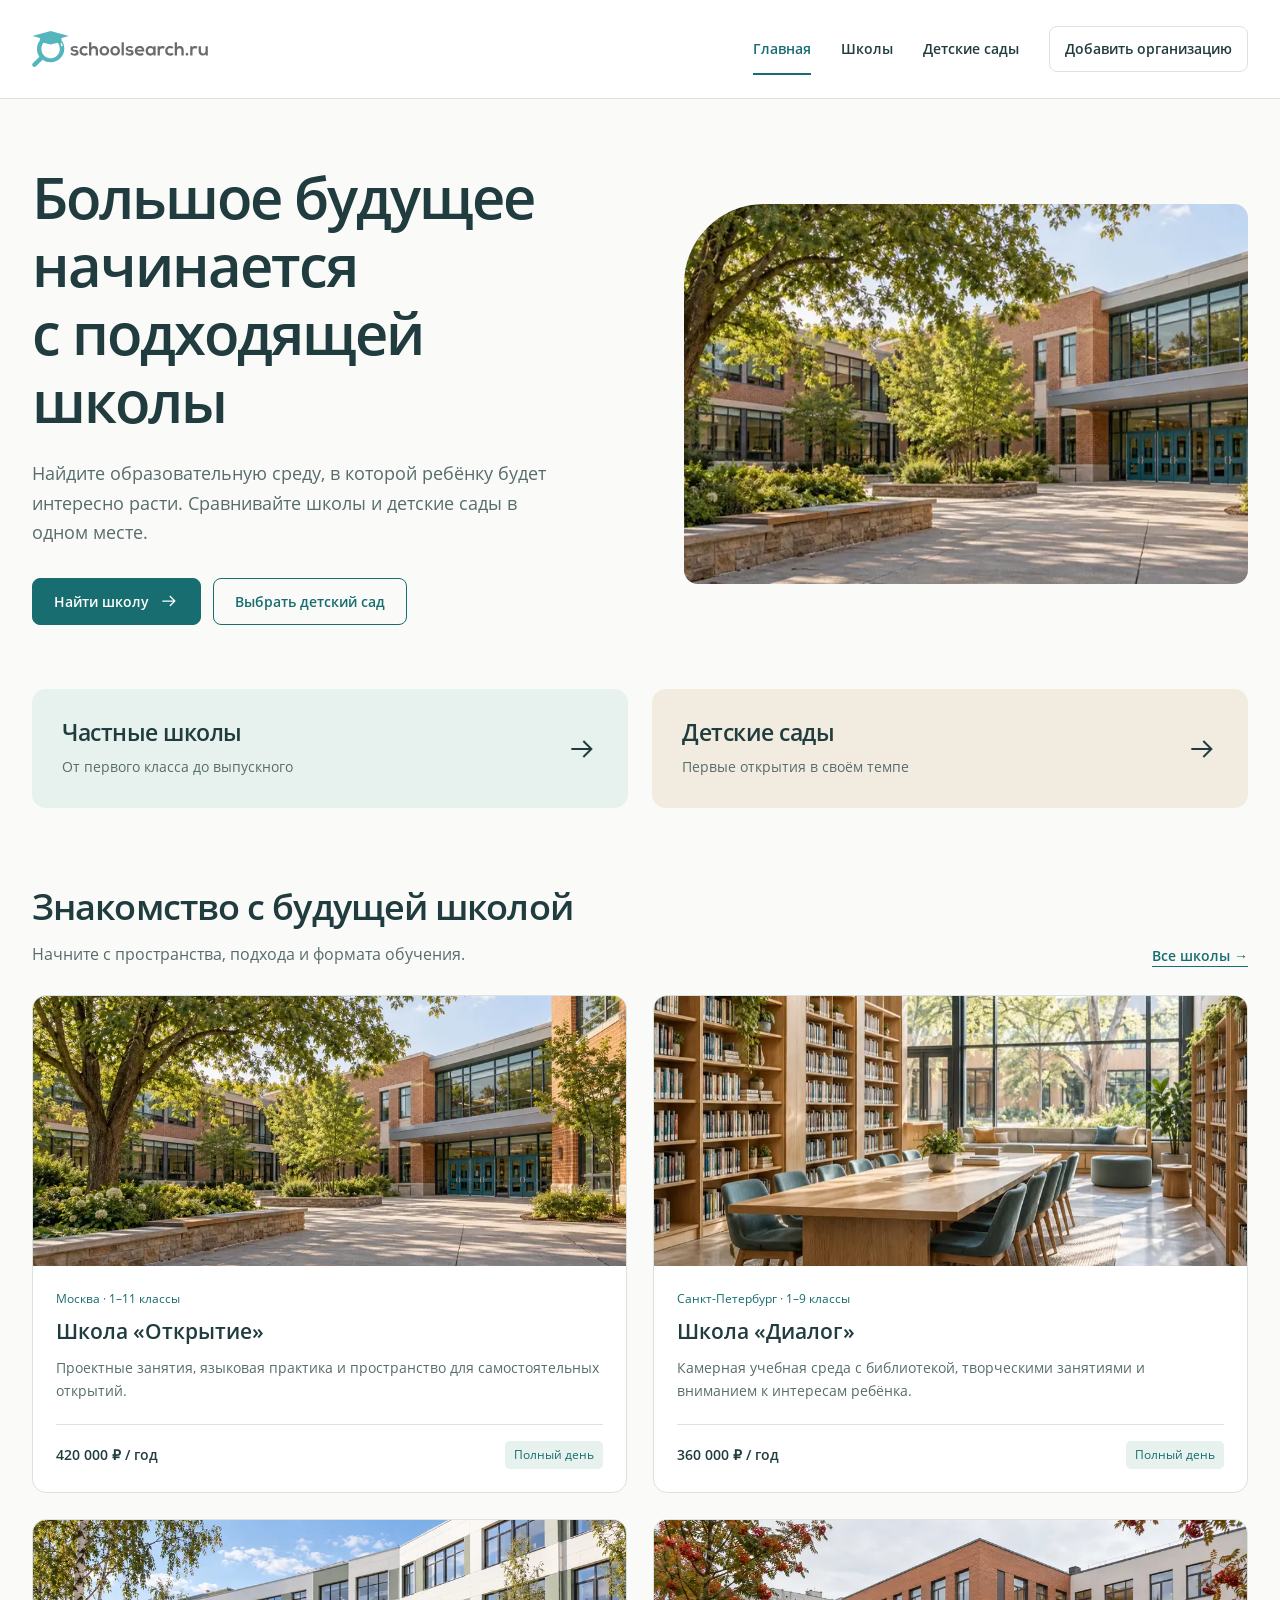
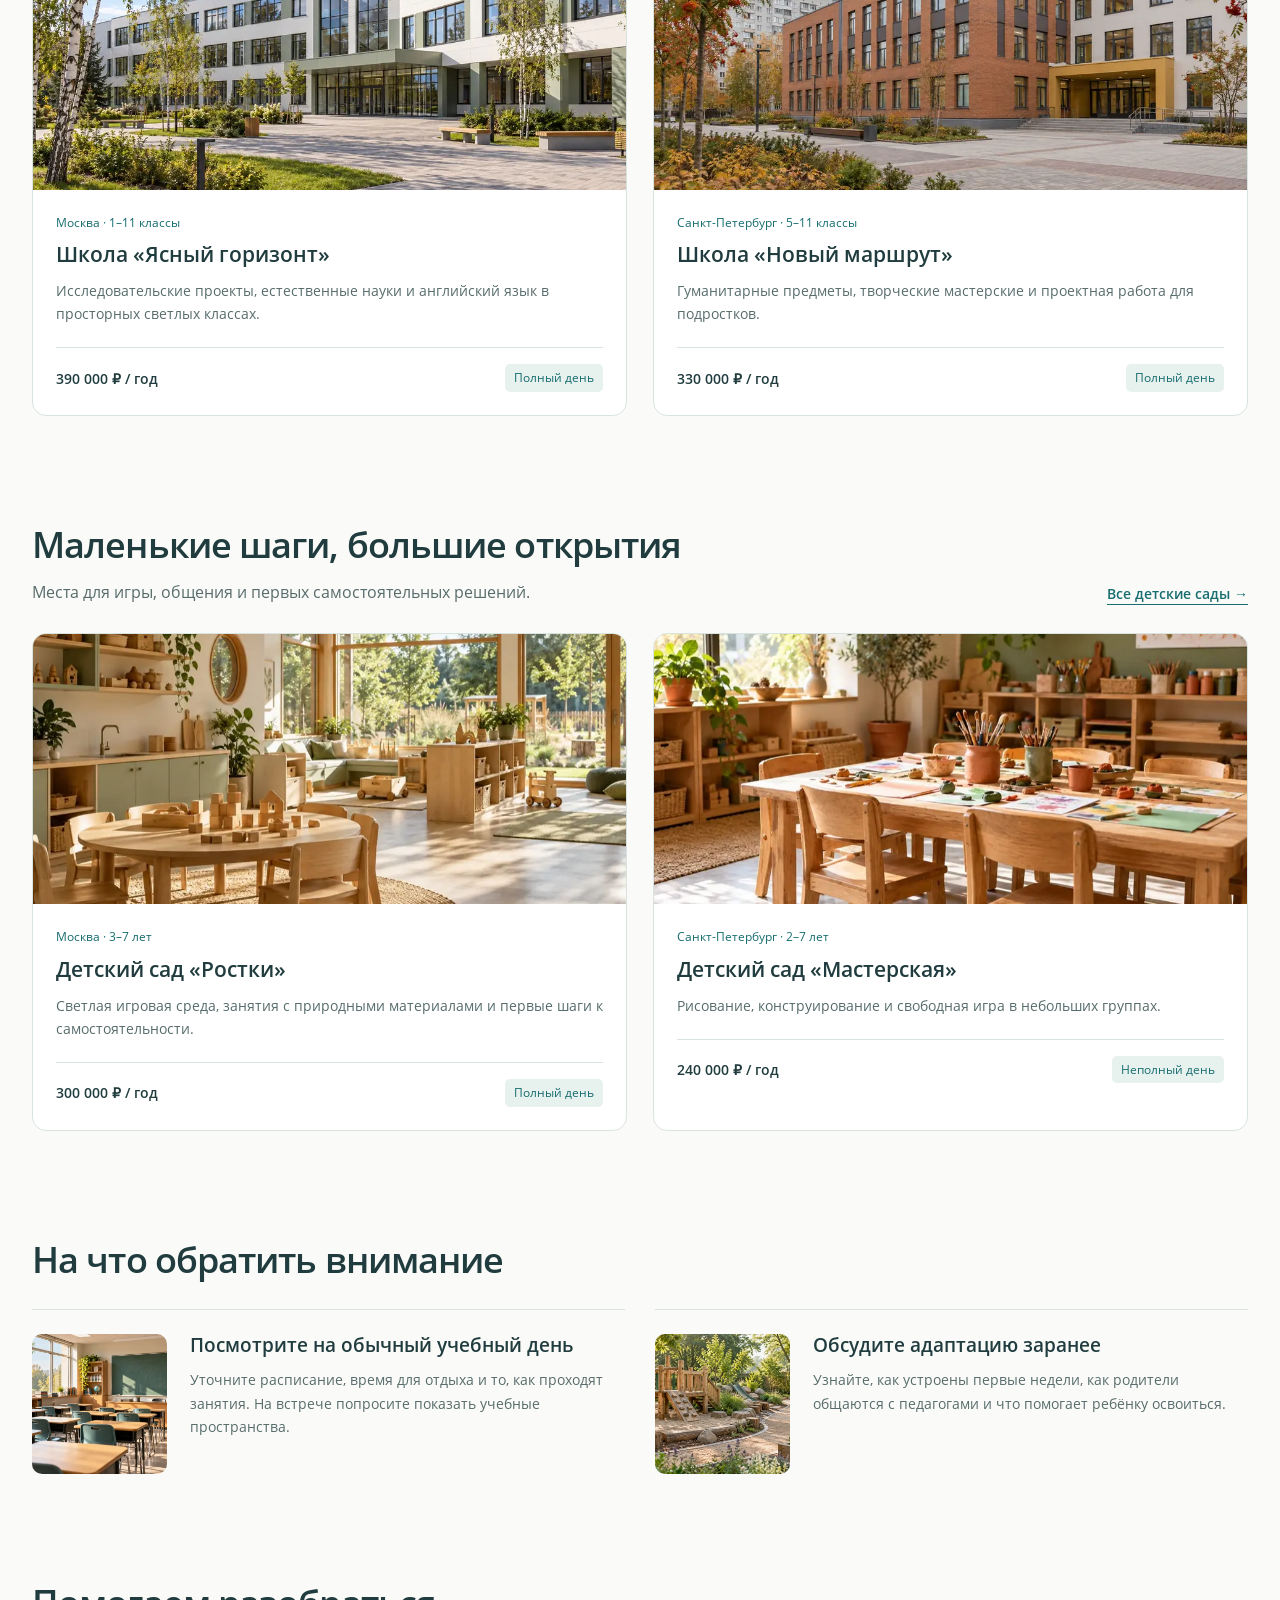
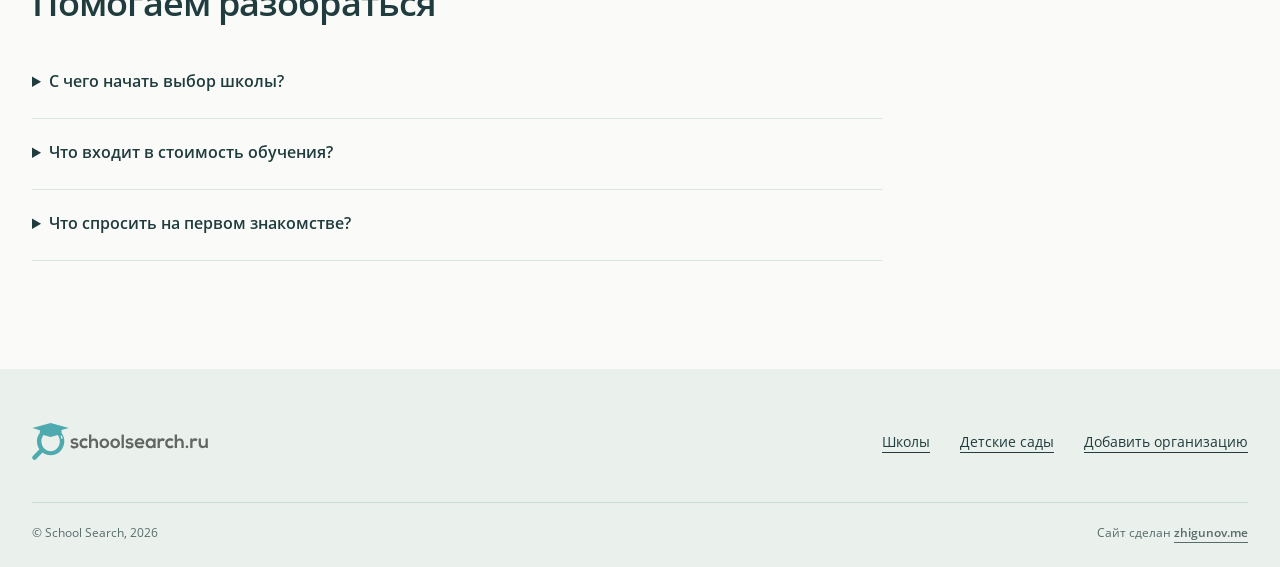
<file: index.html>
<!doctype html><html lang="ru"><head><meta charset="utf-8"><meta name="viewport" content="width=device-width, initial-scale=1"><meta name="description" content="Выберите школу или детский сад для ребёнка. Сравните программы, формат обучения и стоимость в каталоге School Search."><title>Найдите место, где интересно учиться — School Search</title><link rel="icon" href="favicon.ico"><link rel="stylesheet" href="style.css"><script src="data.js" defer></script><script src="script.js" defer></script><meta name="theme-color" content="#176d70"><meta property="og:type" content="website"><meta property="og:locale" content="ru_RU"><meta property="og:site_name" content="School Search"><meta property="og:title" content="Найдите место, где интересно учиться — School Search"><meta property="og:description" content="Выберите школу или детский сад для ребёнка. Сравните программы, формат обучения и стоимость в каталоге School Search."><script type="application/ld+json">{"@context":"https://schema.org","@type":"WebPage","name":"Найдите место, где интересно учиться — School Search","description":"Выберите школу или детский сад для ребёнка. Сравните программы, формат обучения и стоимость в каталоге School Search.","inLanguage":"ru-RU"}</script></head><body data-page="home" ><a class="skip" href="#main">Перейти к содержимому</a><header class="site-header"><div class="wrap header-inner"><a class="logo" href="index.html" aria-label="School Search — главная"><img src="img/logo.svg" alt="School Search" width="176" height="54"></a><button class="menu-toggle" type="button" aria-expanded="false" aria-controls="main-nav">Меню</button><nav class="nav" id="main-nav" aria-label="Основная навигация"><a href="index.html" aria-current="page" >Главная</a><a href="school-search.html"  >Школы</a><a href="kindergarten-search.html"  >Детские сады</a><a href="add.html"  class="nav-add">Добавить организацию</a></nav></div></header><main id="main"><div class="wrap"><section class="hero reveal"><div><h1>Большое будущее начинается<br>с подходящей школы</h1><p>Найдите образовательную среду, в которой ребёнку будет интересно расти. Сравнивайте школы и детские сады в одном месте.</p><div class="hero-actions"><a class="button" href="school-search.html">Найти школу <svg viewBox="0 0 24 24" fill="none" stroke="currentColor" stroke-width="1.5" aria-hidden="true"><path d="M4 12h15m-6-6 6 6-6 6"/></svg></a><a class="button secondary" href="kindergarten-search.html">Выбрать детский сад</a></div></div><div class="hero-photo"><img src="img/school-courtyard.webp" srcset="img/school-courtyard-480.webp 480w, img/school-courtyard.webp 960w" sizes="(max-width: 760px) calc(100vw - 36px), 600px" decoding="async" alt="Светлый школьный двор с деревьями" width="1200" height="800" fetchpriority="high"></div></section><div class="categories"><a class="category" href="school-search.html"><div><h2>Частные школы</h2><p>От первого класса до выпускного</p></div><svg viewBox="0 0 24 24" fill="none" stroke="currentColor" stroke-width="1.5" aria-hidden="true"><path d="M4 12h15m-6-6 6 6-6 6"/></svg></a><a class="category" href="kindergarten-search.html"><div><h2>Детские сады</h2><p>Первые открытия в своём темпе</p></div><svg viewBox="0 0 24 24" fill="none" stroke="currentColor" stroke-width="1.5" aria-hidden="true"><path d="M4 12h15m-6-6 6 6-6 6"/></svg></a></div><section class="section"><div class="section-head"><div><h2>Знакомство с будущей школой</h2><p>Начните с пространства, подхода и формата обучения.</p></div><a class="text-link" href="school-search.html">Все школы →</a></div><div class="cards" data-featured="school"><article class="card"><a class="card-photo" href="school-1.html" tabindex="-1" aria-hidden="true"><img src="img/school-courtyard.webp" srcset="img/school-courtyard-480.webp 480w, img/school-courtyard.webp 960w" sizes="(max-width: 480px) calc(100vw - 36px), (max-width: 760px) 45vw, 560px" decoding="async" alt="" width="600" height="400" loading="lazy"></a><div class="card-body"><div class="card-meta">Москва · 1–11 классы</div><h3><a href="school-1.html">Школа «Открытие»</a></h3><p>Проектные занятия, языковая практика и пространство для самостоятельных открытий.</p><div class="card-foot"><strong>420 000 ₽ / год</strong><span class="tag">Полный день</span></div></div></article><article class="card"><a class="card-photo" href="school-2.html" tabindex="-1" aria-hidden="true"><img src="img/library.webp" srcset="img/library-480.webp 480w, img/library.webp 960w" sizes="(max-width: 480px) calc(100vw - 36px), (max-width: 760px) 45vw, 560px" decoding="async" alt="" width="600" height="400" loading="lazy"></a><div class="card-body"><div class="card-meta">Санкт-Петербург · 1–9 классы</div><h3><a href="school-2.html">Школа «Диалог»</a></h3><p>Камерная учебная среда с библиотекой, творческими занятиями и вниманием к интересам ребёнка.</p><div class="card-foot"><strong>360 000 ₽ / год</strong><span class="tag">Полный день</span></div></div></article><article class="card"><a class="card-photo" href="school-3.html" tabindex="-1" aria-hidden="true"><img src="img/school-horizon.webp" srcset="img/school-horizon-480.webp 480w, img/school-horizon.webp 960w" sizes="(max-width: 480px) calc(100vw - 36px), (max-width: 760px) 45vw, 560px" decoding="async" alt="" width="600" height="400" loading="lazy"></a><div class="card-body"><div class="card-meta">Москва · 1–11 классы</div><h3><a href="school-3.html">Школа «Ясный горизонт»</a></h3><p>Исследовательские проекты, естественные науки и английский язык в просторных светлых классах.</p><div class="card-foot"><strong>390 000 ₽ / год</strong><span class="tag">Полный день</span></div></div></article><article class="card"><a class="card-photo" href="school-4.html" tabindex="-1" aria-hidden="true"><img src="img/school-route.webp" srcset="img/school-route-480.webp 480w, img/school-route.webp 960w" sizes="(max-width: 480px) calc(100vw - 36px), (max-width: 760px) 45vw, 560px" decoding="async" alt="" width="600" height="400" loading="lazy"></a><div class="card-body"><div class="card-meta">Санкт-Петербург · 5–11 классы</div><h3><a href="school-4.html">Школа «Новый маршрут»</a></h3><p>Гуманитарные предметы, творческие мастерские и проектная работа для подростков.</p><div class="card-foot"><strong>330 000 ₽ / год</strong><span class="tag">Полный день</span></div></div></article></div></section><section class="section"><div class="section-head"><div><h2>Маленькие шаги, большие открытия</h2><p>Места для игры, общения и первых самостоятельных решений.</p></div><a class="text-link" href="kindergarten-search.html">Все детские сады →</a></div><div class="cards" data-featured="garden"><article class="card"><a class="card-photo" href="garden-1.html" tabindex="-1" aria-hidden="true"><img src="img/kindergarten-room.webp" srcset="img/kindergarten-room-480.webp 480w, img/kindergarten-room.webp 960w" sizes="(max-width: 480px) calc(100vw - 36px), (max-width: 760px) 45vw, 560px" decoding="async" alt="" width="600" height="400" loading="lazy"></a><div class="card-body"><div class="card-meta">Москва · 3–7 лет</div><h3><a href="garden-1.html">Детский сад «Ростки»</a></h3><p>Светлая игровая среда, занятия с природными материалами и первые шаги к самостоятельности.</p><div class="card-foot"><strong>300 000 ₽ / год</strong><span class="tag">Полный день</span></div></div></article><article class="card"><a class="card-photo" href="garden-2.html" tabindex="-1" aria-hidden="true"><img src="img/art-studio.webp" srcset="img/art-studio-480.webp 480w, img/art-studio.webp 960w" sizes="(max-width: 480px) calc(100vw - 36px), (max-width: 760px) 45vw, 560px" decoding="async" alt="" width="600" height="400" loading="lazy"></a><div class="card-body"><div class="card-meta">Санкт-Петербург · 2–7 лет</div><h3><a href="garden-2.html">Детский сад «Мастерская»</a></h3><p>Рисование, конструирование и свободная игра в небольших группах.</p><div class="card-foot"><strong>240 000 ₽ / год</strong><span class="tag">Неполный день</span></div></div></article></div></section><section class="section"><div class="section-head"><h2>На что обратить внимание</h2></div><div class="guide-grid"><article class="guide"><img src="img/classroom.webp" srcset="img/classroom-480.webp 480w, img/classroom.webp 960w" sizes="(max-width: 760px) calc(100vw - 36px), 600px" decoding="async" alt="Учебный класс" width="270" height="280" loading="lazy"><div><h3>Посмотрите на обычный учебный день</h3><p>Уточните расписание, время для отдыха и то, как проходят занятия. На встрече попросите показать учебные пространства.</p></div></article><article class="guide"><img src="img/garden-playground.webp" srcset="img/garden-playground-480.webp 480w, img/garden-playground.webp 960w" sizes="(max-width: 760px) calc(100vw - 36px), 600px" decoding="async" alt="Площадка для детских игр" width="270" height="280" loading="lazy"><div><h3>Обсудите адаптацию заранее</h3><p>Узнайте, как устроены первые недели, как родители общаются с педагогами и что помогает ребёнку освоиться.</p></div></article></div></section><section class="section faq"><h2>Помогаем разобраться</h2><details><summary>С чего начать выбор школы?</summary><p>Определите удобный район, бюджет и подходящий режим дня. Затем сравните несколько вариантов и запланируйте знакомство с педагогами.</p></details><details><summary>Что входит в стоимость обучения?</summary><p>Состав услуг зависит от организации. Отдельно уточните питание, дополнительные занятия, учебные материалы и вступительные платежи.</p></details><details><summary>Что спросить на первом знакомстве?</summary><p>Уточните размер групп, распорядок дня, подход к адаптации и способы общения с педагогами. Обсудите интересы ребёнка и ваши ожидания.</p></details></section></div></main><footer class="site-footer"><div class="wrap"><div class="footer-top"><div><a class="logo" href="index.html"><img src="img/logo.svg" alt="School Search — главная" width="176" height="54"></a></div><nav class="footer-links" aria-label="Навигация в подвале"><a href="school-search.html">Школы</a><a href="kindergarten-search.html">Детские сады</a><a href="add.html">Добавить организацию</a></nav></div><div class="footer-bottom"><span>© School Search, 2026</span><span class="author-credit">Сайт сделан <a href="https://zhigunov.me">zhigunov.me</a></span></div></div></footer></body></html>
</file>
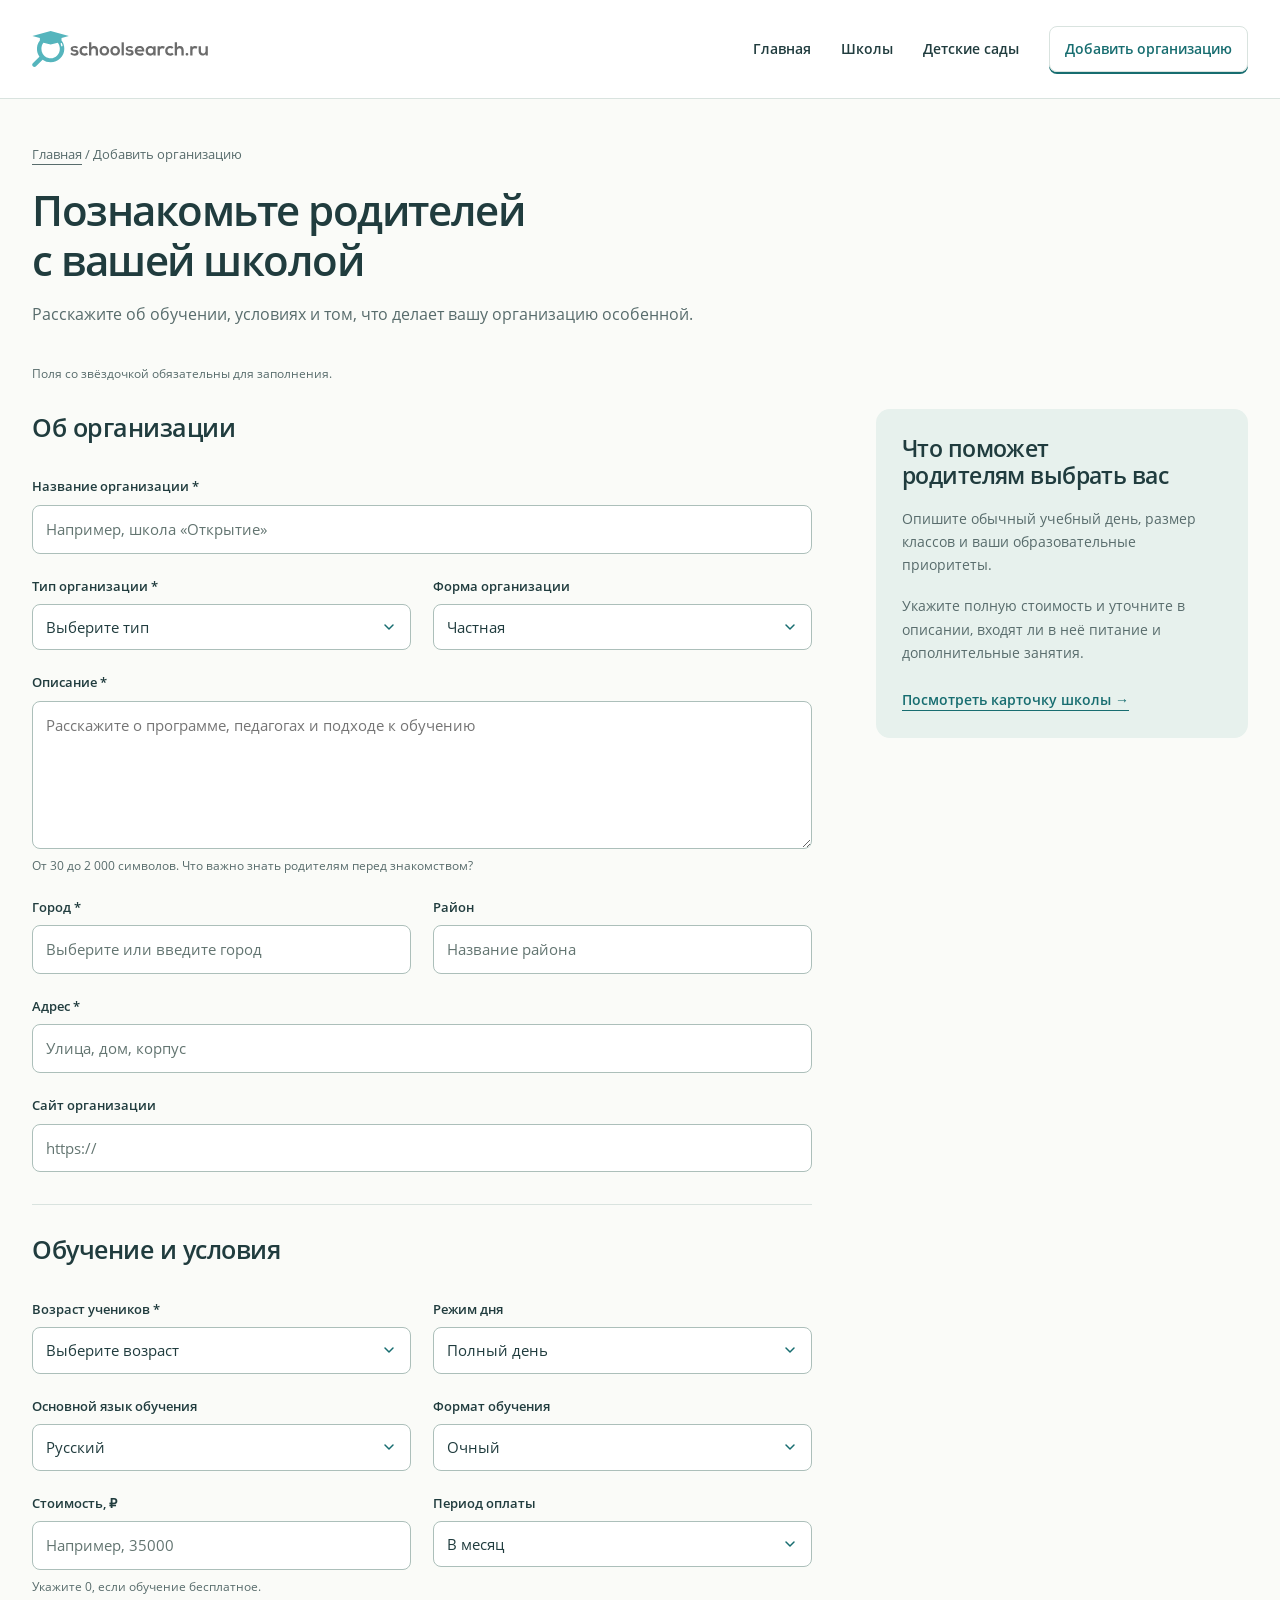
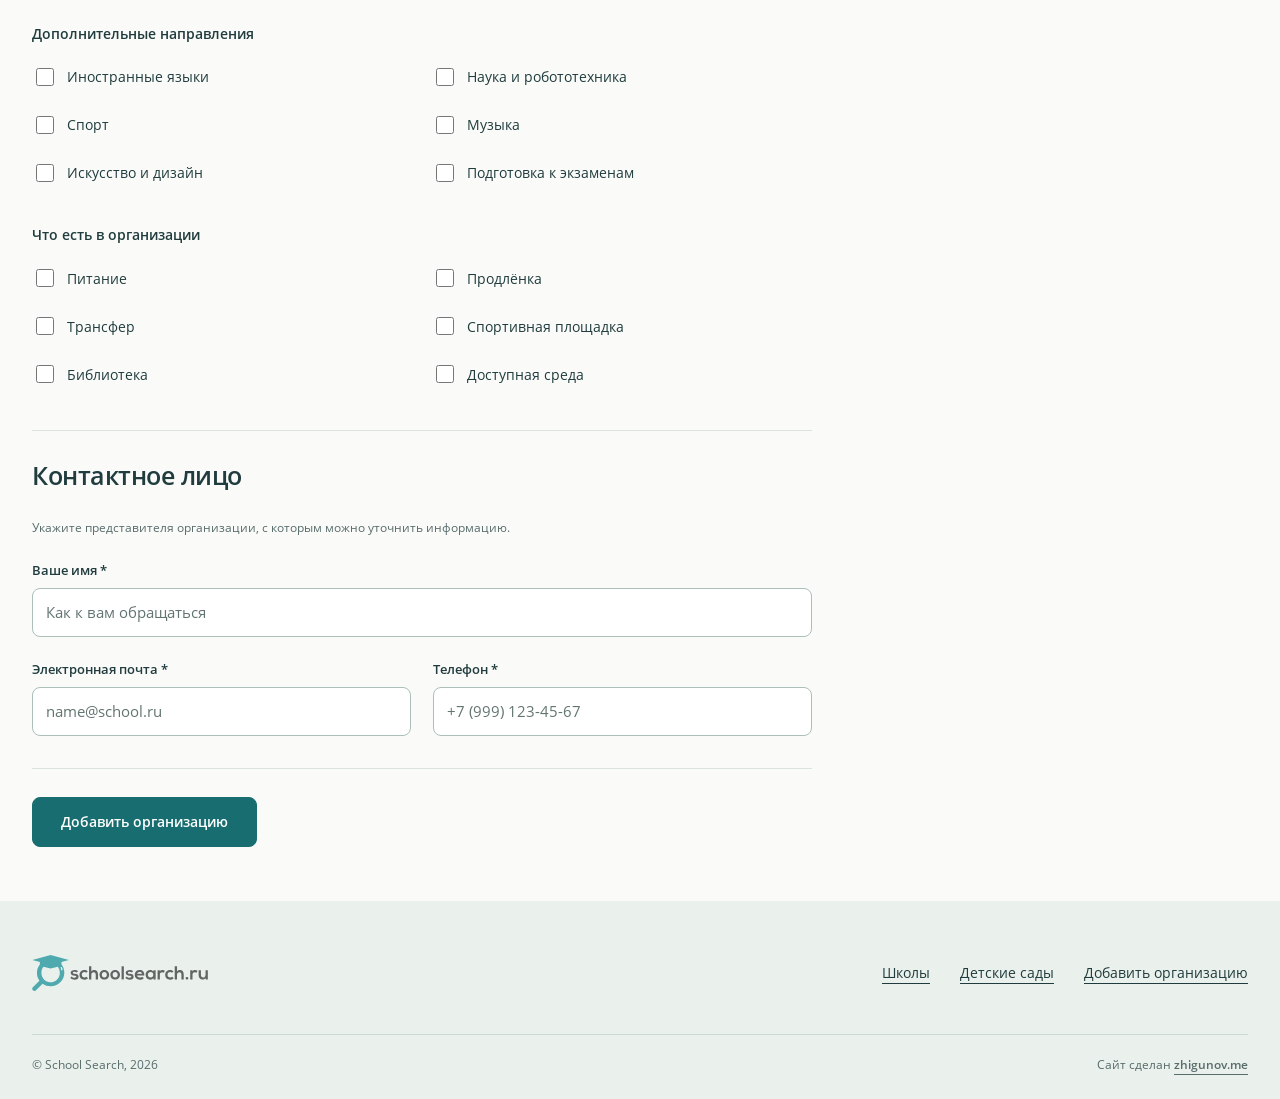
<file: add.html>
<!doctype html><html lang="ru"><head><meta charset="utf-8"><meta name="viewport" content="width=device-width, initial-scale=1"><meta name="description" content="Добавьте школу или детский сад в каталог School Search. Укажите описание, программу, условия обучения и контакты представителя."><title>Добавить организацию — School Search</title><link rel="icon" href="favicon.ico"><link rel="stylesheet" href="style.css"><script src="data.js" defer></script><script src="script.js" defer></script><meta name="theme-color" content="#176d70"><meta property="og:type" content="website"><meta property="og:locale" content="ru_RU"><meta property="og:site_name" content="School Search"><meta property="og:title" content="Добавить организацию — School Search"><meta property="og:description" content="Добавьте школу или детский сад в каталог School Search. Укажите описание, программу, условия обучения и контакты представителя."><script type="application/ld+json">{"@context":"https://schema.org","@type":"WebPage","name":"Добавить организацию — School Search","description":"Добавьте школу или детский сад в каталог School Search. Укажите описание, программу, условия обучения и контакты представителя.","inLanguage":"ru-RU"}</script></head><body data-page="add" ><a class="skip" href="#main">Перейти к содержимому</a><header class="site-header"><div class="wrap header-inner"><a class="logo" href="index.html" aria-label="School Search — главная"><img src="img/logo.svg" alt="School Search" width="176" height="54"></a><button class="menu-toggle" type="button" aria-expanded="false" aria-controls="main-nav">Меню</button><nav class="nav" id="main-nav" aria-label="Основная навигация"><a href="index.html"  >Главная</a><a href="school-search.html"  >Школы</a><a href="kindergarten-search.html"  >Детские сады</a><a href="add.html" aria-current="page" class="nav-add">Добавить организацию</a></nav></div></header><main id="main"><div class="wrap"><div class="page-title"><div class="breadcrumb"><a href="index.html">Главная</a> / Добавить организацию</div><h1>Познакомьте родителей<br>с вашей школой</h1><p>Расскажите об обучении, условиях и том, что делает вашу организацию особенной.</p></div><div class="application-layout"><form id="organization-form" class="organization-form"><p class="form-hint">Поля со звёздочкой обязательны для заполнения.</p><fieldset class="application-section"><legend>Об организации</legend><div class="form-grid"><label class="field full" for="org-name">Название организации *<input id="org-name" name="name" required maxlength="150" autocomplete="organization" placeholder="Например, школа «Открытие»"></label><label class="field" for="org-type">Тип организации *<select id="org-type" name="type" required><option value="">Выберите тип</option><option value="school">Школа</option><option value="garden">Детский сад</option><option value="center">Образовательный центр</option></select></label><label class="field" for="org-ownership">Форма организации<select id="org-ownership" name="ownership"><option>Частная</option><option>Государственная</option><option>Муниципальная</option></select></label><label class="field full" for="org-description">Описание *<textarea id="org-description" name="description" rows="5" required minlength="30" maxlength="2000" aria-describedby="description-hint" placeholder="Расскажите о программе, педагогах и подходе к обучению"></textarea><span class="form-hint" id="description-hint">От 30 до 2 000 символов. Что важно знать родителям перед знакомством?</span></label><label class="field" for="org-city">Город *<input id="org-city" name="city" list="city-options" required maxlength="100" autocomplete="address-level2" placeholder="Выберите или введите город"><datalist id="city-options"><option value="Москва"><option value="Санкт-Петербург"><option value="Казань"><option value="Екатеринбург"><option value="Новосибирск"></datalist></label><label class="field" for="org-district">Район<input id="org-district" name="district" maxlength="100" placeholder="Название района"></label><label class="field full" for="org-address">Адрес *<input id="org-address" name="address" required maxlength="250" autocomplete="street-address" placeholder="Улица, дом, корпус"></label><label class="field full" for="org-site">Сайт организации<input id="org-site" name="website" type="url" maxlength="250" autocomplete="url" placeholder="https://"></label></div></fieldset><fieldset class="application-section"><legend>Обучение и условия</legend><div class="form-grid"><label class="field" for="org-age">Возраст учеников *<select id="org-age" name="age" required><option value="">Выберите возраст</option><option>2–7 лет</option><option>1–4 классы</option><option>1–9 классы</option><option>1–11 классы</option><option>5–11 классы</option><option>Разные возрастные группы</option></select></label><label class="field" for="org-schedule">Режим дня<select id="org-schedule" name="schedule"><option>Полный день</option><option>Неполный день</option><option>Гибкое расписание</option><option>Занятия по выходным</option></select></label><label class="field" for="org-language">Основной язык обучения<select id="org-language" name="language"><option>Русский</option><option>Английский</option><option>Русский и английский</option><option>Другой</option></select></label><label class="field" for="org-format">Формат обучения<select id="org-format" name="format"><option>Очный</option><option>Онлайн</option><option>Смешанный</option></select></label><label class="field" for="org-price">Стоимость, ₽<input id="org-price" name="price" type="number" min="0" max="10000000" step="1" inputmode="numeric" placeholder="Например, 35000"><span class="form-hint">Укажите 0, если обучение бесплатное.</span></label><label class="field" for="org-period">Период оплаты<select id="org-period" name="period"><option>В месяц</option><option>В год</option><option>За занятие</option></select></label></div><fieldset class="options-group"><legend>Дополнительные направления</legend><div class="check-grid"><label class="check"><input type="checkbox" name="activities" value="Иностранные языки">Иностранные языки</label><label class="check"><input type="checkbox" name="activities" value="Наука и робототехника">Наука и робототехника</label><label class="check"><input type="checkbox" name="activities" value="Спорт">Спорт</label><label class="check"><input type="checkbox" name="activities" value="Музыка">Музыка</label><label class="check"><input type="checkbox" name="activities" value="Искусство и дизайн">Искусство и дизайн</label><label class="check"><input type="checkbox" name="activities" value="Подготовка к экзаменам">Подготовка к экзаменам</label></div></fieldset><fieldset class="options-group"><legend>Что есть в организации</legend><div class="check-grid"><label class="check"><input type="checkbox" name="facilities" value="Питание">Питание</label><label class="check"><input type="checkbox" name="facilities" value="Продлёнка">Продлёнка</label><label class="check"><input type="checkbox" name="facilities" value="Трансфер">Трансфер</label><label class="check"><input type="checkbox" name="facilities" value="Спортивная площадка">Спортивная площадка</label><label class="check"><input type="checkbox" name="facilities" value="Библиотека">Библиотека</label><label class="check"><input type="checkbox" name="facilities" value="Доступная среда">Доступная среда</label></div></fieldset></fieldset><fieldset class="application-section"><legend>Контактное лицо</legend><p class="form-hint section-hint">Укажите представителя организации, с которым можно уточнить информацию.</p><div class="form-grid"><label class="field full" for="org-contact">Ваше имя *<input id="org-contact" name="contact" required maxlength="100" autocomplete="name" placeholder="Как к вам обращаться"></label><label class="field" for="org-email">Электронная почта *<input id="org-email" name="email" type="email" required maxlength="150" autocomplete="email" placeholder="name@school.ru"></label><label class="field" for="org-phone">Телефон *<input id="org-phone" name="phone" type="tel" required maxlength="30" autocomplete="tel" placeholder="+7 (999) 123-45-67"></label></div></fieldset><div class="application-submit"><button class="button" type="submit">Добавить организацию</button></div></form><aside class="application-help"><h2>Что поможет родителям выбрать вас</h2><p>Опишите обычный учебный день, размер классов и ваши образовательные приоритеты.</p><p>Укажите полную стоимость и уточните в описании, входят ли в неё питание и дополнительные занятия.</p><a class="text-link" href="school-1.html">Посмотреть карточку школы →</a></aside></div></div><dialog id="application-success" class="success-dialog" aria-labelledby="success-title" aria-describedby="success-message"><button type="button" class="dialog-close" aria-label="Закрыть окно"><svg viewBox="0 0 24 24" fill="none" stroke="currentColor" stroke-width="1.5" aria-hidden="true"><path d="m6 6 12 12M18 6 6 18"/></svg></button><div class="success-icon"><svg viewBox="0 0 32 32" fill="none" stroke="currentColor" stroke-width="2" aria-hidden="true"><path d="m8 16 5 5L24 10"/></svg></div><h2 id="success-title">Спасибо!</h2><p id="success-message">Мы рассмотрим вашу заявку и свяжемся с вами, когда школа будет добавлена.</p><button type="button" class="button dialog-done" autofocus>Понятно</button></dialog></main><footer class="site-footer"><div class="wrap"><div class="footer-top"><div><a class="logo" href="index.html"><img src="img/logo.svg" alt="School Search — главная" width="176" height="54"></a></div><nav class="footer-links" aria-label="Навигация в подвале"><a href="school-search.html">Школы</a><a href="kindergarten-search.html">Детские сады</a><a href="add.html">Добавить организацию</a></nav></div><div class="footer-bottom"><span>© School Search, 2026</span><span class="author-credit">Сайт сделан <a href="https://zhigunov.me">zhigunov.me</a></span></div></div></footer></body></html>
</file>
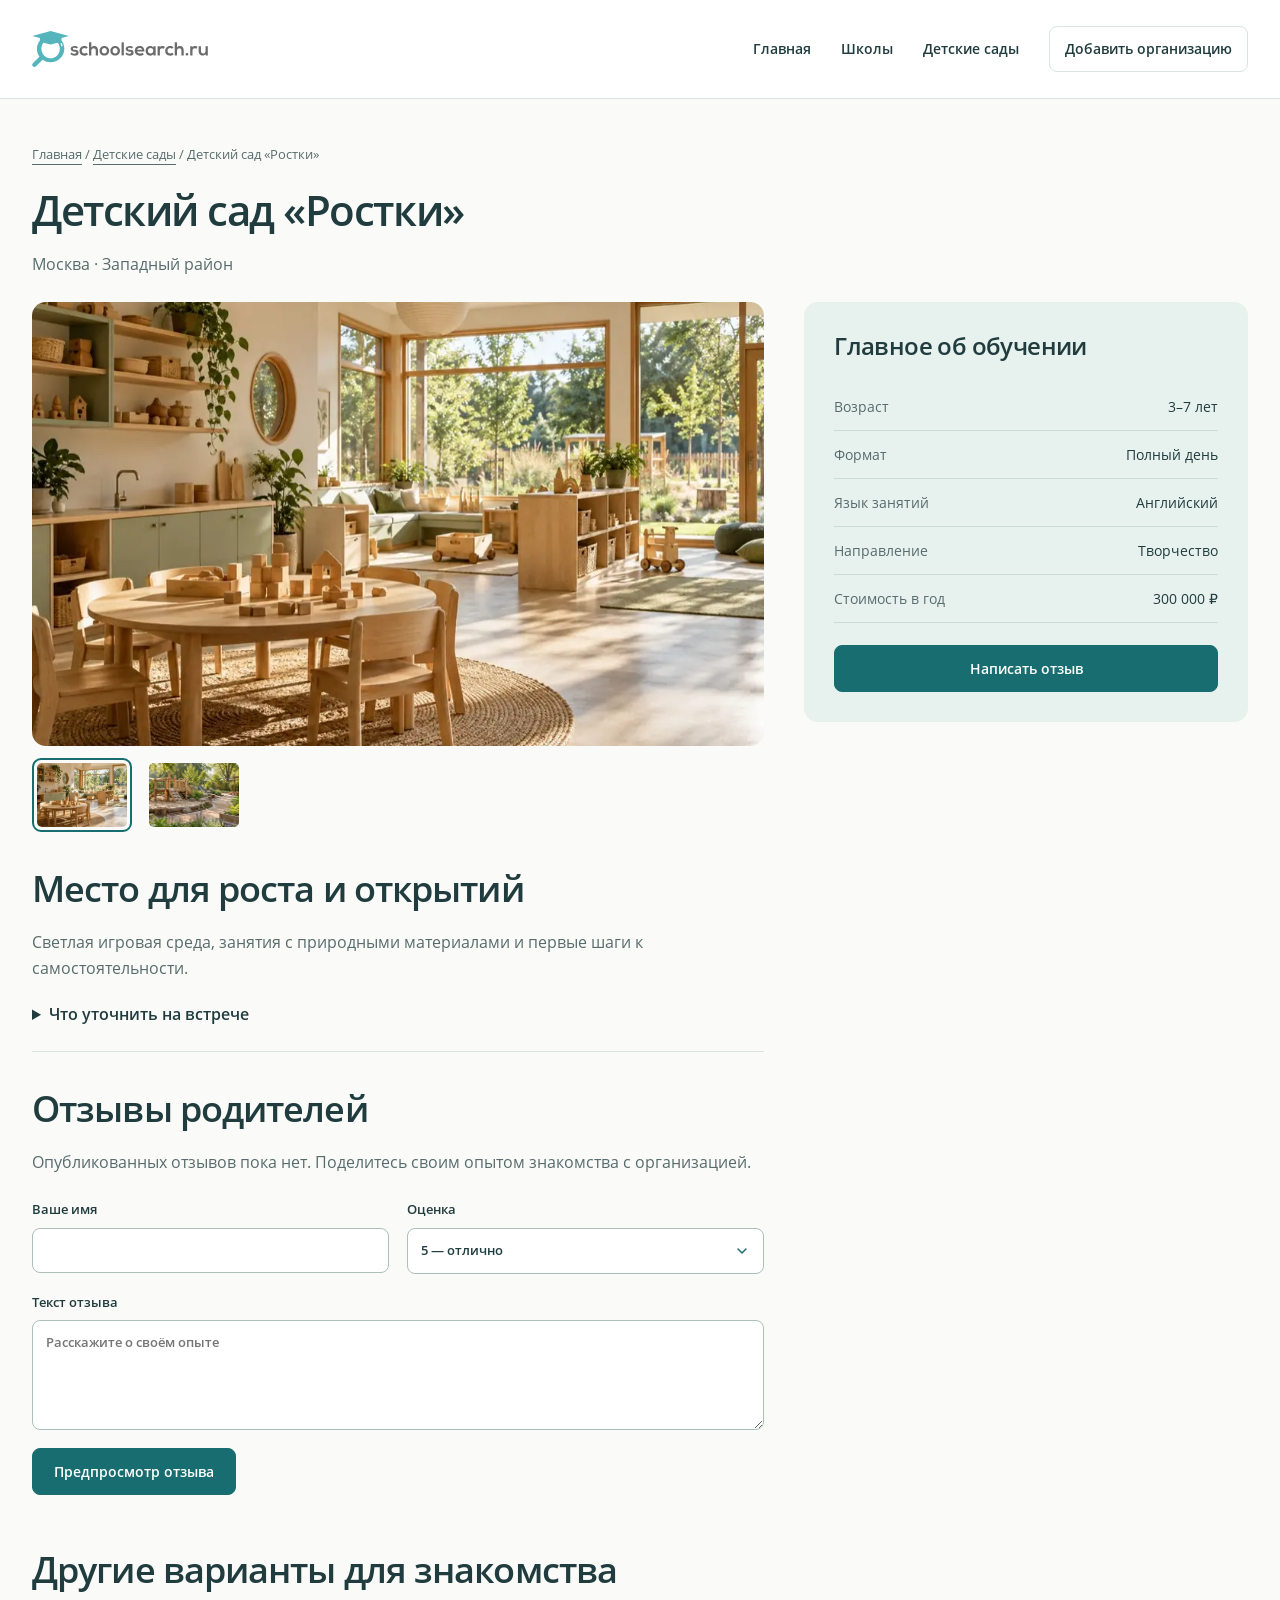
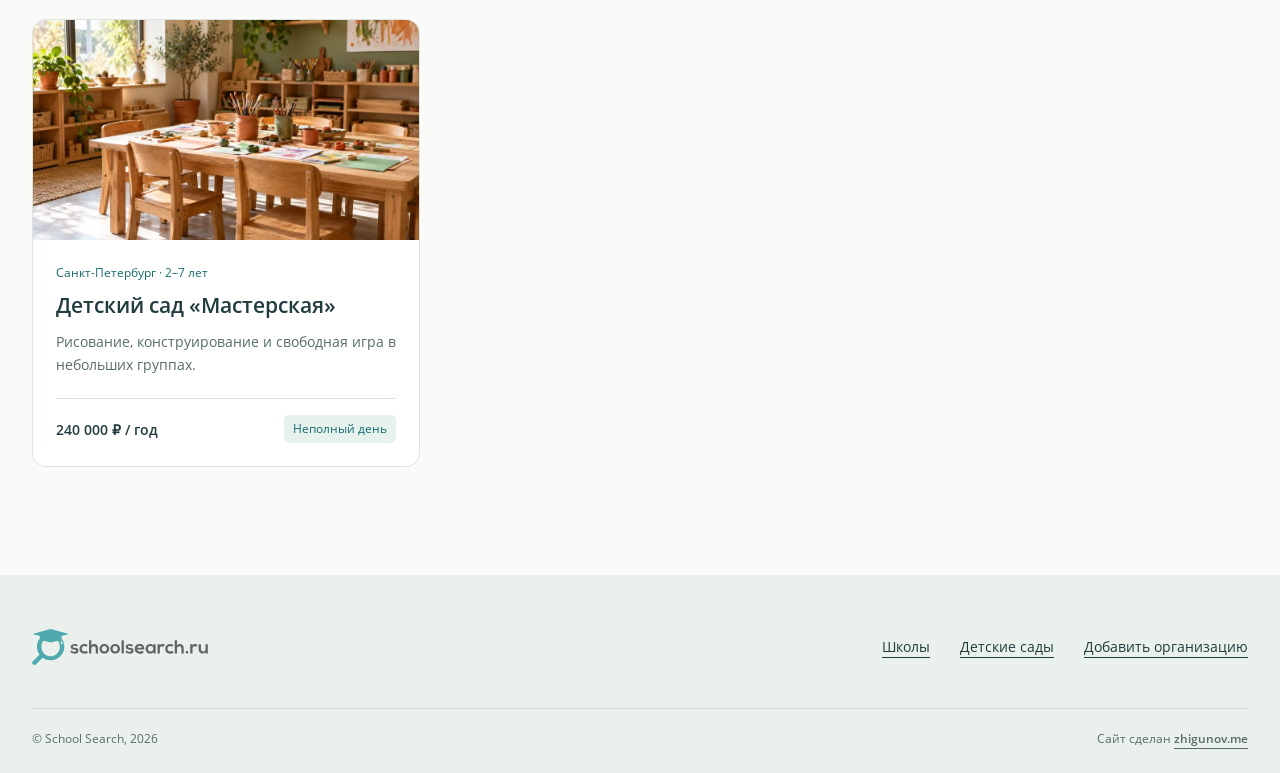
<file: garden-1.html>
<!doctype html><html lang="ru"><head><meta charset="utf-8"><meta name="viewport" content="width=device-width, initial-scale=1"><meta name="description" content="Детский сад «Ростки», Москва. Светлая игровая среда, занятия с природными материалами и первые шаги к самостоятельности. Возраст: 3–7 лет. Формат: полный день."><title>Детский сад «Ростки» в Москве — School Search</title><link rel="icon" href="favicon.ico"><link rel="stylesheet" href="style.css"><script src="data.js" defer></script><script src="script.js" defer></script><meta name="theme-color" content="#176d70"><meta property="og:type" content="website"><meta property="og:locale" content="ru_RU"><meta property="og:site_name" content="School Search"><meta property="og:title" content="Детский сад «Ростки» в Москве — School Search"><meta property="og:description" content="Детский сад «Ростки», Москва. Светлая игровая среда, занятия с природными материалами и первые шаги к самостоятельности. Возраст: 3–7 лет. Формат: полный день."><script type="application/ld+json">{"@context":"https://schema.org","@type":"WebPage","name":"Детский сад «Ростки» в Москве — School Search","description":"Детский сад «Ростки», Москва. Светлая игровая среда, занятия с природными материалами и первые шаги к самостоятельности. Возраст: 3–7 лет. Формат: полный день.","inLanguage":"ru-RU"}</script></head><body data-page="detail" data-id="garden-1" ><a class="skip" href="#main">Перейти к содержимому</a><header class="site-header"><div class="wrap header-inner"><a class="logo" href="index.html" aria-label="School Search — главная"><img src="img/logo.svg" alt="School Search" width="176" height="54"></a><button class="menu-toggle" type="button" aria-expanded="false" aria-controls="main-nav">Меню</button><nav class="nav" id="main-nav" aria-label="Основная навигация"><a href="index.html"  >Главная</a><a href="school-search.html"  >Школы</a><a href="kindergarten-search.html"  >Детские сады</a><a href="add.html"  class="nav-add">Добавить организацию</a></nav></div></header><main id="main"><div class="wrap"><div class="page-title"><div class="breadcrumb"><a href="index.html">Главная</a> / <a id="back-catalog" href="kindergarten-search.html">Детские сады</a> / <span data-name>Детский сад «Ростки»</span></div><h1 data-name>Детский сад «Ростки»</h1><p id="detail-city">Москва · Западный район</p></div><div class="detail-layout"><div><img id="gallery-image" class="gallery-main" src="img/kindergarten-room.webp" srcset="img/kindergarten-room-480.webp 480w, img/kindergarten-room.webp 960w" sizes="(max-width: 760px) calc(100vw - 36px), 600px" decoding="async" alt="Детский сад «Ростки» — здание" width="1200" height="800"><div id="gallery-thumbs" class="gallery-thumbs" role="group" aria-label="Фотографии пространства"></div><article class="article"><h2>Место для роста и открытий</h2><p id="detail-description">Светлая игровая среда, занятия с природными материалами и первые шаги к самостоятельности.</p><details><summary>Что уточнить на встрече</summary><p>Спросите о размере классов или групп, квалификации педагогов, расписании, питании и прогулках. Обсудите адаптацию, обратную связь и полную стоимость обучения.</p></details><h2>Отзывы родителей</h2><p>Опубликованных отзывов пока нет. Поделитесь своим опытом знакомства с организацией.</p><form id="review-form" class="review-form"><label class="field" for="review-name">Ваше имя<input id="review-name" name="name" required maxlength="80" autocomplete="given-name"></label><label class="field" for="review-rating">Оценка<select id="review-rating" name="rating"><option value="5">5 — отлично</option><option value="4">4 — хорошо</option><option value="3">3 — удовлетворительно</option><option value="2">2 — плохо</option><option value="1">1 — очень плохо</option></select></label><label class="field full" for="review-text">Текст отзыва<textarea id="review-text" name="review" rows="4" maxlength="2000" required placeholder="Расскажите о своём опыте"></textarea></label><div class="full"><button class="button" type="submit">Предпросмотр отзыва</button></div></form><div class="status" id="review-status" role="status" hidden></div></article></div><aside class="detail-aside"><h2>Главное об обучении</h2><dl id="detail-facts"><div><dt>Возраст</dt><dd>3–7 лет</dd></div><div><dt>Формат</dt><dd>Полный день</dd></div><div><dt>Язык занятий</dt><dd>Английский</dd></div><div><dt>Направление</dt><dd>Творчество</dd></div><div><dt>Стоимость в год</dt><dd>300 000 ₽</dd></div></dl><a class="button" href="#review-form">Написать отзыв</a></aside></div><section class="section"><div class="section-head"><h2>Другие варианты для знакомства</h2></div><div class="cards" id="related"><article class="card"><a class="card-photo" href="garden-2.html" tabindex="-1" aria-hidden="true"><img src="img/art-studio.webp" srcset="img/art-studio-480.webp 480w, img/art-studio.webp 960w" sizes="(max-width: 480px) calc(100vw - 36px), (max-width: 760px) 45vw, 560px" decoding="async" alt="" width="600" height="400" loading="lazy"></a><div class="card-body"><div class="card-meta">Санкт-Петербург · 2–7 лет</div><h3><a href="garden-2.html">Детский сад «Мастерская»</a></h3><p>Рисование, конструирование и свободная игра в небольших группах.</p><div class="card-foot"><strong>240 000 ₽ / год</strong><span class="tag">Неполный день</span></div></div></article></div></section></div></main><footer class="site-footer"><div class="wrap"><div class="footer-top"><div><a class="logo" href="index.html"><img src="img/logo.svg" alt="School Search — главная" width="176" height="54"></a></div><nav class="footer-links" aria-label="Навигация в подвале"><a href="school-search.html">Школы</a><a href="kindergarten-search.html">Детские сады</a><a href="add.html">Добавить организацию</a></nav></div><div class="footer-bottom"><span>© School Search, 2026</span><span class="author-credit">Сайт сделан <a href="https://zhigunov.me">zhigunov.me</a></span></div></div></footer></body></html>
</file>
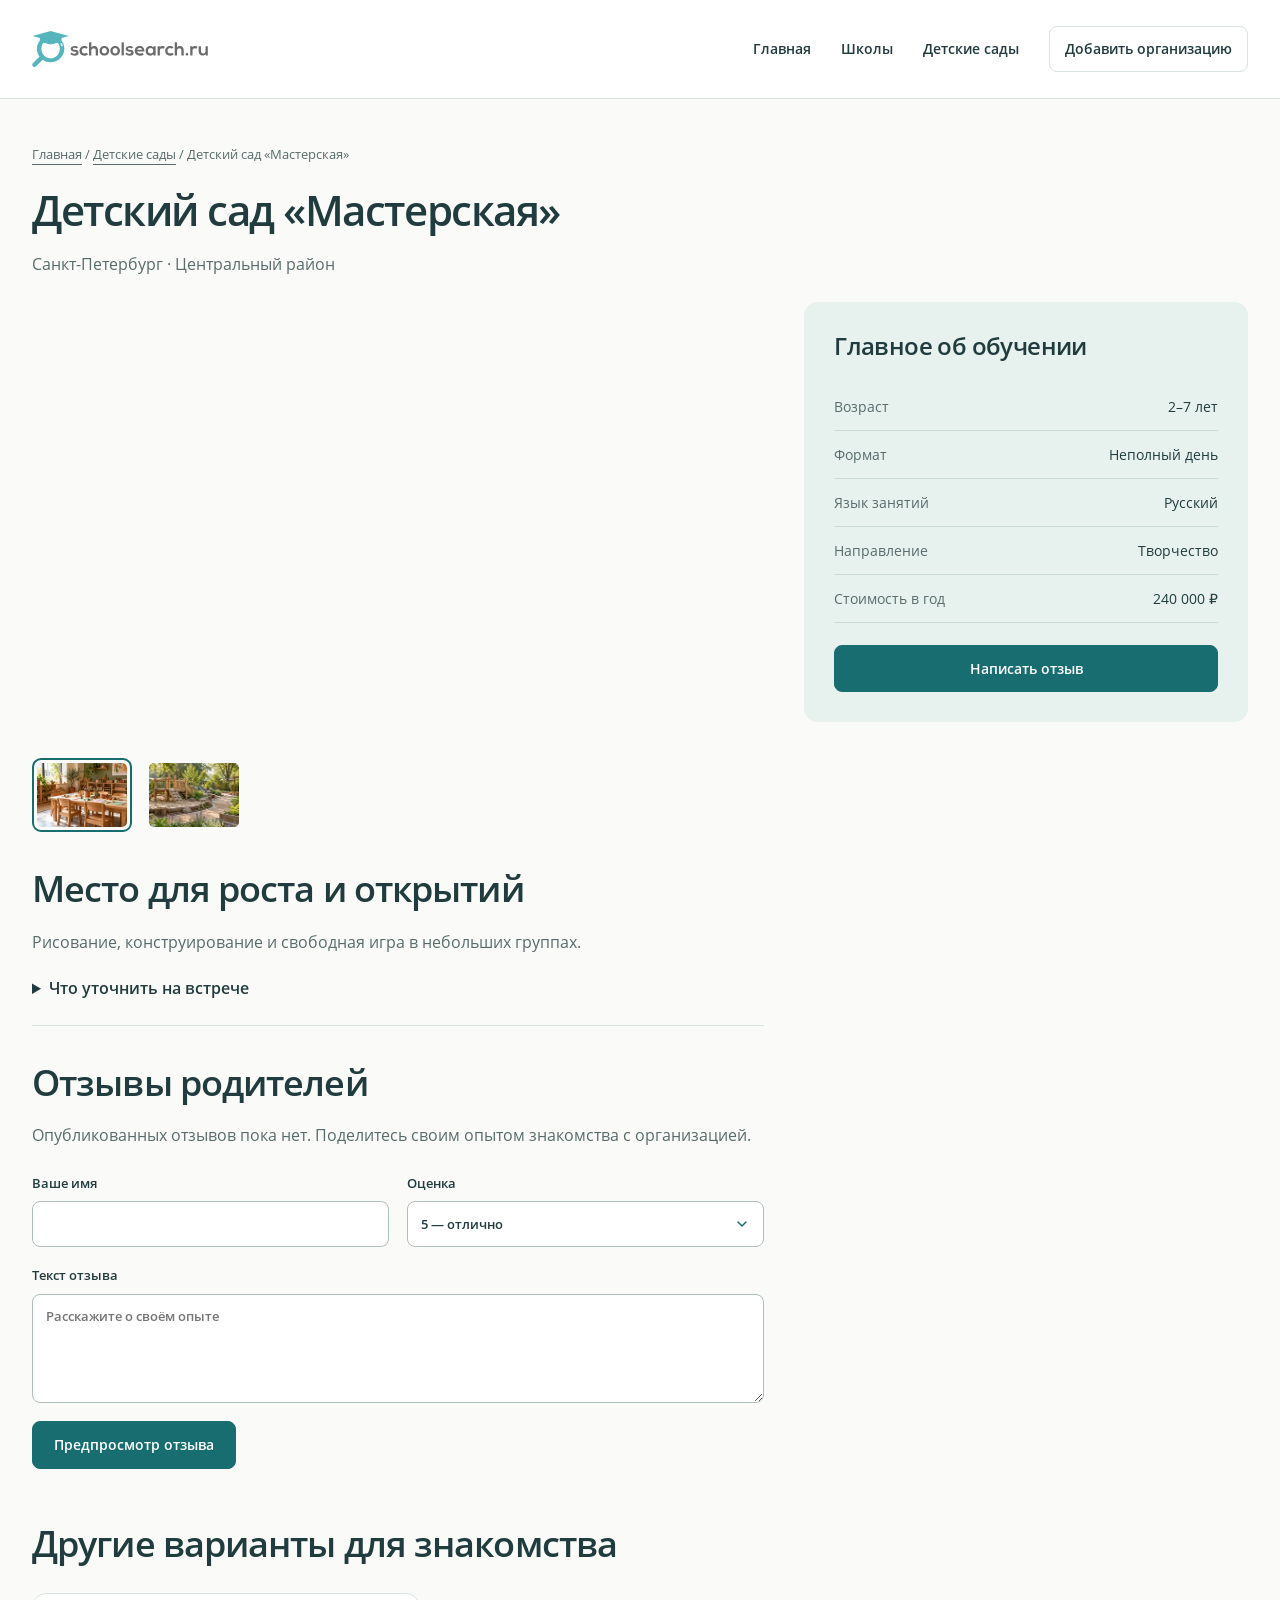
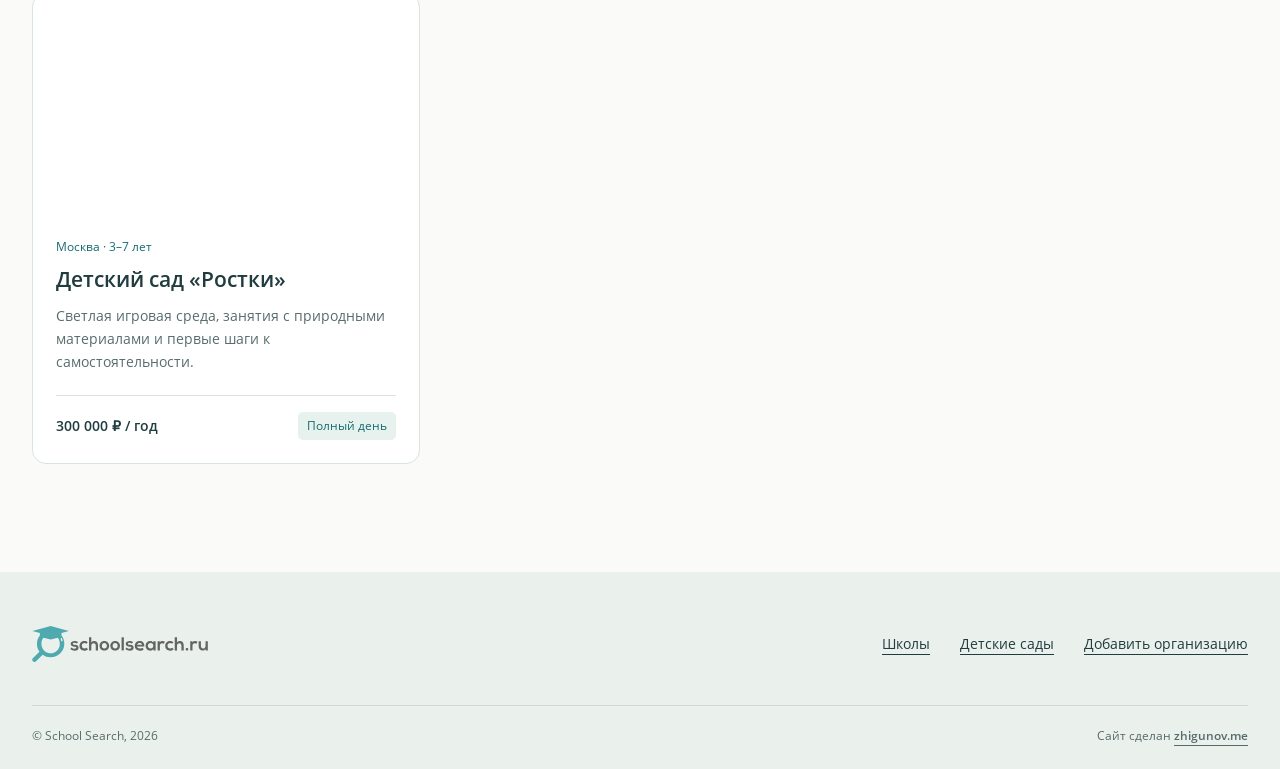
<file: garden-2.html>
<!doctype html><html lang="ru"><head><meta charset="utf-8"><meta name="viewport" content="width=device-width, initial-scale=1"><meta name="description" content="Детский сад «Мастерская», Санкт-Петербург. Рисование, конструирование и свободная игра в небольших группах. Возраст: 2–7 лет. Формат: неполный день."><title>Детский сад «Мастерская» в Санкт-Петербурге — School Search</title><link rel="icon" href="favicon.ico"><link rel="stylesheet" href="style.css"><script src="data.js" defer></script><script src="script.js" defer></script><meta name="theme-color" content="#176d70"><meta property="og:type" content="website"><meta property="og:locale" content="ru_RU"><meta property="og:site_name" content="School Search"><meta property="og:title" content="Детский сад «Мастерская» в Санкт-Петербурге — School Search"><meta property="og:description" content="Детский сад «Мастерская», Санкт-Петербург. Рисование, конструирование и свободная игра в небольших группах. Возраст: 2–7 лет. Формат: неполный день."><script type="application/ld+json">{"@context":"https://schema.org","@type":"WebPage","name":"Детский сад «Мастерская» в Санкт-Петербурге — School Search","description":"Детский сад «Мастерская», Санкт-Петербург. Рисование, конструирование и свободная игра в небольших группах. Возраст: 2–7 лет. Формат: неполный день.","inLanguage":"ru-RU"}</script></head><body data-page="detail" data-id="garden-2" ><a class="skip" href="#main">Перейти к содержимому</a><header class="site-header"><div class="wrap header-inner"><a class="logo" href="index.html" aria-label="School Search — главная"><img src="img/logo.svg" alt="School Search" width="176" height="54"></a><button class="menu-toggle" type="button" aria-expanded="false" aria-controls="main-nav">Меню</button><nav class="nav" id="main-nav" aria-label="Основная навигация"><a href="index.html"  >Главная</a><a href="school-search.html"  >Школы</a><a href="kindergarten-search.html"  >Детские сады</a><a href="add.html"  class="nav-add">Добавить организацию</a></nav></div></header><main id="main"><div class="wrap"><div class="page-title"><div class="breadcrumb"><a href="index.html">Главная</a> / <a id="back-catalog" href="kindergarten-search.html">Детские сады</a> / <span data-name>Детский сад «Мастерская»</span></div><h1 data-name>Детский сад «Мастерская»</h1><p id="detail-city">Санкт-Петербург · Центральный район</p></div><div class="detail-layout"><div><img id="gallery-image" class="gallery-main" src="img/art-studio.webp" srcset="img/art-studio-480.webp 480w, img/art-studio.webp 960w" sizes="(max-width: 760px) calc(100vw - 36px), 600px" decoding="async" alt="Детский сад «Мастерская» — здание" width="1200" height="800"><div id="gallery-thumbs" class="gallery-thumbs" role="group" aria-label="Фотографии пространства"></div><article class="article"><h2>Место для роста и открытий</h2><p id="detail-description">Рисование, конструирование и свободная игра в небольших группах.</p><details><summary>Что уточнить на встрече</summary><p>Спросите о размере классов или групп, квалификации педагогов, расписании, питании и прогулках. Обсудите адаптацию, обратную связь и полную стоимость обучения.</p></details><h2>Отзывы родителей</h2><p>Опубликованных отзывов пока нет. Поделитесь своим опытом знакомства с организацией.</p><form id="review-form" class="review-form"><label class="field" for="review-name">Ваше имя<input id="review-name" name="name" required maxlength="80" autocomplete="given-name"></label><label class="field" for="review-rating">Оценка<select id="review-rating" name="rating"><option value="5">5 — отлично</option><option value="4">4 — хорошо</option><option value="3">3 — удовлетворительно</option><option value="2">2 — плохо</option><option value="1">1 — очень плохо</option></select></label><label class="field full" for="review-text">Текст отзыва<textarea id="review-text" name="review" rows="4" maxlength="2000" required placeholder="Расскажите о своём опыте"></textarea></label><div class="full"><button class="button" type="submit">Предпросмотр отзыва</button></div></form><div class="status" id="review-status" role="status" hidden></div></article></div><aside class="detail-aside"><h2>Главное об обучении</h2><dl id="detail-facts"><div><dt>Возраст</dt><dd>2–7 лет</dd></div><div><dt>Формат</dt><dd>Неполный день</dd></div><div><dt>Язык занятий</dt><dd>Русский</dd></div><div><dt>Направление</dt><dd>Творчество</dd></div><div><dt>Стоимость в год</dt><dd>240 000 ₽</dd></div></dl><a class="button" href="#review-form">Написать отзыв</a></aside></div><section class="section"><div class="section-head"><h2>Другие варианты для знакомства</h2></div><div class="cards" id="related"><article class="card"><a class="card-photo" href="garden-1.html" tabindex="-1" aria-hidden="true"><img src="img/kindergarten-room.webp" srcset="img/kindergarten-room-480.webp 480w, img/kindergarten-room.webp 960w" sizes="(max-width: 480px) calc(100vw - 36px), (max-width: 760px) 45vw, 560px" decoding="async" alt="" width="600" height="400" loading="lazy"></a><div class="card-body"><div class="card-meta">Москва · 3–7 лет</div><h3><a href="garden-1.html">Детский сад «Ростки»</a></h3><p>Светлая игровая среда, занятия с природными материалами и первые шаги к самостоятельности.</p><div class="card-foot"><strong>300 000 ₽ / год</strong><span class="tag">Полный день</span></div></div></article></div></section></div></main><footer class="site-footer"><div class="wrap"><div class="footer-top"><div><a class="logo" href="index.html"><img src="img/logo.svg" alt="School Search — главная" width="176" height="54"></a></div><nav class="footer-links" aria-label="Навигация в подвале"><a href="school-search.html">Школы</a><a href="kindergarten-search.html">Детские сады</a><a href="add.html">Добавить организацию</a></nav></div><div class="footer-bottom"><span>© School Search, 2026</span><span class="author-credit">Сайт сделан <a href="https://zhigunov.me">zhigunov.me</a></span></div></div></footer></body></html>
</file>
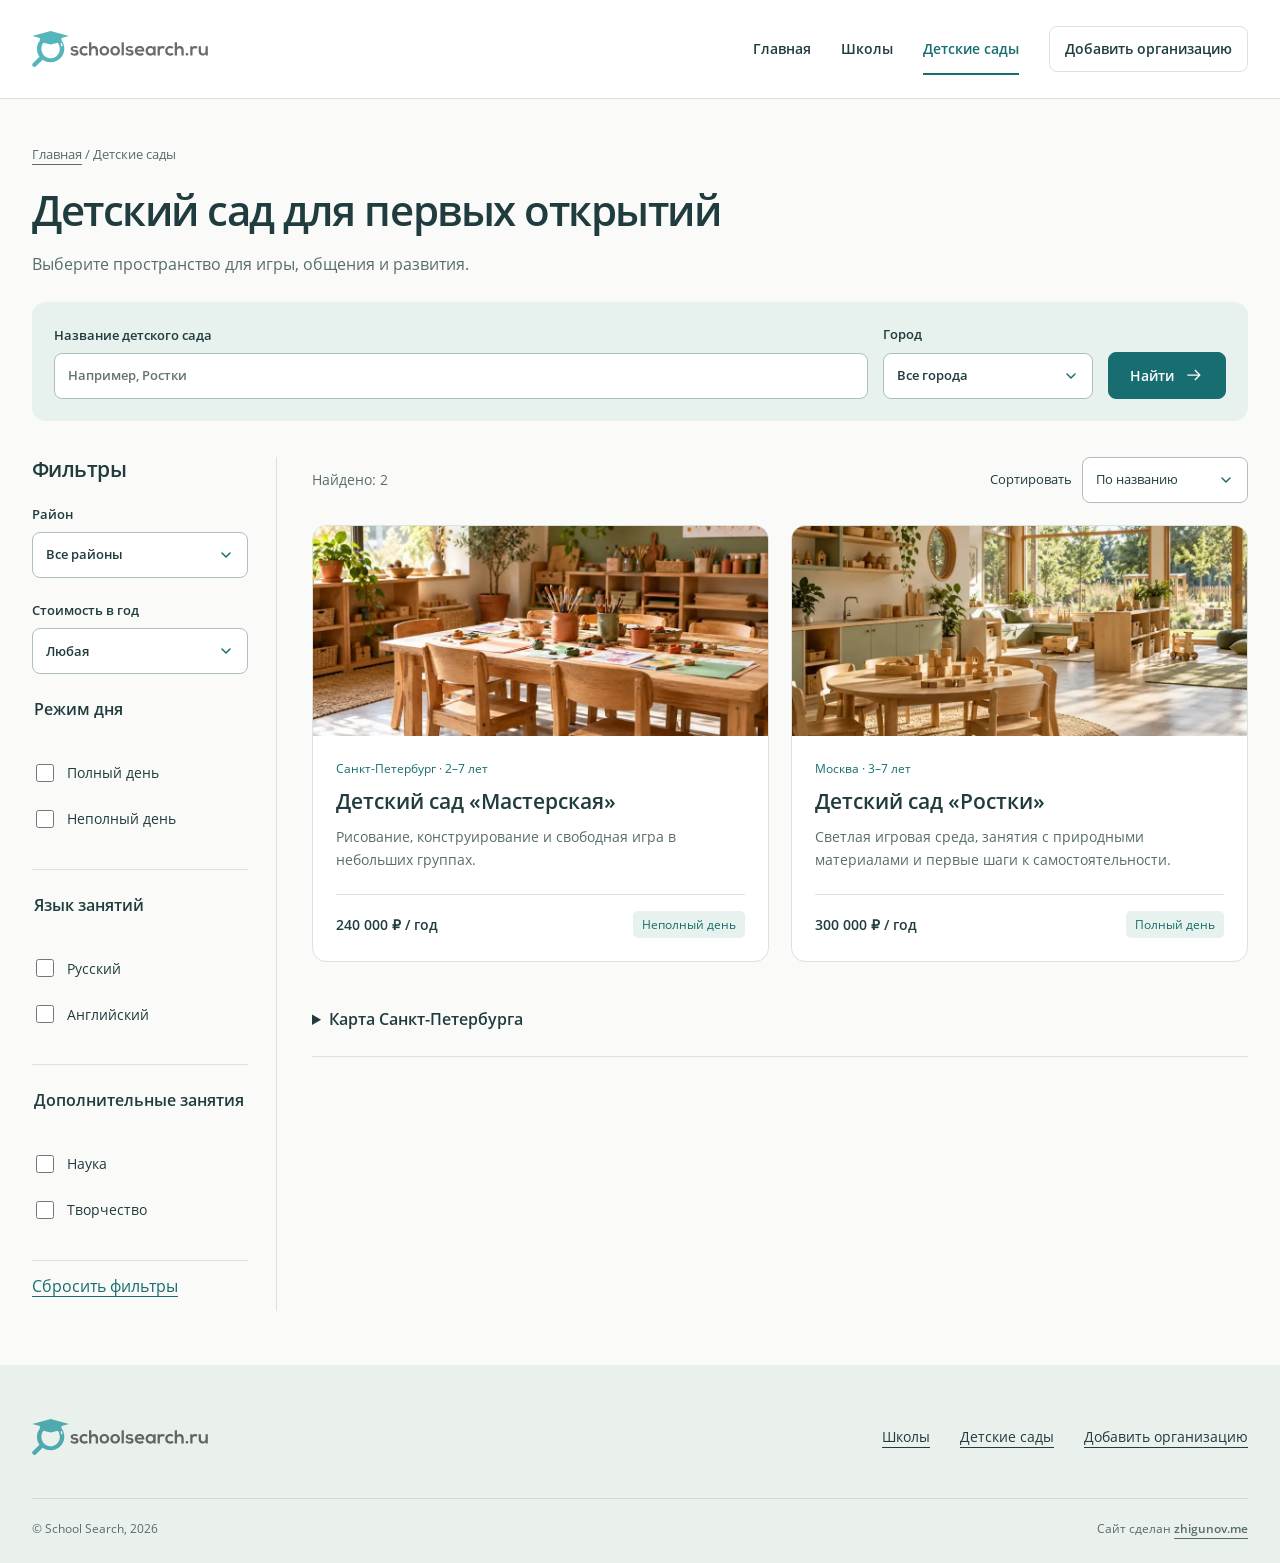
<file: kindergarten-search.html>
<!doctype html><html lang="ru"><head><meta charset="utf-8"><meta name="viewport" content="width=device-width, initial-scale=1"><meta name="description" content="Выберите детский сад в Москве или Санкт-Петербурге. Сравните возрастные группы, режим дня, занятия и стоимость."><title>Поиск детских садов — School Search</title><link rel="icon" href="favicon.ico"><link rel="stylesheet" href="style.css"><script src="data.js" defer></script><script src="script.js" defer></script><meta name="theme-color" content="#176d70"><meta property="og:type" content="website"><meta property="og:locale" content="ru_RU"><meta property="og:site_name" content="School Search"><meta property="og:title" content="Поиск детских садов — School Search"><meta property="og:description" content="Выберите детский сад в Москве или Санкт-Петербурге. Сравните возрастные группы, режим дня, занятия и стоимость."><script type="application/ld+json">{"@context":"https://schema.org","@type":"CollectionPage","name":"Поиск детских садов — School Search","description":"Выберите детский сад в Москве или Санкт-Петербурге. Сравните возрастные группы, режим дня, занятия и стоимость.","inLanguage":"ru-RU"}</script></head><body data-page="gardens" data-type="garden"><a class="skip" href="#main">Перейти к содержимому</a><header class="site-header"><div class="wrap header-inner"><a class="logo" href="index.html" aria-label="School Search — главная"><img src="img/logo.svg" alt="School Search" width="176" height="54"></a><button class="menu-toggle" type="button" aria-expanded="false" aria-controls="main-nav">Меню</button><nav class="nav" id="main-nav" aria-label="Основная навигация"><a href="index.html"  >Главная</a><a href="school-search.html"  >Школы</a><a href="kindergarten-search.html" aria-current="page" >Детские сады</a><a href="add.html"  class="nav-add">Добавить организацию</a></nav></div></header><main id="main"><div class="wrap"><div class="page-title"><div class="breadcrumb"><a href="index.html">Главная</a> / Детские сады</div><h1>Детский сад для первых открытий</h1><p>Выберите пространство для игры, общения и развития.</p></div><form class="search-bar" id="search-form" role="search"><label class="field" for="query">Название детского сада<input id="query" name="q" type="search" placeholder="Например, Ростки"></label><label class="field" for="city">Город<select id="city" name="city"><option value="">Все города</option><option>Москва</option><option>Санкт-Петербург</option></select></label><button class="button" type="submit">Найти <svg viewBox="0 0 24 24" fill="none" stroke="currentColor" stroke-width="1.5" aria-hidden="true"><path d="M4 12h15m-6-6 6 6-6 6"/></svg></button></form><div class="catalog"><aside class="filter-panel" id="filter-panel" aria-label="Фильтры каталога"><button id="filter-close" class="filter-close" type="button">Скрыть</button><h2>Фильтры</h2><form id="filters"><label class="field" for="district">Район<select id="district"><option value="">Все районы</option><option>Центральный</option><option>Западный</option></select></label><label class="field" for="budget">Стоимость в год<select id="budget"><option value="">Любая</option><option value="250000">До 250 000 ₽</option><option value="350000">До 350 000 ₽</option><option value="450000">До 450 000 ₽</option></select></label><fieldset class="filter-group"><legend>Режим дня</legend><label class="check"><input type="checkbox" name="format" value="Полный день">Полный день</label><label class="check"><input type="checkbox" name="format" value="Неполный день">Неполный день</label></fieldset><fieldset class="filter-group"><legend>Язык занятий</legend><label class="check"><input type="checkbox" name="language" value="Русский">Русский</label><label class="check"><input type="checkbox" name="language" value="Английский">Английский</label></fieldset><fieldset class="filter-group"><legend>Дополнительные занятия</legend><label class="check"><input type="checkbox" name="extra" value="Наука">Наука</label><label class="check"><input type="checkbox" name="extra" value="Творчество">Творчество</label></fieldset><button class="reset" type="button" data-reset>Сбросить фильтры</button></form></aside><section aria-label="Результаты поиска"><div class="results-bar"><p id="result-count" role="status" aria-live="polite">Найдено: 2</p><button class="button secondary mobile-filters" id="filter-toggle" type="button" aria-expanded="false" aria-controls="filter-panel">Фильтры</button><label class="sort" for="sort">Сортировать<select id="sort"><option value="name">По названию</option><option value="low">Сначала дешевле</option><option value="high">Сначала дороже</option></select></label></div><div class="cards" id="catalog-results"><article class="card"><a class="card-photo" href="garden-2.html" tabindex="-1" aria-hidden="true"><img src="img/art-studio.webp" srcset="img/art-studio-480.webp 480w, img/art-studio.webp 960w" sizes="(max-width: 480px) calc(100vw - 36px), (max-width: 760px) 45vw, 560px" decoding="async" alt="" width="600" height="400" loading="lazy"></a><div class="card-body"><div class="card-meta">Санкт-Петербург · 2–7 лет</div><h3><a href="garden-2.html">Детский сад «Мастерская»</a></h3><p>Рисование, конструирование и свободная игра в небольших группах.</p><div class="card-foot"><strong>240 000 ₽ / год</strong><span class="tag">Неполный день</span></div></div></article><article class="card"><a class="card-photo" href="garden-1.html" tabindex="-1" aria-hidden="true"><img src="img/kindergarten-room.webp" srcset="img/kindergarten-room-480.webp 480w, img/kindergarten-room.webp 960w" sizes="(max-width: 480px) calc(100vw - 36px), (max-width: 760px) 45vw, 560px" decoding="async" alt="" width="600" height="400" loading="lazy"></a><div class="card-body"><div class="card-meta">Москва · 3–7 лет</div><h3><a href="garden-1.html">Детский сад «Ростки»</a></h3><p>Светлая игровая среда, занятия с природными материалами и первые шаги к самостоятельности.</p><div class="card-foot"><strong>300 000 ₽ / год</strong><span class="tag">Полный день</span></div></div></article></div><div class="empty" id="empty-state" hidden><h3>Подходящих вариантов пока нет</h3><p>Попробуйте другой запрос или сбросьте фильтры.</p><button class="reset" type="button" data-reset>Сбросить поиск и фильтры</button></div><details class="map-box"><summary>Карта Санкт-Петербурга</summary><iframe title="Обзорная карта Санкт-Петербурга" src="https://yandex.ru/map-widget/v1/-/CCUanHUDcA" loading="lazy" referrerpolicy="no-referrer"></iframe></details></section></div><noscript><p>Для поиска и фильтрации включите JavaScript в браузере.</p></noscript></div></main><footer class="site-footer"><div class="wrap"><div class="footer-top"><div><a class="logo" href="index.html"><img src="img/logo.svg" alt="School Search — главная" width="176" height="54"></a></div><nav class="footer-links" aria-label="Навигация в подвале"><a href="school-search.html">Школы</a><a href="kindergarten-search.html">Детские сады</a><a href="add.html">Добавить организацию</a></nav></div><div class="footer-bottom"><span>© School Search, 2026</span><span class="author-credit">Сайт сделан <a href="https://zhigunov.me">zhigunov.me</a></span></div></div></footer></body></html>
</file>
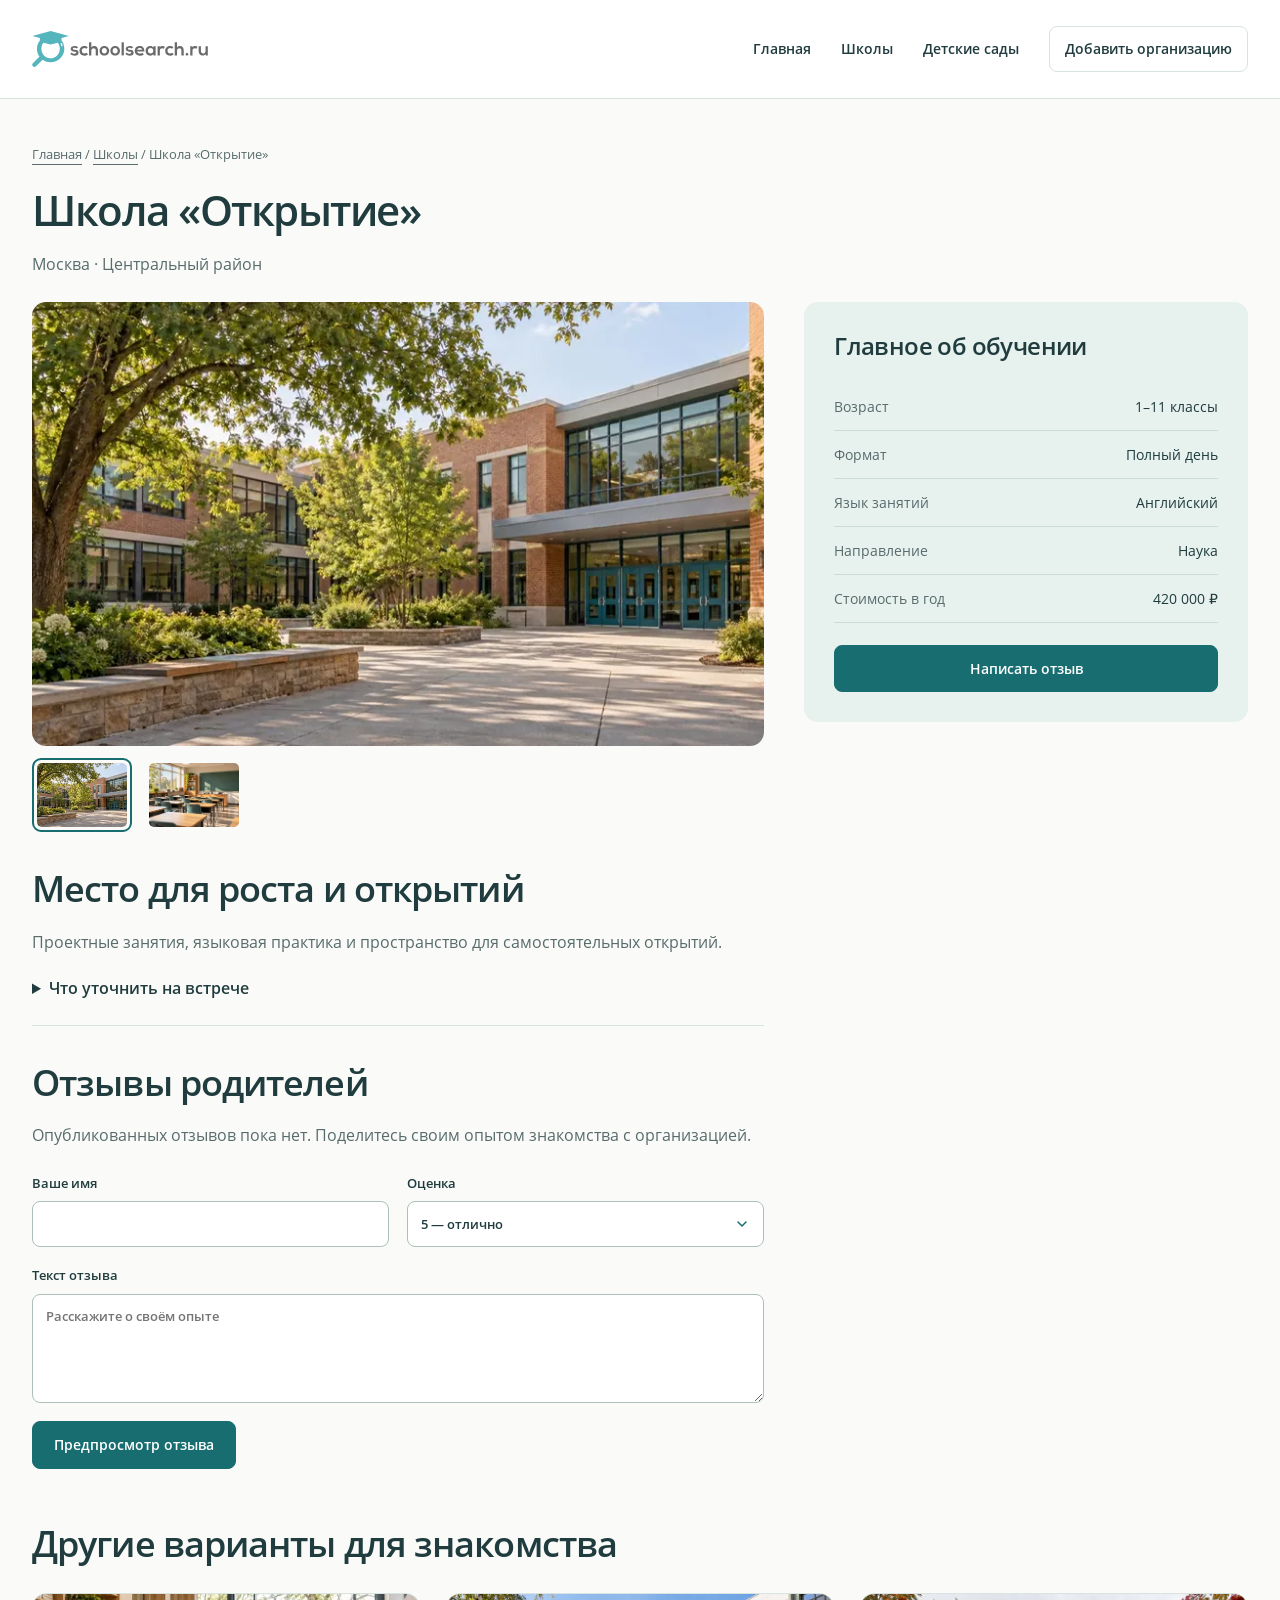
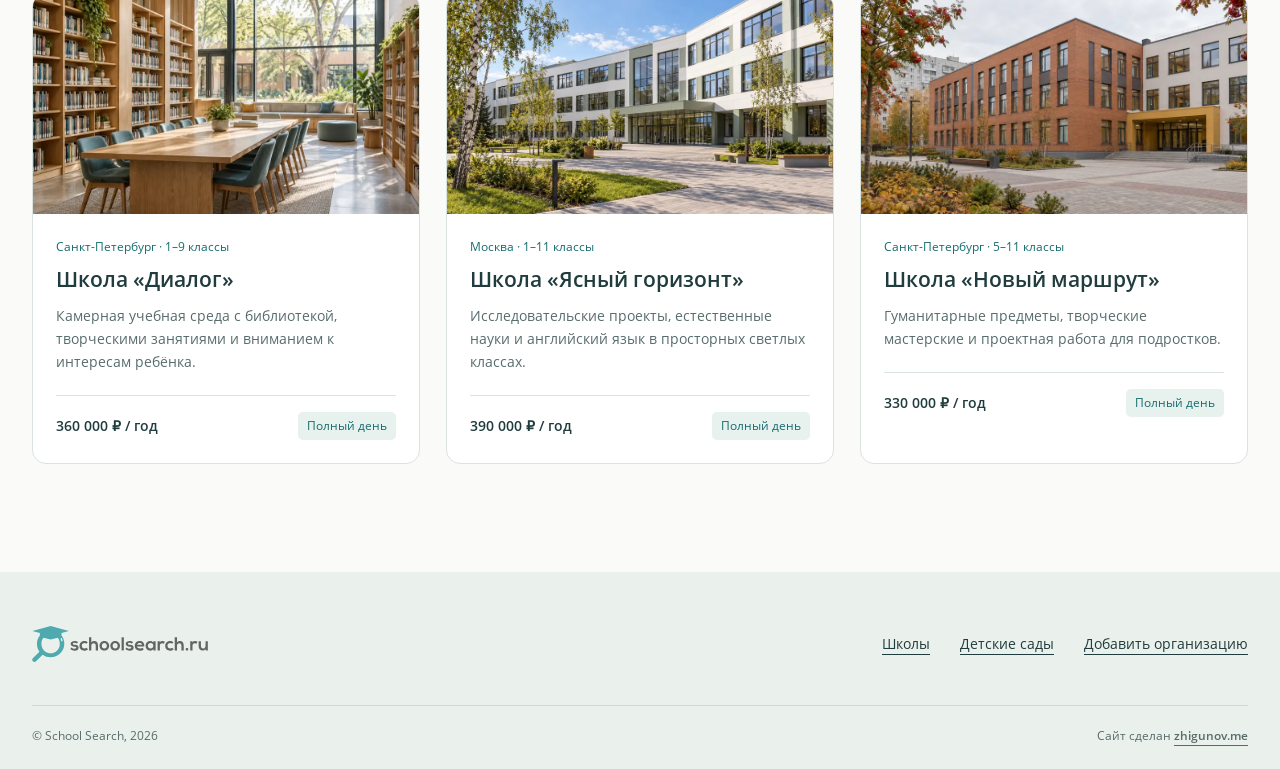
<file: school-1.html>
<!doctype html><html lang="ru"><head><meta charset="utf-8"><meta name="viewport" content="width=device-width, initial-scale=1"><meta name="description" content="Школа «Открытие», Москва. Проектные занятия, языковая практика и пространство для самостоятельных открытий. Возраст: 1–11 классы. Формат: полный день."><title>Школа «Открытие» в Москве — School Search</title><link rel="icon" href="favicon.ico"><link rel="stylesheet" href="style.css"><script src="data.js" defer></script><script src="script.js" defer></script><meta name="theme-color" content="#176d70"><meta property="og:type" content="website"><meta property="og:locale" content="ru_RU"><meta property="og:site_name" content="School Search"><meta property="og:title" content="Школа «Открытие» в Москве — School Search"><meta property="og:description" content="Школа «Открытие», Москва. Проектные занятия, языковая практика и пространство для самостоятельных открытий. Возраст: 1–11 классы. Формат: полный день."><script type="application/ld+json">{"@context":"https://schema.org","@type":"WebPage","name":"Школа «Открытие» в Москве — School Search","description":"Школа «Открытие», Москва. Проектные занятия, языковая практика и пространство для самостоятельных открытий. Возраст: 1–11 классы. Формат: полный день.","inLanguage":"ru-RU"}</script></head><body data-page="detail" data-id="school-1" ><a class="skip" href="#main">Перейти к содержимому</a><header class="site-header"><div class="wrap header-inner"><a class="logo" href="index.html" aria-label="School Search — главная"><img src="img/logo.svg" alt="School Search" width="176" height="54"></a><button class="menu-toggle" type="button" aria-expanded="false" aria-controls="main-nav">Меню</button><nav class="nav" id="main-nav" aria-label="Основная навигация"><a href="index.html"  >Главная</a><a href="school-search.html"  >Школы</a><a href="kindergarten-search.html"  >Детские сады</a><a href="add.html"  class="nav-add">Добавить организацию</a></nav></div></header><main id="main"><div class="wrap"><div class="page-title"><div class="breadcrumb"><a href="index.html">Главная</a> / <a id="back-catalog" href="school-search.html">Школы</a> / <span data-name>Школа «Открытие»</span></div><h1 data-name>Школа «Открытие»</h1><p id="detail-city">Москва · Центральный район</p></div><div class="detail-layout"><div><img id="gallery-image" class="gallery-main" src="img/school-courtyard.webp" srcset="img/school-courtyard-480.webp 480w, img/school-courtyard.webp 960w" sizes="(max-width: 760px) calc(100vw - 36px), 600px" decoding="async" alt="Школа «Открытие» — здание" width="1200" height="800"><div id="gallery-thumbs" class="gallery-thumbs" role="group" aria-label="Фотографии пространства"></div><article class="article"><h2>Место для роста и открытий</h2><p id="detail-description">Проектные занятия, языковая практика и пространство для самостоятельных открытий.</p><details><summary>Что уточнить на встрече</summary><p>Спросите о размере классов или групп, квалификации педагогов, расписании, питании и прогулках. Обсудите адаптацию, обратную связь и полную стоимость обучения.</p></details><h2>Отзывы родителей</h2><p>Опубликованных отзывов пока нет. Поделитесь своим опытом знакомства с организацией.</p><form id="review-form" class="review-form"><label class="field" for="review-name">Ваше имя<input id="review-name" name="name" required maxlength="80" autocomplete="given-name"></label><label class="field" for="review-rating">Оценка<select id="review-rating" name="rating"><option value="5">5 — отлично</option><option value="4">4 — хорошо</option><option value="3">3 — удовлетворительно</option><option value="2">2 — плохо</option><option value="1">1 — очень плохо</option></select></label><label class="field full" for="review-text">Текст отзыва<textarea id="review-text" name="review" rows="4" maxlength="2000" required placeholder="Расскажите о своём опыте"></textarea></label><div class="full"><button class="button" type="submit">Предпросмотр отзыва</button></div></form><div class="status" id="review-status" role="status" hidden></div></article></div><aside class="detail-aside"><h2>Главное об обучении</h2><dl id="detail-facts"><div><dt>Возраст</dt><dd>1–11 классы</dd></div><div><dt>Формат</dt><dd>Полный день</dd></div><div><dt>Язык занятий</dt><dd>Английский</dd></div><div><dt>Направление</dt><dd>Наука</dd></div><div><dt>Стоимость в год</dt><dd>420 000 ₽</dd></div></dl><a class="button" href="#review-form">Написать отзыв</a></aside></div><section class="section"><div class="section-head"><h2>Другие варианты для знакомства</h2></div><div class="cards" id="related"><article class="card"><a class="card-photo" href="school-2.html" tabindex="-1" aria-hidden="true"><img src="img/library.webp" srcset="img/library-480.webp 480w, img/library.webp 960w" sizes="(max-width: 480px) calc(100vw - 36px), (max-width: 760px) 45vw, 560px" decoding="async" alt="" width="600" height="400" loading="lazy"></a><div class="card-body"><div class="card-meta">Санкт-Петербург · 1–9 классы</div><h3><a href="school-2.html">Школа «Диалог»</a></h3><p>Камерная учебная среда с библиотекой, творческими занятиями и вниманием к интересам ребёнка.</p><div class="card-foot"><strong>360 000 ₽ / год</strong><span class="tag">Полный день</span></div></div></article><article class="card"><a class="card-photo" href="school-3.html" tabindex="-1" aria-hidden="true"><img src="img/school-horizon.webp" srcset="img/school-horizon-480.webp 480w, img/school-horizon.webp 960w" sizes="(max-width: 480px) calc(100vw - 36px), (max-width: 760px) 45vw, 560px" decoding="async" alt="" width="600" height="400" loading="lazy"></a><div class="card-body"><div class="card-meta">Москва · 1–11 классы</div><h3><a href="school-3.html">Школа «Ясный горизонт»</a></h3><p>Исследовательские проекты, естественные науки и английский язык в просторных светлых классах.</p><div class="card-foot"><strong>390 000 ₽ / год</strong><span class="tag">Полный день</span></div></div></article><article class="card"><a class="card-photo" href="school-4.html" tabindex="-1" aria-hidden="true"><img src="img/school-route.webp" srcset="img/school-route-480.webp 480w, img/school-route.webp 960w" sizes="(max-width: 480px) calc(100vw - 36px), (max-width: 760px) 45vw, 560px" decoding="async" alt="" width="600" height="400" loading="lazy"></a><div class="card-body"><div class="card-meta">Санкт-Петербург · 5–11 классы</div><h3><a href="school-4.html">Школа «Новый маршрут»</a></h3><p>Гуманитарные предметы, творческие мастерские и проектная работа для подростков.</p><div class="card-foot"><strong>330 000 ₽ / год</strong><span class="tag">Полный день</span></div></div></article></div></section></div></main><footer class="site-footer"><div class="wrap"><div class="footer-top"><div><a class="logo" href="index.html"><img src="img/logo.svg" alt="School Search — главная" width="176" height="54"></a></div><nav class="footer-links" aria-label="Навигация в подвале"><a href="school-search.html">Школы</a><a href="kindergarten-search.html">Детские сады</a><a href="add.html">Добавить организацию</a></nav></div><div class="footer-bottom"><span>© School Search, 2026</span><span class="author-credit">Сайт сделан <a href="https://zhigunov.me">zhigunov.me</a></span></div></div></footer></body></html>
</file>
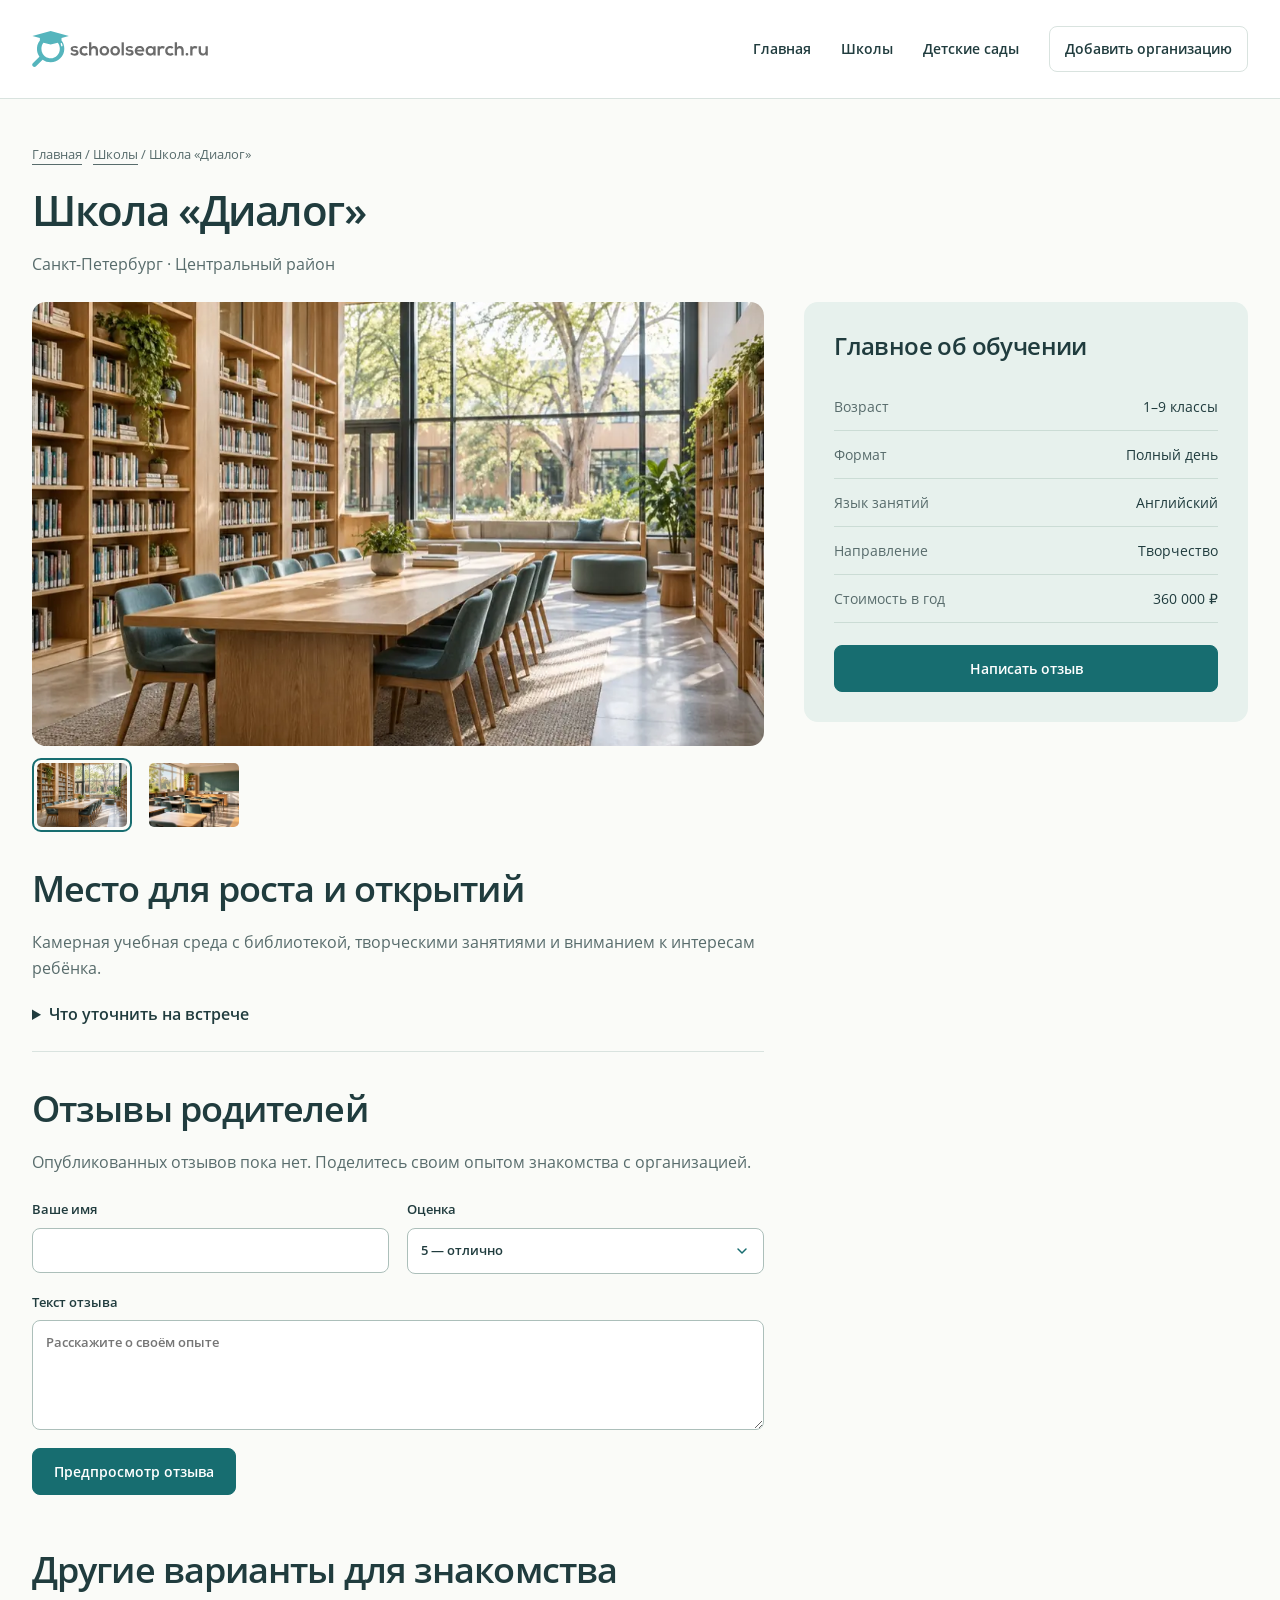
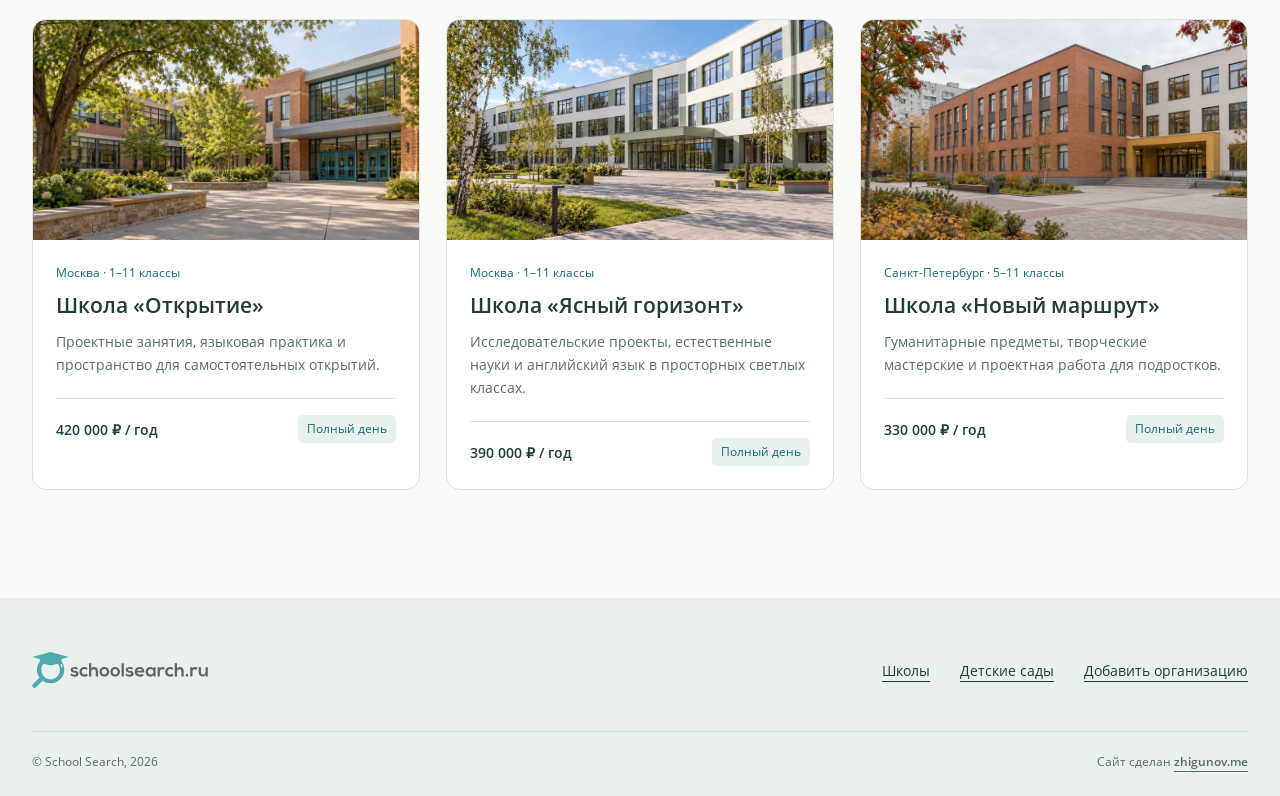
<file: school-2.html>
<!doctype html><html lang="ru"><head><meta charset="utf-8"><meta name="viewport" content="width=device-width, initial-scale=1"><meta name="description" content="Школа «Диалог», Санкт-Петербург. Камерная учебная среда с библиотекой, творческими занятиями и вниманием к интересам ребёнка. Возраст: 1–9 классы. Формат: полный день."><title>Школа «Диалог» в Санкт-Петербурге — School Search</title><link rel="icon" href="favicon.ico"><link rel="stylesheet" href="style.css"><script src="data.js" defer></script><script src="script.js" defer></script><meta name="theme-color" content="#176d70"><meta property="og:type" content="website"><meta property="og:locale" content="ru_RU"><meta property="og:site_name" content="School Search"><meta property="og:title" content="Школа «Диалог» в Санкт-Петербурге — School Search"><meta property="og:description" content="Школа «Диалог», Санкт-Петербург. Камерная учебная среда с библиотекой, творческими занятиями и вниманием к интересам ребёнка. Возраст: 1–9 классы. Формат: полный день."><script type="application/ld+json">{"@context":"https://schema.org","@type":"WebPage","name":"Школа «Диалог» в Санкт-Петербурге — School Search","description":"Школа «Диалог», Санкт-Петербург. Камерная учебная среда с библиотекой, творческими занятиями и вниманием к интересам ребёнка. Возраст: 1–9 классы. Формат: полный день.","inLanguage":"ru-RU"}</script></head><body data-page="detail" data-id="school-2" ><a class="skip" href="#main">Перейти к содержимому</a><header class="site-header"><div class="wrap header-inner"><a class="logo" href="index.html" aria-label="School Search — главная"><img src="img/logo.svg" alt="School Search" width="176" height="54"></a><button class="menu-toggle" type="button" aria-expanded="false" aria-controls="main-nav">Меню</button><nav class="nav" id="main-nav" aria-label="Основная навигация"><a href="index.html"  >Главная</a><a href="school-search.html"  >Школы</a><a href="kindergarten-search.html"  >Детские сады</a><a href="add.html"  class="nav-add">Добавить организацию</a></nav></div></header><main id="main"><div class="wrap"><div class="page-title"><div class="breadcrumb"><a href="index.html">Главная</a> / <a id="back-catalog" href="school-search.html">Школы</a> / <span data-name>Школа «Диалог»</span></div><h1 data-name>Школа «Диалог»</h1><p id="detail-city">Санкт-Петербург · Центральный район</p></div><div class="detail-layout"><div><img id="gallery-image" class="gallery-main" src="img/library.webp" srcset="img/library-480.webp 480w, img/library.webp 960w" sizes="(max-width: 760px) calc(100vw - 36px), 600px" decoding="async" alt="Школа «Диалог» — здание" width="1200" height="800"><div id="gallery-thumbs" class="gallery-thumbs" role="group" aria-label="Фотографии пространства"></div><article class="article"><h2>Место для роста и открытий</h2><p id="detail-description">Камерная учебная среда с библиотекой, творческими занятиями и вниманием к интересам ребёнка.</p><details><summary>Что уточнить на встрече</summary><p>Спросите о размере классов или групп, квалификации педагогов, расписании, питании и прогулках. Обсудите адаптацию, обратную связь и полную стоимость обучения.</p></details><h2>Отзывы родителей</h2><p>Опубликованных отзывов пока нет. Поделитесь своим опытом знакомства с организацией.</p><form id="review-form" class="review-form"><label class="field" for="review-name">Ваше имя<input id="review-name" name="name" required maxlength="80" autocomplete="given-name"></label><label class="field" for="review-rating">Оценка<select id="review-rating" name="rating"><option value="5">5 — отлично</option><option value="4">4 — хорошо</option><option value="3">3 — удовлетворительно</option><option value="2">2 — плохо</option><option value="1">1 — очень плохо</option></select></label><label class="field full" for="review-text">Текст отзыва<textarea id="review-text" name="review" rows="4" maxlength="2000" required placeholder="Расскажите о своём опыте"></textarea></label><div class="full"><button class="button" type="submit">Предпросмотр отзыва</button></div></form><div class="status" id="review-status" role="status" hidden></div></article></div><aside class="detail-aside"><h2>Главное об обучении</h2><dl id="detail-facts"><div><dt>Возраст</dt><dd>1–9 классы</dd></div><div><dt>Формат</dt><dd>Полный день</dd></div><div><dt>Язык занятий</dt><dd>Английский</dd></div><div><dt>Направление</dt><dd>Творчество</dd></div><div><dt>Стоимость в год</dt><dd>360 000 ₽</dd></div></dl><a class="button" href="#review-form">Написать отзыв</a></aside></div><section class="section"><div class="section-head"><h2>Другие варианты для знакомства</h2></div><div class="cards" id="related"><article class="card"><a class="card-photo" href="school-1.html" tabindex="-1" aria-hidden="true"><img src="img/school-courtyard.webp" srcset="img/school-courtyard-480.webp 480w, img/school-courtyard.webp 960w" sizes="(max-width: 480px) calc(100vw - 36px), (max-width: 760px) 45vw, 560px" decoding="async" alt="" width="600" height="400" loading="lazy"></a><div class="card-body"><div class="card-meta">Москва · 1–11 классы</div><h3><a href="school-1.html">Школа «Открытие»</a></h3><p>Проектные занятия, языковая практика и пространство для самостоятельных открытий.</p><div class="card-foot"><strong>420 000 ₽ / год</strong><span class="tag">Полный день</span></div></div></article><article class="card"><a class="card-photo" href="school-3.html" tabindex="-1" aria-hidden="true"><img src="img/school-horizon.webp" srcset="img/school-horizon-480.webp 480w, img/school-horizon.webp 960w" sizes="(max-width: 480px) calc(100vw - 36px), (max-width: 760px) 45vw, 560px" decoding="async" alt="" width="600" height="400" loading="lazy"></a><div class="card-body"><div class="card-meta">Москва · 1–11 классы</div><h3><a href="school-3.html">Школа «Ясный горизонт»</a></h3><p>Исследовательские проекты, естественные науки и английский язык в просторных светлых классах.</p><div class="card-foot"><strong>390 000 ₽ / год</strong><span class="tag">Полный день</span></div></div></article><article class="card"><a class="card-photo" href="school-4.html" tabindex="-1" aria-hidden="true"><img src="img/school-route.webp" srcset="img/school-route-480.webp 480w, img/school-route.webp 960w" sizes="(max-width: 480px) calc(100vw - 36px), (max-width: 760px) 45vw, 560px" decoding="async" alt="" width="600" height="400" loading="lazy"></a><div class="card-body"><div class="card-meta">Санкт-Петербург · 5–11 классы</div><h3><a href="school-4.html">Школа «Новый маршрут»</a></h3><p>Гуманитарные предметы, творческие мастерские и проектная работа для подростков.</p><div class="card-foot"><strong>330 000 ₽ / год</strong><span class="tag">Полный день</span></div></div></article></div></section></div></main><footer class="site-footer"><div class="wrap"><div class="footer-top"><div><a class="logo" href="index.html"><img src="img/logo.svg" alt="School Search — главная" width="176" height="54"></a></div><nav class="footer-links" aria-label="Навигация в подвале"><a href="school-search.html">Школы</a><a href="kindergarten-search.html">Детские сады</a><a href="add.html">Добавить организацию</a></nav></div><div class="footer-bottom"><span>© School Search, 2026</span><span class="author-credit">Сайт сделан <a href="https://zhigunov.me">zhigunov.me</a></span></div></div></footer></body></html>
</file>
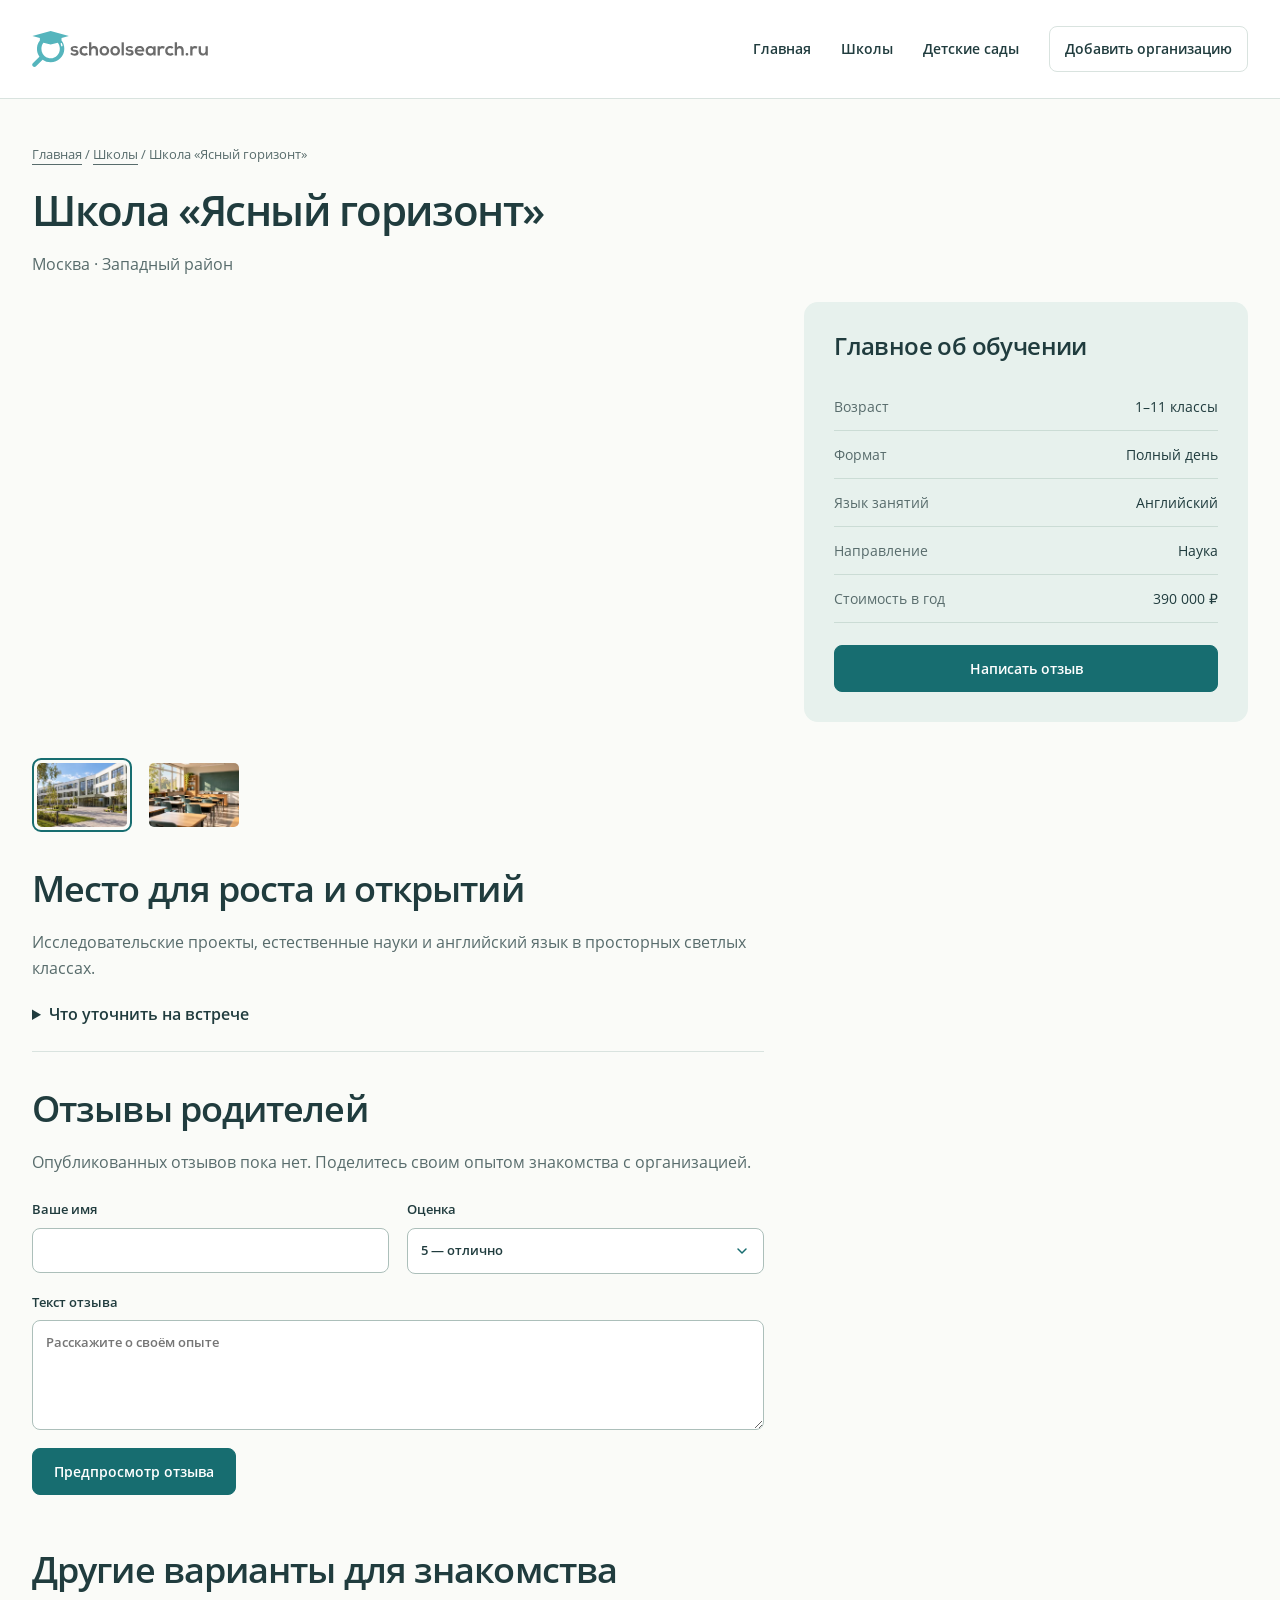
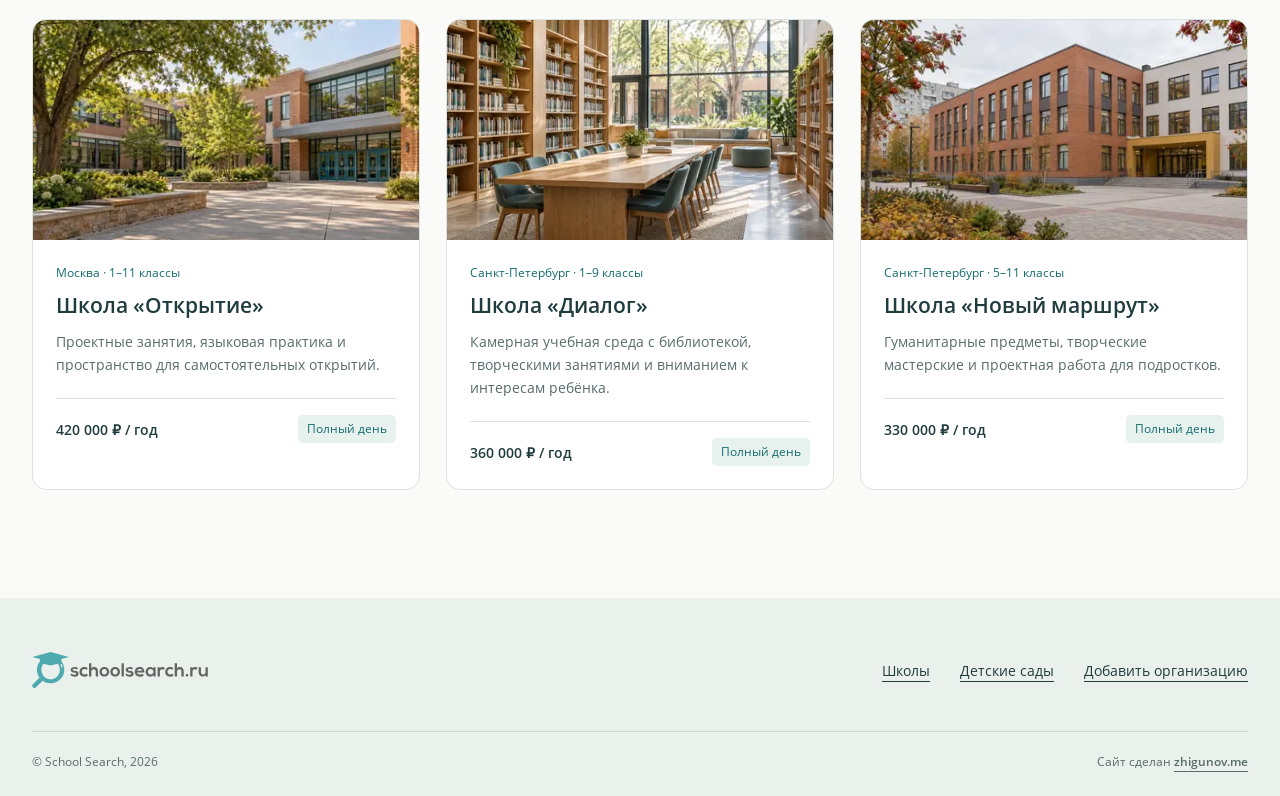
<file: school-3.html>
<!doctype html><html lang="ru"><head><meta charset="utf-8"><meta name="viewport" content="width=device-width, initial-scale=1"><meta name="description" content="Школа «Ясный горизонт», Москва. Исследовательские проекты, естественные науки и английский язык в просторных светлых классах. Возраст: 1–11 классы. Формат: полный день."><title>Школа «Ясный горизонт» в Москве — School Search</title><link rel="icon" href="favicon.ico"><link rel="stylesheet" href="style.css"><script src="data.js" defer></script><script src="script.js" defer></script><meta name="theme-color" content="#176d70"><meta property="og:type" content="website"><meta property="og:locale" content="ru_RU"><meta property="og:site_name" content="School Search"><meta property="og:title" content="Школа «Ясный горизонт» в Москве — School Search"><meta property="og:description" content="Школа «Ясный горизонт», Москва. Исследовательские проекты, естественные науки и английский язык в просторных светлых классах. Возраст: 1–11 классы. Формат: полный день."><script type="application/ld+json">{"@context":"https://schema.org","@type":"WebPage","name":"Школа «Ясный горизонт» в Москве — School Search","description":"Школа «Ясный горизонт», Москва. Исследовательские проекты, естественные науки и английский язык в просторных светлых классах. Возраст: 1–11 классы. Формат: полный день.","inLanguage":"ru-RU"}</script></head><body data-page="detail" data-id="school-3" ><a class="skip" href="#main">Перейти к содержимому</a><header class="site-header"><div class="wrap header-inner"><a class="logo" href="index.html" aria-label="School Search — главная"><img src="img/logo.svg" alt="School Search" width="176" height="54"></a><button class="menu-toggle" type="button" aria-expanded="false" aria-controls="main-nav">Меню</button><nav class="nav" id="main-nav" aria-label="Основная навигация"><a href="index.html"  >Главная</a><a href="school-search.html"  >Школы</a><a href="kindergarten-search.html"  >Детские сады</a><a href="add.html"  class="nav-add">Добавить организацию</a></nav></div></header><main id="main"><div class="wrap"><div class="page-title"><div class="breadcrumb"><a href="index.html">Главная</a> / <a id="back-catalog" href="school-search.html">Школы</a> / <span data-name>Школа «Ясный горизонт»</span></div><h1 data-name>Школа «Ясный горизонт»</h1><p id="detail-city">Москва · Западный район</p></div><div class="detail-layout"><div><img id="gallery-image" class="gallery-main" src="img/school-horizon.webp" srcset="img/school-horizon-480.webp 480w, img/school-horizon.webp 960w" sizes="(max-width: 760px) calc(100vw - 36px), 600px" decoding="async" alt="Школа «Ясный горизонт» — здание" width="1200" height="800"><div id="gallery-thumbs" class="gallery-thumbs" role="group" aria-label="Фотографии пространства"></div><article class="article"><h2>Место для роста и открытий</h2><p id="detail-description">Исследовательские проекты, естественные науки и английский язык в просторных светлых классах.</p><details><summary>Что уточнить на встрече</summary><p>Спросите о размере классов или групп, квалификации педагогов, расписании, питании и прогулках. Обсудите адаптацию, обратную связь и полную стоимость обучения.</p></details><h2>Отзывы родителей</h2><p>Опубликованных отзывов пока нет. Поделитесь своим опытом знакомства с организацией.</p><form id="review-form" class="review-form"><label class="field" for="review-name">Ваше имя<input id="review-name" name="name" required maxlength="80" autocomplete="given-name"></label><label class="field" for="review-rating">Оценка<select id="review-rating" name="rating"><option value="5">5 — отлично</option><option value="4">4 — хорошо</option><option value="3">3 — удовлетворительно</option><option value="2">2 — плохо</option><option value="1">1 — очень плохо</option></select></label><label class="field full" for="review-text">Текст отзыва<textarea id="review-text" name="review" rows="4" maxlength="2000" required placeholder="Расскажите о своём опыте"></textarea></label><div class="full"><button class="button" type="submit">Предпросмотр отзыва</button></div></form><div class="status" id="review-status" role="status" hidden></div></article></div><aside class="detail-aside"><h2>Главное об обучении</h2><dl id="detail-facts"><div><dt>Возраст</dt><dd>1–11 классы</dd></div><div><dt>Формат</dt><dd>Полный день</dd></div><div><dt>Язык занятий</dt><dd>Английский</dd></div><div><dt>Направление</dt><dd>Наука</dd></div><div><dt>Стоимость в год</dt><dd>390 000 ₽</dd></div></dl><a class="button" href="#review-form">Написать отзыв</a></aside></div><section class="section"><div class="section-head"><h2>Другие варианты для знакомства</h2></div><div class="cards" id="related"><article class="card"><a class="card-photo" href="school-1.html" tabindex="-1" aria-hidden="true"><img src="img/school-courtyard.webp" srcset="img/school-courtyard-480.webp 480w, img/school-courtyard.webp 960w" sizes="(max-width: 480px) calc(100vw - 36px), (max-width: 760px) 45vw, 560px" decoding="async" alt="" width="600" height="400" loading="lazy"></a><div class="card-body"><div class="card-meta">Москва · 1–11 классы</div><h3><a href="school-1.html">Школа «Открытие»</a></h3><p>Проектные занятия, языковая практика и пространство для самостоятельных открытий.</p><div class="card-foot"><strong>420 000 ₽ / год</strong><span class="tag">Полный день</span></div></div></article><article class="card"><a class="card-photo" href="school-2.html" tabindex="-1" aria-hidden="true"><img src="img/library.webp" srcset="img/library-480.webp 480w, img/library.webp 960w" sizes="(max-width: 480px) calc(100vw - 36px), (max-width: 760px) 45vw, 560px" decoding="async" alt="" width="600" height="400" loading="lazy"></a><div class="card-body"><div class="card-meta">Санкт-Петербург · 1–9 классы</div><h3><a href="school-2.html">Школа «Диалог»</a></h3><p>Камерная учебная среда с библиотекой, творческими занятиями и вниманием к интересам ребёнка.</p><div class="card-foot"><strong>360 000 ₽ / год</strong><span class="tag">Полный день</span></div></div></article><article class="card"><a class="card-photo" href="school-4.html" tabindex="-1" aria-hidden="true"><img src="img/school-route.webp" srcset="img/school-route-480.webp 480w, img/school-route.webp 960w" sizes="(max-width: 480px) calc(100vw - 36px), (max-width: 760px) 45vw, 560px" decoding="async" alt="" width="600" height="400" loading="lazy"></a><div class="card-body"><div class="card-meta">Санкт-Петербург · 5–11 классы</div><h3><a href="school-4.html">Школа «Новый маршрут»</a></h3><p>Гуманитарные предметы, творческие мастерские и проектная работа для подростков.</p><div class="card-foot"><strong>330 000 ₽ / год</strong><span class="tag">Полный день</span></div></div></article></div></section></div></main><footer class="site-footer"><div class="wrap"><div class="footer-top"><div><a class="logo" href="index.html"><img src="img/logo.svg" alt="School Search — главная" width="176" height="54"></a></div><nav class="footer-links" aria-label="Навигация в подвале"><a href="school-search.html">Школы</a><a href="kindergarten-search.html">Детские сады</a><a href="add.html">Добавить организацию</a></nav></div><div class="footer-bottom"><span>© School Search, 2026</span><span class="author-credit">Сайт сделан <a href="https://zhigunov.me">zhigunov.me</a></span></div></div></footer></body></html>
</file>
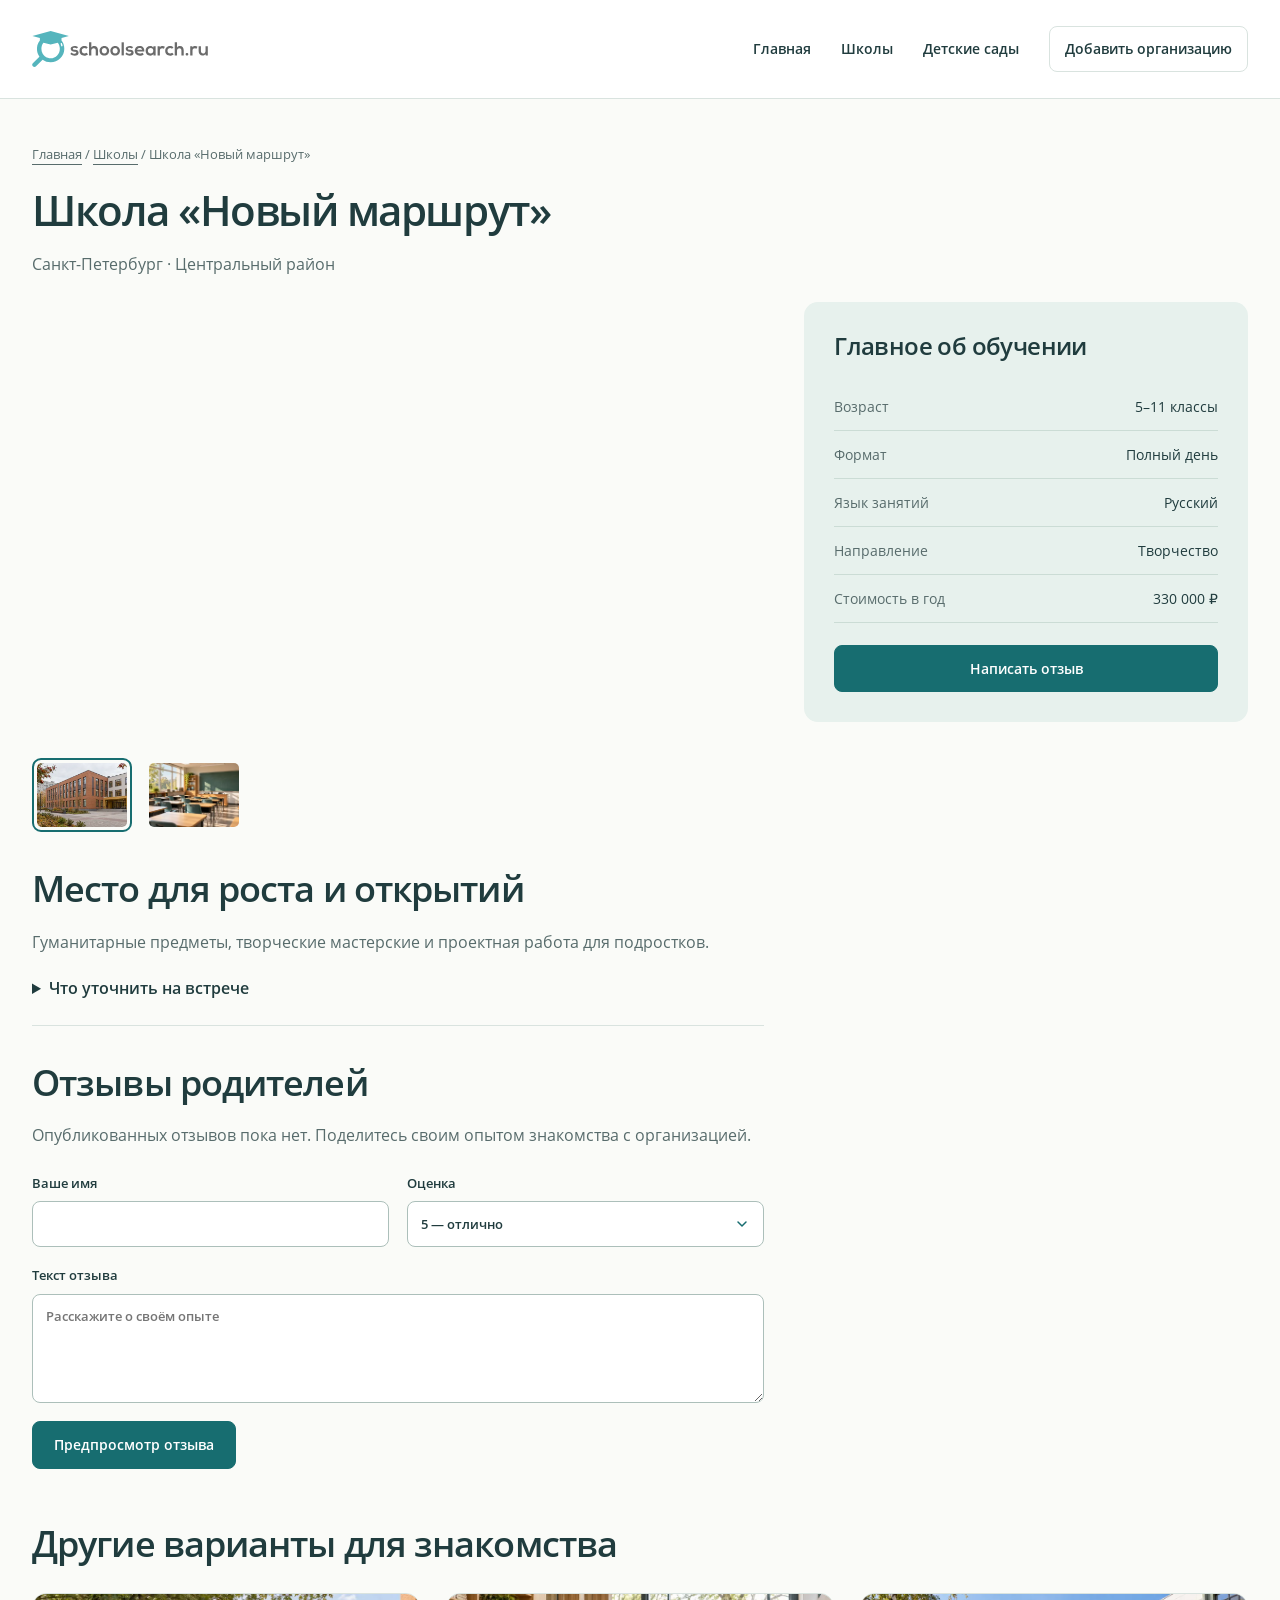
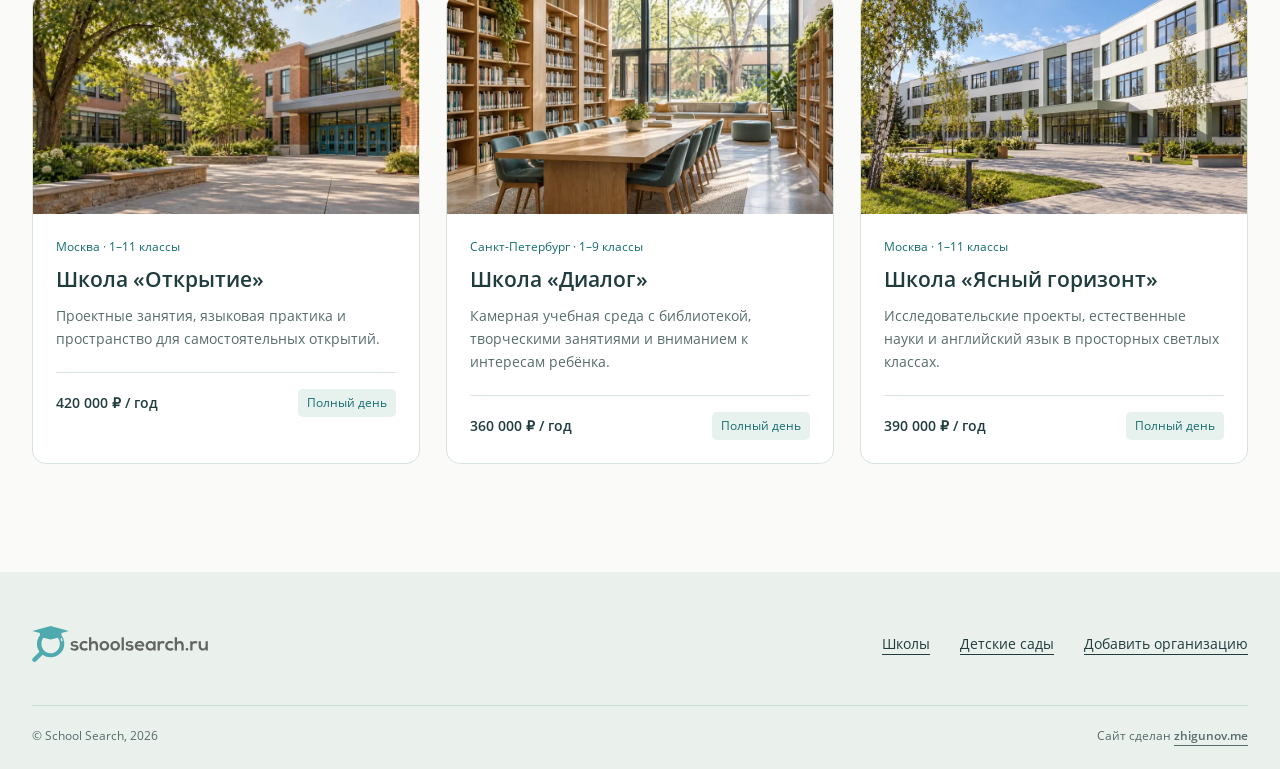
<file: school-4.html>
<!doctype html><html lang="ru"><head><meta charset="utf-8"><meta name="viewport" content="width=device-width, initial-scale=1"><meta name="description" content="Школа «Новый маршрут», Санкт-Петербург. Гуманитарные предметы, творческие мастерские и проектная работа для подростков. Возраст: 5–11 классы. Формат: полный день."><title>Школа «Новый маршрут» в Санкт-Петербурге — School Search</title><link rel="icon" href="favicon.ico"><link rel="stylesheet" href="style.css"><script src="data.js" defer></script><script src="script.js" defer></script><meta name="theme-color" content="#176d70"><meta property="og:type" content="website"><meta property="og:locale" content="ru_RU"><meta property="og:site_name" content="School Search"><meta property="og:title" content="Школа «Новый маршрут» в Санкт-Петербурге — School Search"><meta property="og:description" content="Школа «Новый маршрут», Санкт-Петербург. Гуманитарные предметы, творческие мастерские и проектная работа для подростков. Возраст: 5–11 классы. Формат: полный день."><script type="application/ld+json">{"@context":"https://schema.org","@type":"WebPage","name":"Школа «Новый маршрут» в Санкт-Петербурге — School Search","description":"Школа «Новый маршрут», Санкт-Петербург. Гуманитарные предметы, творческие мастерские и проектная работа для подростков. Возраст: 5–11 классы. Формат: полный день.","inLanguage":"ru-RU"}</script></head><body data-page="detail" data-id="school-4" ><a class="skip" href="#main">Перейти к содержимому</a><header class="site-header"><div class="wrap header-inner"><a class="logo" href="index.html" aria-label="School Search — главная"><img src="img/logo.svg" alt="School Search" width="176" height="54"></a><button class="menu-toggle" type="button" aria-expanded="false" aria-controls="main-nav">Меню</button><nav class="nav" id="main-nav" aria-label="Основная навигация"><a href="index.html"  >Главная</a><a href="school-search.html"  >Школы</a><a href="kindergarten-search.html"  >Детские сады</a><a href="add.html"  class="nav-add">Добавить организацию</a></nav></div></header><main id="main"><div class="wrap"><div class="page-title"><div class="breadcrumb"><a href="index.html">Главная</a> / <a id="back-catalog" href="school-search.html">Школы</a> / <span data-name>Школа «Новый маршрут»</span></div><h1 data-name>Школа «Новый маршрут»</h1><p id="detail-city">Санкт-Петербург · Центральный район</p></div><div class="detail-layout"><div><img id="gallery-image" class="gallery-main" src="img/school-route.webp" srcset="img/school-route-480.webp 480w, img/school-route.webp 960w" sizes="(max-width: 760px) calc(100vw - 36px), 600px" decoding="async" alt="Школа «Новый маршрут» — здание" width="1200" height="800"><div id="gallery-thumbs" class="gallery-thumbs" role="group" aria-label="Фотографии пространства"></div><article class="article"><h2>Место для роста и открытий</h2><p id="detail-description">Гуманитарные предметы, творческие мастерские и проектная работа для подростков.</p><details><summary>Что уточнить на встрече</summary><p>Спросите о размере классов или групп, квалификации педагогов, расписании, питании и прогулках. Обсудите адаптацию, обратную связь и полную стоимость обучения.</p></details><h2>Отзывы родителей</h2><p>Опубликованных отзывов пока нет. Поделитесь своим опытом знакомства с организацией.</p><form id="review-form" class="review-form"><label class="field" for="review-name">Ваше имя<input id="review-name" name="name" required maxlength="80" autocomplete="given-name"></label><label class="field" for="review-rating">Оценка<select id="review-rating" name="rating"><option value="5">5 — отлично</option><option value="4">4 — хорошо</option><option value="3">3 — удовлетворительно</option><option value="2">2 — плохо</option><option value="1">1 — очень плохо</option></select></label><label class="field full" for="review-text">Текст отзыва<textarea id="review-text" name="review" rows="4" maxlength="2000" required placeholder="Расскажите о своём опыте"></textarea></label><div class="full"><button class="button" type="submit">Предпросмотр отзыва</button></div></form><div class="status" id="review-status" role="status" hidden></div></article></div><aside class="detail-aside"><h2>Главное об обучении</h2><dl id="detail-facts"><div><dt>Возраст</dt><dd>5–11 классы</dd></div><div><dt>Формат</dt><dd>Полный день</dd></div><div><dt>Язык занятий</dt><dd>Русский</dd></div><div><dt>Направление</dt><dd>Творчество</dd></div><div><dt>Стоимость в год</dt><dd>330 000 ₽</dd></div></dl><a class="button" href="#review-form">Написать отзыв</a></aside></div><section class="section"><div class="section-head"><h2>Другие варианты для знакомства</h2></div><div class="cards" id="related"><article class="card"><a class="card-photo" href="school-1.html" tabindex="-1" aria-hidden="true"><img src="img/school-courtyard.webp" srcset="img/school-courtyard-480.webp 480w, img/school-courtyard.webp 960w" sizes="(max-width: 480px) calc(100vw - 36px), (max-width: 760px) 45vw, 560px" decoding="async" alt="" width="600" height="400" loading="lazy"></a><div class="card-body"><div class="card-meta">Москва · 1–11 классы</div><h3><a href="school-1.html">Школа «Открытие»</a></h3><p>Проектные занятия, языковая практика и пространство для самостоятельных открытий.</p><div class="card-foot"><strong>420 000 ₽ / год</strong><span class="tag">Полный день</span></div></div></article><article class="card"><a class="card-photo" href="school-2.html" tabindex="-1" aria-hidden="true"><img src="img/library.webp" srcset="img/library-480.webp 480w, img/library.webp 960w" sizes="(max-width: 480px) calc(100vw - 36px), (max-width: 760px) 45vw, 560px" decoding="async" alt="" width="600" height="400" loading="lazy"></a><div class="card-body"><div class="card-meta">Санкт-Петербург · 1–9 классы</div><h3><a href="school-2.html">Школа «Диалог»</a></h3><p>Камерная учебная среда с библиотекой, творческими занятиями и вниманием к интересам ребёнка.</p><div class="card-foot"><strong>360 000 ₽ / год</strong><span class="tag">Полный день</span></div></div></article><article class="card"><a class="card-photo" href="school-3.html" tabindex="-1" aria-hidden="true"><img src="img/school-horizon.webp" srcset="img/school-horizon-480.webp 480w, img/school-horizon.webp 960w" sizes="(max-width: 480px) calc(100vw - 36px), (max-width: 760px) 45vw, 560px" decoding="async" alt="" width="600" height="400" loading="lazy"></a><div class="card-body"><div class="card-meta">Москва · 1–11 классы</div><h3><a href="school-3.html">Школа «Ясный горизонт»</a></h3><p>Исследовательские проекты, естественные науки и английский язык в просторных светлых классах.</p><div class="card-foot"><strong>390 000 ₽ / год</strong><span class="tag">Полный день</span></div></div></article></div></section></div></main><footer class="site-footer"><div class="wrap"><div class="footer-top"><div><a class="logo" href="index.html"><img src="img/logo.svg" alt="School Search — главная" width="176" height="54"></a></div><nav class="footer-links" aria-label="Навигация в подвале"><a href="school-search.html">Школы</a><a href="kindergarten-search.html">Детские сады</a><a href="add.html">Добавить организацию</a></nav></div><div class="footer-bottom"><span>© School Search, 2026</span><span class="author-credit">Сайт сделан <a href="https://zhigunov.me">zhigunov.me</a></span></div></div></footer></body></html>
</file>
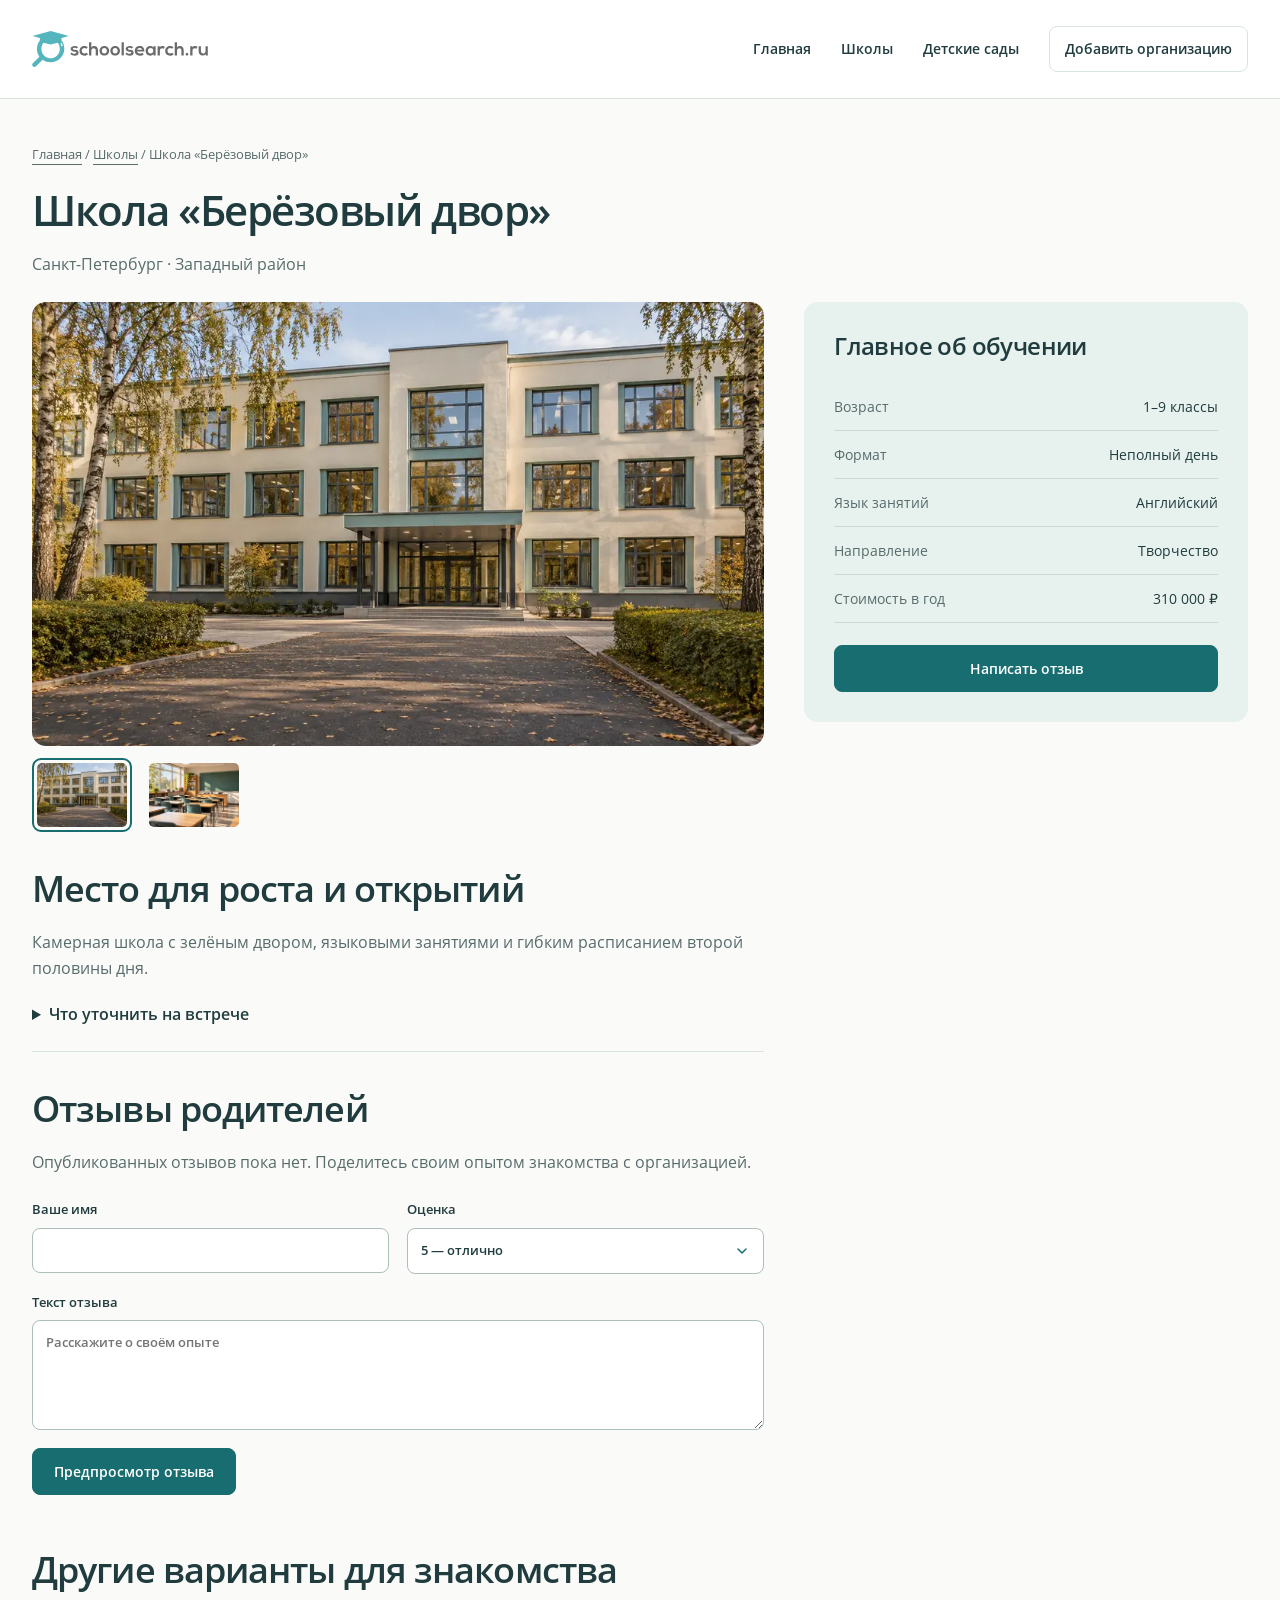
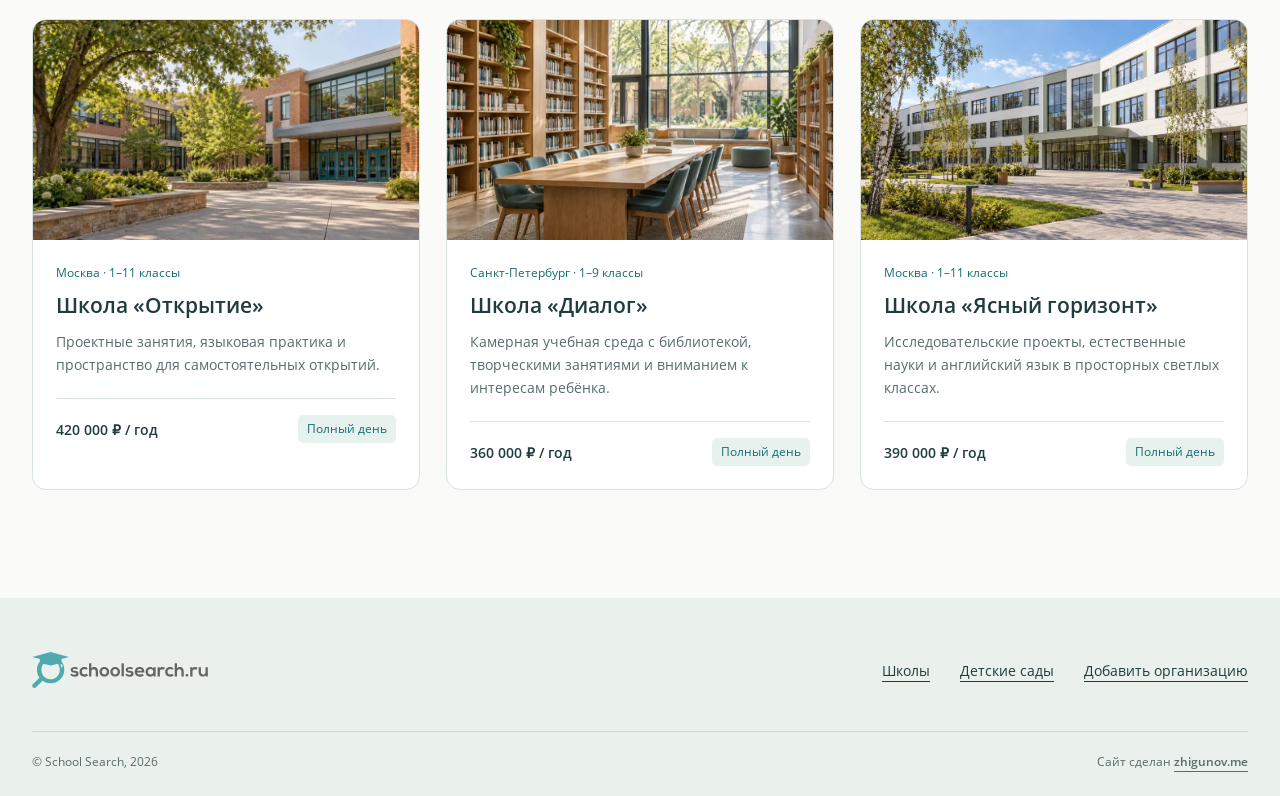
<file: school-5.html>
<!doctype html><html lang="ru"><head><meta charset="utf-8"><meta name="viewport" content="width=device-width, initial-scale=1"><meta name="description" content="Школа «Берёзовый двор», Санкт-Петербург. Камерная школа с зелёным двором, языковыми занятиями и гибким расписанием второй половины дня. Возраст: 1–9 классы. Формат: неполный день."><title>Школа «Берёзовый двор» в Санкт-Петербурге — School Search</title><link rel="icon" href="favicon.ico"><link rel="stylesheet" href="style.css"><script src="data.js" defer></script><script src="script.js" defer></script><meta name="theme-color" content="#176d70"><meta property="og:type" content="website"><meta property="og:locale" content="ru_RU"><meta property="og:site_name" content="School Search"><meta property="og:title" content="Школа «Берёзовый двор» в Санкт-Петербурге — School Search"><meta property="og:description" content="Школа «Берёзовый двор», Санкт-Петербург. Камерная школа с зелёным двором, языковыми занятиями и гибким расписанием второй половины дня. Возраст: 1–9 классы. Формат: неполный день."><script type="application/ld+json">{"@context":"https://schema.org","@type":"WebPage","name":"Школа «Берёзовый двор» в Санкт-Петербурге — School Search","description":"Школа «Берёзовый двор», Санкт-Петербург. Камерная школа с зелёным двором, языковыми занятиями и гибким расписанием второй половины дня. Возраст: 1–9 классы. Формат: неполный день.","inLanguage":"ru-RU"}</script></head><body data-page="detail" data-id="school-5" ><a class="skip" href="#main">Перейти к содержимому</a><header class="site-header"><div class="wrap header-inner"><a class="logo" href="index.html" aria-label="School Search — главная"><img src="img/logo.svg" alt="School Search" width="176" height="54"></a><button class="menu-toggle" type="button" aria-expanded="false" aria-controls="main-nav">Меню</button><nav class="nav" id="main-nav" aria-label="Основная навигация"><a href="index.html"  >Главная</a><a href="school-search.html"  >Школы</a><a href="kindergarten-search.html"  >Детские сады</a><a href="add.html"  class="nav-add">Добавить организацию</a></nav></div></header><main id="main"><div class="wrap"><div class="page-title"><div class="breadcrumb"><a href="index.html">Главная</a> / <a id="back-catalog" href="school-search.html">Школы</a> / <span data-name>Школа «Берёзовый двор»</span></div><h1 data-name>Школа «Берёзовый двор»</h1><p id="detail-city">Санкт-Петербург · Западный район</p></div><div class="detail-layout"><div><img id="gallery-image" class="gallery-main" src="img/school-birch.webp" srcset="img/school-birch-480.webp 480w, img/school-birch.webp 960w" sizes="(max-width: 760px) calc(100vw - 36px), 600px" decoding="async" alt="Школа «Берёзовый двор» — здание" width="1200" height="800"><div id="gallery-thumbs" class="gallery-thumbs" role="group" aria-label="Фотографии пространства"></div><article class="article"><h2>Место для роста и открытий</h2><p id="detail-description">Камерная школа с зелёным двором, языковыми занятиями и гибким расписанием второй половины дня.</p><details><summary>Что уточнить на встрече</summary><p>Спросите о размере классов или групп, квалификации педагогов, расписании, питании и прогулках. Обсудите адаптацию, обратную связь и полную стоимость обучения.</p></details><h2>Отзывы родителей</h2><p>Опубликованных отзывов пока нет. Поделитесь своим опытом знакомства с организацией.</p><form id="review-form" class="review-form"><label class="field" for="review-name">Ваше имя<input id="review-name" name="name" required maxlength="80" autocomplete="given-name"></label><label class="field" for="review-rating">Оценка<select id="review-rating" name="rating"><option value="5">5 — отлично</option><option value="4">4 — хорошо</option><option value="3">3 — удовлетворительно</option><option value="2">2 — плохо</option><option value="1">1 — очень плохо</option></select></label><label class="field full" for="review-text">Текст отзыва<textarea id="review-text" name="review" rows="4" maxlength="2000" required placeholder="Расскажите о своём опыте"></textarea></label><div class="full"><button class="button" type="submit">Предпросмотр отзыва</button></div></form><div class="status" id="review-status" role="status" hidden></div></article></div><aside class="detail-aside"><h2>Главное об обучении</h2><dl id="detail-facts"><div><dt>Возраст</dt><dd>1–9 классы</dd></div><div><dt>Формат</dt><dd>Неполный день</dd></div><div><dt>Язык занятий</dt><dd>Английский</dd></div><div><dt>Направление</dt><dd>Творчество</dd></div><div><dt>Стоимость в год</dt><dd>310 000 ₽</dd></div></dl><a class="button" href="#review-form">Написать отзыв</a></aside></div><section class="section"><div class="section-head"><h2>Другие варианты для знакомства</h2></div><div class="cards" id="related"><article class="card"><a class="card-photo" href="school-1.html" tabindex="-1" aria-hidden="true"><img src="img/school-courtyard.webp" srcset="img/school-courtyard-480.webp 480w, img/school-courtyard.webp 960w" sizes="(max-width: 480px) calc(100vw - 36px), (max-width: 760px) 45vw, 560px" decoding="async" alt="" width="600" height="400" loading="lazy"></a><div class="card-body"><div class="card-meta">Москва · 1–11 классы</div><h3><a href="school-1.html">Школа «Открытие»</a></h3><p>Проектные занятия, языковая практика и пространство для самостоятельных открытий.</p><div class="card-foot"><strong>420 000 ₽ / год</strong><span class="tag">Полный день</span></div></div></article><article class="card"><a class="card-photo" href="school-2.html" tabindex="-1" aria-hidden="true"><img src="img/library.webp" srcset="img/library-480.webp 480w, img/library.webp 960w" sizes="(max-width: 480px) calc(100vw - 36px), (max-width: 760px) 45vw, 560px" decoding="async" alt="" width="600" height="400" loading="lazy"></a><div class="card-body"><div class="card-meta">Санкт-Петербург · 1–9 классы</div><h3><a href="school-2.html">Школа «Диалог»</a></h3><p>Камерная учебная среда с библиотекой, творческими занятиями и вниманием к интересам ребёнка.</p><div class="card-foot"><strong>360 000 ₽ / год</strong><span class="tag">Полный день</span></div></div></article><article class="card"><a class="card-photo" href="school-3.html" tabindex="-1" aria-hidden="true"><img src="img/school-horizon.webp" srcset="img/school-horizon-480.webp 480w, img/school-horizon.webp 960w" sizes="(max-width: 480px) calc(100vw - 36px), (max-width: 760px) 45vw, 560px" decoding="async" alt="" width="600" height="400" loading="lazy"></a><div class="card-body"><div class="card-meta">Москва · 1–11 классы</div><h3><a href="school-3.html">Школа «Ясный горизонт»</a></h3><p>Исследовательские проекты, естественные науки и английский язык в просторных светлых классах.</p><div class="card-foot"><strong>390 000 ₽ / год</strong><span class="tag">Полный день</span></div></div></article></div></section></div></main><footer class="site-footer"><div class="wrap"><div class="footer-top"><div><a class="logo" href="index.html"><img src="img/logo.svg" alt="School Search — главная" width="176" height="54"></a></div><nav class="footer-links" aria-label="Навигация в подвале"><a href="school-search.html">Школы</a><a href="kindergarten-search.html">Детские сады</a><a href="add.html">Добавить организацию</a></nav></div><div class="footer-bottom"><span>© School Search, 2026</span><span class="author-credit">Сайт сделан <a href="https://zhigunov.me">zhigunov.me</a></span></div></div></footer></body></html>
</file>
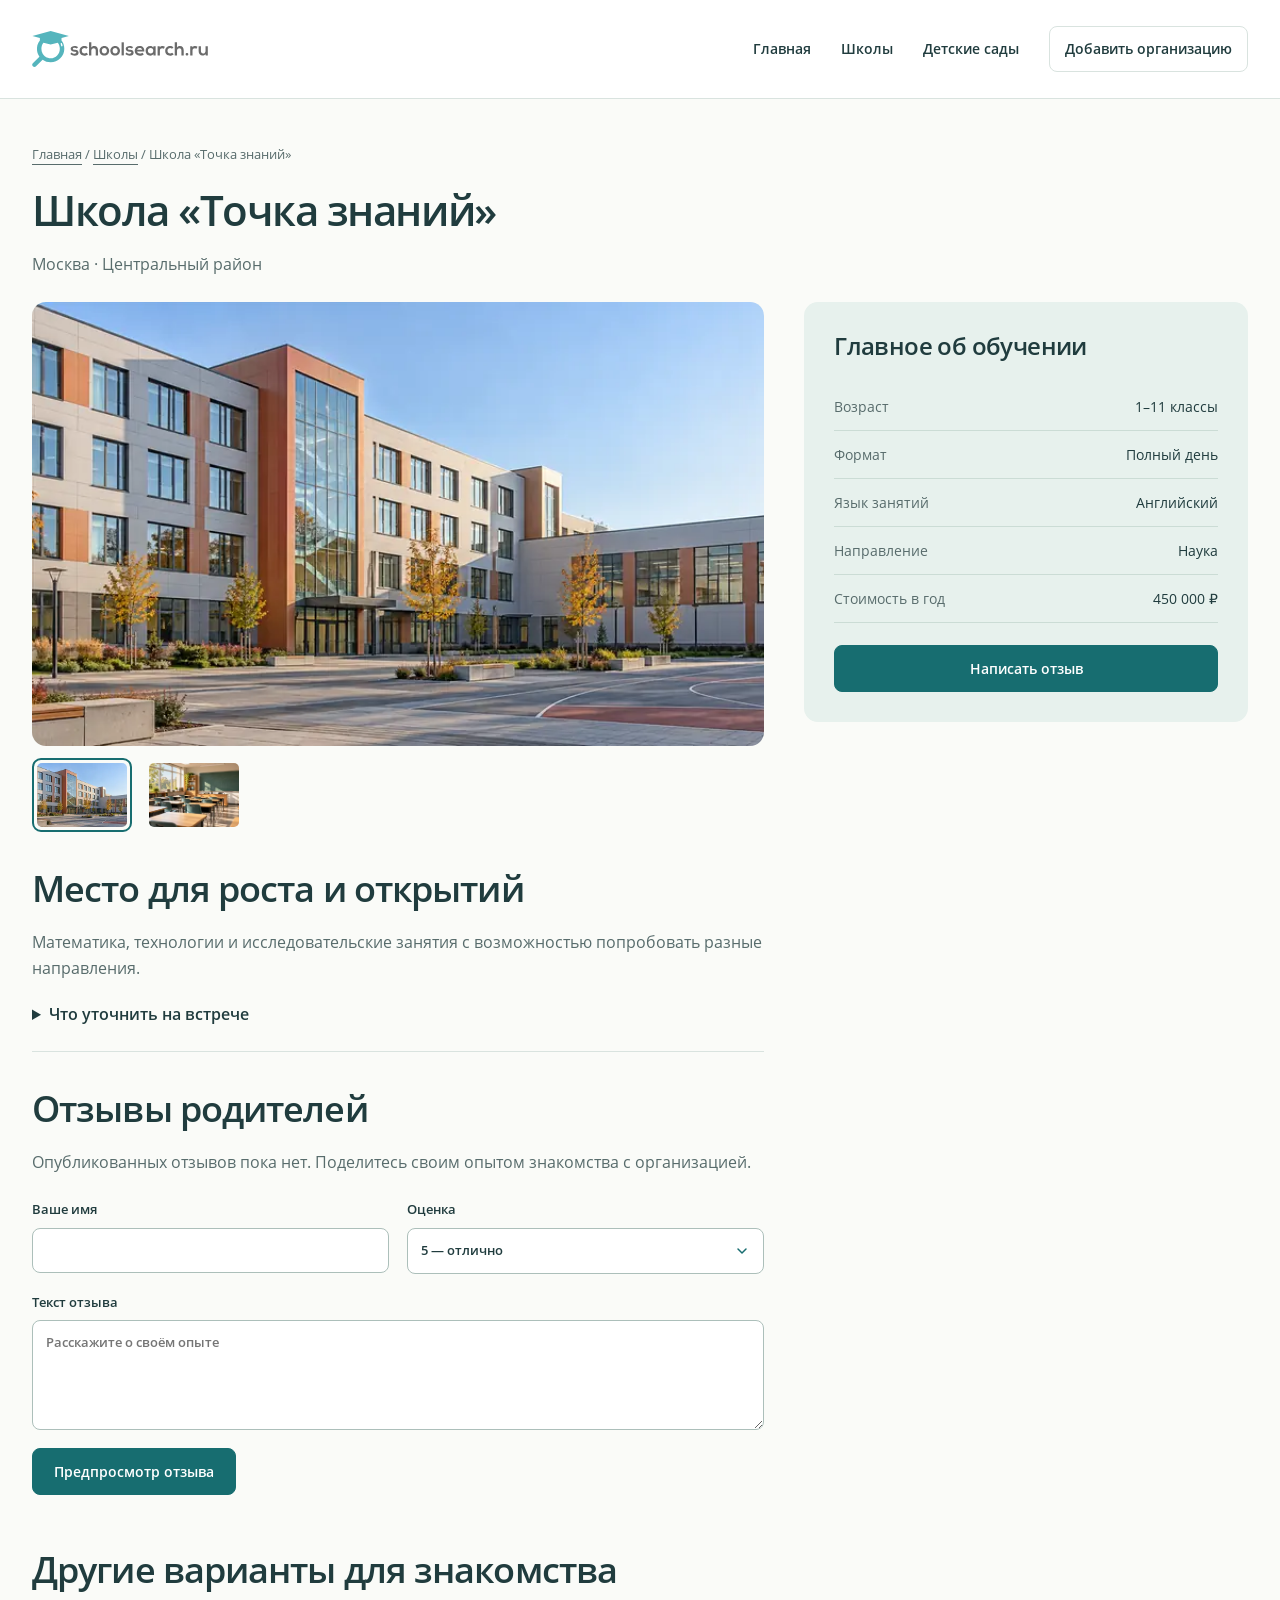
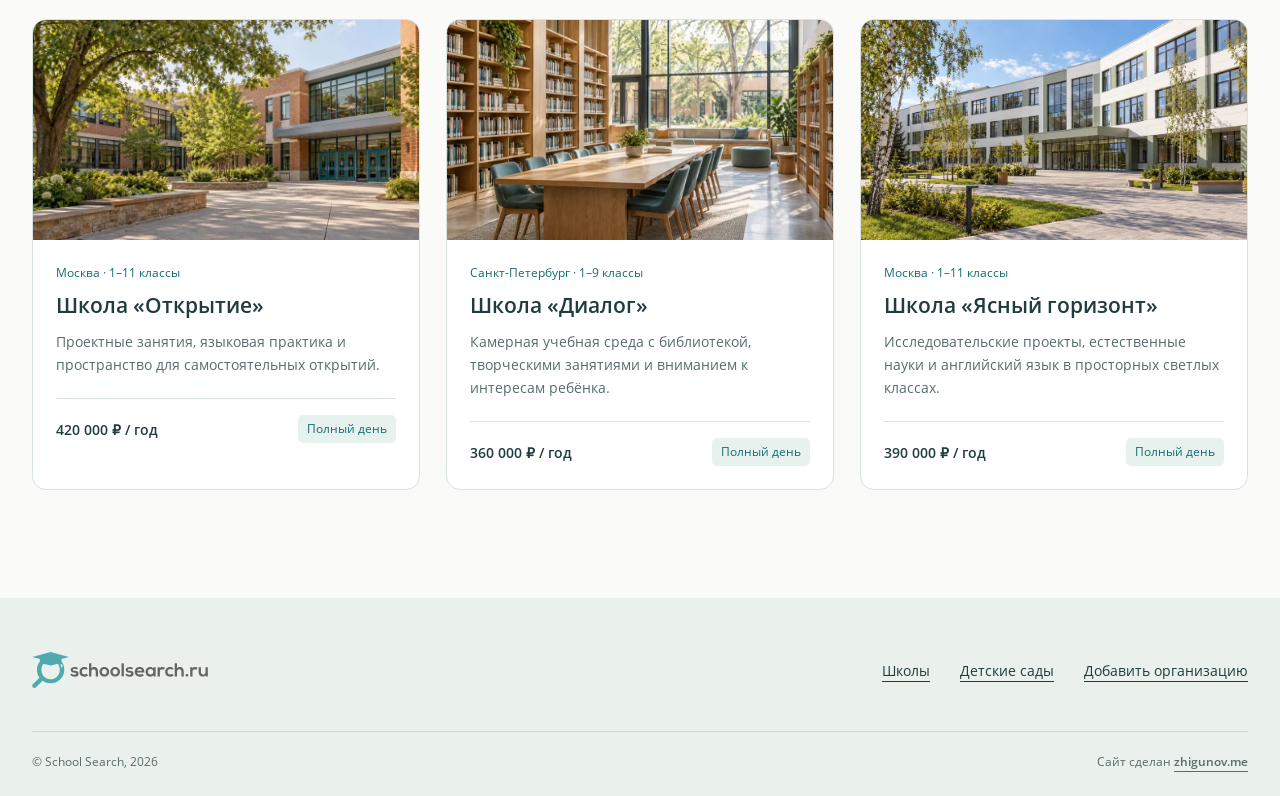
<file: school-6.html>
<!doctype html><html lang="ru"><head><meta charset="utf-8"><meta name="viewport" content="width=device-width, initial-scale=1"><meta name="description" content="Школа «Точка знаний», Москва. Математика, технологии и исследовательские занятия с возможностью попробовать разные направления. Возраст: 1–11 классы. Формат: полный день."><title>Школа «Точка знаний» в Москве — School Search</title><link rel="icon" href="favicon.ico"><link rel="stylesheet" href="style.css"><script src="data.js" defer></script><script src="script.js" defer></script><meta name="theme-color" content="#176d70"><meta property="og:type" content="website"><meta property="og:locale" content="ru_RU"><meta property="og:site_name" content="School Search"><meta property="og:title" content="Школа «Точка знаний» в Москве — School Search"><meta property="og:description" content="Школа «Точка знаний», Москва. Математика, технологии и исследовательские занятия с возможностью попробовать разные направления. Возраст: 1–11 классы. Формат: полный день."><script type="application/ld+json">{"@context":"https://schema.org","@type":"WebPage","name":"Школа «Точка знаний» в Москве — School Search","description":"Школа «Точка знаний», Москва. Математика, технологии и исследовательские занятия с возможностью попробовать разные направления. Возраст: 1–11 классы. Формат: полный день.","inLanguage":"ru-RU"}</script></head><body data-page="detail" data-id="school-6" ><a class="skip" href="#main">Перейти к содержимому</a><header class="site-header"><div class="wrap header-inner"><a class="logo" href="index.html" aria-label="School Search — главная"><img src="img/logo.svg" alt="School Search" width="176" height="54"></a><button class="menu-toggle" type="button" aria-expanded="false" aria-controls="main-nav">Меню</button><nav class="nav" id="main-nav" aria-label="Основная навигация"><a href="index.html"  >Главная</a><a href="school-search.html"  >Школы</a><a href="kindergarten-search.html"  >Детские сады</a><a href="add.html"  class="nav-add">Добавить организацию</a></nav></div></header><main id="main"><div class="wrap"><div class="page-title"><div class="breadcrumb"><a href="index.html">Главная</a> / <a id="back-catalog" href="school-search.html">Школы</a> / <span data-name>Школа «Точка знаний»</span></div><h1 data-name>Школа «Точка знаний»</h1><p id="detail-city">Москва · Центральный район</p></div><div class="detail-layout"><div><img id="gallery-image" class="gallery-main" src="img/school-knowledge.webp" srcset="img/school-knowledge-480.webp 480w, img/school-knowledge.webp 960w" sizes="(max-width: 760px) calc(100vw - 36px), 600px" decoding="async" alt="Школа «Точка знаний» — здание" width="1200" height="800"><div id="gallery-thumbs" class="gallery-thumbs" role="group" aria-label="Фотографии пространства"></div><article class="article"><h2>Место для роста и открытий</h2><p id="detail-description">Математика, технологии и исследовательские занятия с возможностью попробовать разные направления.</p><details><summary>Что уточнить на встрече</summary><p>Спросите о размере классов или групп, квалификации педагогов, расписании, питании и прогулках. Обсудите адаптацию, обратную связь и полную стоимость обучения.</p></details><h2>Отзывы родителей</h2><p>Опубликованных отзывов пока нет. Поделитесь своим опытом знакомства с организацией.</p><form id="review-form" class="review-form"><label class="field" for="review-name">Ваше имя<input id="review-name" name="name" required maxlength="80" autocomplete="given-name"></label><label class="field" for="review-rating">Оценка<select id="review-rating" name="rating"><option value="5">5 — отлично</option><option value="4">4 — хорошо</option><option value="3">3 — удовлетворительно</option><option value="2">2 — плохо</option><option value="1">1 — очень плохо</option></select></label><label class="field full" for="review-text">Текст отзыва<textarea id="review-text" name="review" rows="4" maxlength="2000" required placeholder="Расскажите о своём опыте"></textarea></label><div class="full"><button class="button" type="submit">Предпросмотр отзыва</button></div></form><div class="status" id="review-status" role="status" hidden></div></article></div><aside class="detail-aside"><h2>Главное об обучении</h2><dl id="detail-facts"><div><dt>Возраст</dt><dd>1–11 классы</dd></div><div><dt>Формат</dt><dd>Полный день</dd></div><div><dt>Язык занятий</dt><dd>Английский</dd></div><div><dt>Направление</dt><dd>Наука</dd></div><div><dt>Стоимость в год</dt><dd>450 000 ₽</dd></div></dl><a class="button" href="#review-form">Написать отзыв</a></aside></div><section class="section"><div class="section-head"><h2>Другие варианты для знакомства</h2></div><div class="cards" id="related"><article class="card"><a class="card-photo" href="school-1.html" tabindex="-1" aria-hidden="true"><img src="img/school-courtyard.webp" srcset="img/school-courtyard-480.webp 480w, img/school-courtyard.webp 960w" sizes="(max-width: 480px) calc(100vw - 36px), (max-width: 760px) 45vw, 560px" decoding="async" alt="" width="600" height="400" loading="lazy"></a><div class="card-body"><div class="card-meta">Москва · 1–11 классы</div><h3><a href="school-1.html">Школа «Открытие»</a></h3><p>Проектные занятия, языковая практика и пространство для самостоятельных открытий.</p><div class="card-foot"><strong>420 000 ₽ / год</strong><span class="tag">Полный день</span></div></div></article><article class="card"><a class="card-photo" href="school-2.html" tabindex="-1" aria-hidden="true"><img src="img/library.webp" srcset="img/library-480.webp 480w, img/library.webp 960w" sizes="(max-width: 480px) calc(100vw - 36px), (max-width: 760px) 45vw, 560px" decoding="async" alt="" width="600" height="400" loading="lazy"></a><div class="card-body"><div class="card-meta">Санкт-Петербург · 1–9 классы</div><h3><a href="school-2.html">Школа «Диалог»</a></h3><p>Камерная учебная среда с библиотекой, творческими занятиями и вниманием к интересам ребёнка.</p><div class="card-foot"><strong>360 000 ₽ / год</strong><span class="tag">Полный день</span></div></div></article><article class="card"><a class="card-photo" href="school-3.html" tabindex="-1" aria-hidden="true"><img src="img/school-horizon.webp" srcset="img/school-horizon-480.webp 480w, img/school-horizon.webp 960w" sizes="(max-width: 480px) calc(100vw - 36px), (max-width: 760px) 45vw, 560px" decoding="async" alt="" width="600" height="400" loading="lazy"></a><div class="card-body"><div class="card-meta">Москва · 1–11 классы</div><h3><a href="school-3.html">Школа «Ясный горизонт»</a></h3><p>Исследовательские проекты, естественные науки и английский язык в просторных светлых классах.</p><div class="card-foot"><strong>390 000 ₽ / год</strong><span class="tag">Полный день</span></div></div></article></div></section></div></main><footer class="site-footer"><div class="wrap"><div class="footer-top"><div><a class="logo" href="index.html"><img src="img/logo.svg" alt="School Search — главная" width="176" height="54"></a></div><nav class="footer-links" aria-label="Навигация в подвале"><a href="school-search.html">Школы</a><a href="kindergarten-search.html">Детские сады</a><a href="add.html">Добавить организацию</a></nav></div><div class="footer-bottom"><span>© School Search, 2026</span><span class="author-credit">Сайт сделан <a href="https://zhigunov.me">zhigunov.me</a></span></div></div></footer></body></html>
</file>
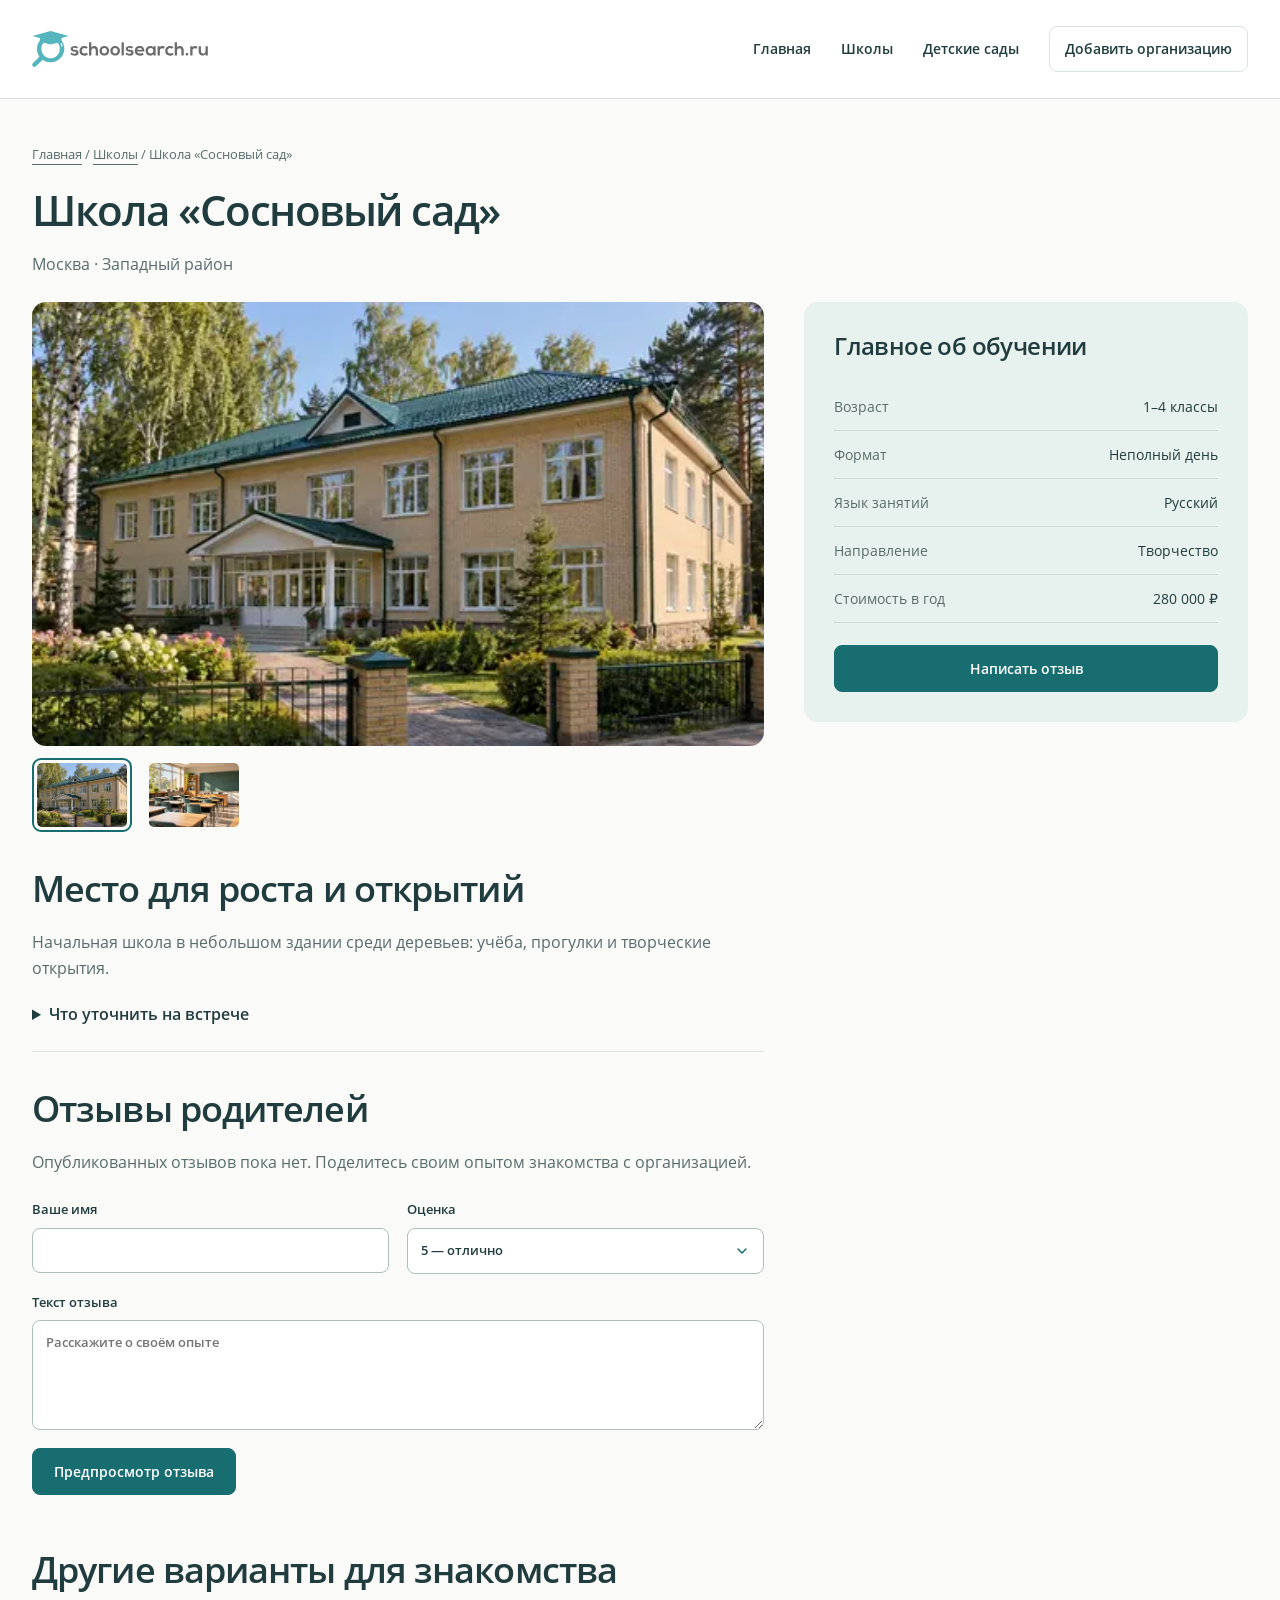
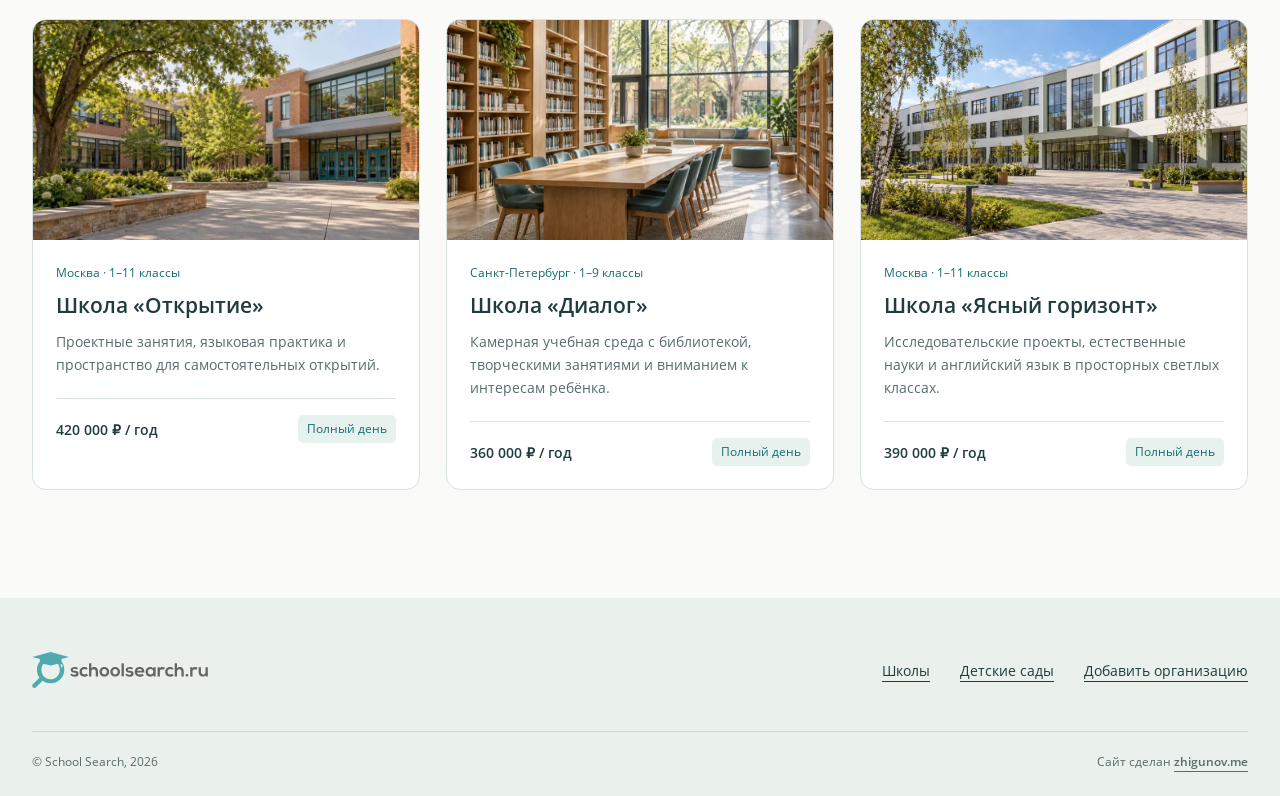
<file: school-7.html>
<!doctype html><html lang="ru"><head><meta charset="utf-8"><meta name="viewport" content="width=device-width, initial-scale=1"><meta name="description" content="Школа «Сосновый сад», Москва. Начальная школа в небольшом здании среди деревьев: учёба, прогулки и творческие открытия. Возраст: 1–4 классы. Формат: неполный день."><title>Школа «Сосновый сад» в Москве — School Search</title><link rel="icon" href="favicon.ico"><link rel="stylesheet" href="style.css"><script src="data.js" defer></script><script src="script.js" defer></script><meta name="theme-color" content="#176d70"><meta property="og:type" content="website"><meta property="og:locale" content="ru_RU"><meta property="og:site_name" content="School Search"><meta property="og:title" content="Школа «Сосновый сад» в Москве — School Search"><meta property="og:description" content="Школа «Сосновый сад», Москва. Начальная школа в небольшом здании среди деревьев: учёба, прогулки и творческие открытия. Возраст: 1–4 классы. Формат: неполный день."><script type="application/ld+json">{"@context":"https://schema.org","@type":"WebPage","name":"Школа «Сосновый сад» в Москве — School Search","description":"Школа «Сосновый сад», Москва. Начальная школа в небольшом здании среди деревьев: учёба, прогулки и творческие открытия. Возраст: 1–4 классы. Формат: неполный день.","inLanguage":"ru-RU"}</script></head><body data-page="detail" data-id="school-7" ><a class="skip" href="#main">Перейти к содержимому</a><header class="site-header"><div class="wrap header-inner"><a class="logo" href="index.html" aria-label="School Search — главная"><img src="img/logo.svg" alt="School Search" width="176" height="54"></a><button class="menu-toggle" type="button" aria-expanded="false" aria-controls="main-nav">Меню</button><nav class="nav" id="main-nav" aria-label="Основная навигация"><a href="index.html"  >Главная</a><a href="school-search.html"  >Школы</a><a href="kindergarten-search.html"  >Детские сады</a><a href="add.html"  class="nav-add">Добавить организацию</a></nav></div></header><main id="main"><div class="wrap"><div class="page-title"><div class="breadcrumb"><a href="index.html">Главная</a> / <a id="back-catalog" href="school-search.html">Школы</a> / <span data-name>Школа «Сосновый сад»</span></div><h1 data-name>Школа «Сосновый сад»</h1><p id="detail-city">Москва · Западный район</p></div><div class="detail-layout"><div><img id="gallery-image" class="gallery-main" src="img/school-pine.webp" srcset="img/school-pine-480.webp 480w, img/school-pine.webp 960w" sizes="(max-width: 760px) calc(100vw - 36px), 600px" decoding="async" alt="Школа «Сосновый сад» — здание" width="1200" height="800"><div id="gallery-thumbs" class="gallery-thumbs" role="group" aria-label="Фотографии пространства"></div><article class="article"><h2>Место для роста и открытий</h2><p id="detail-description">Начальная школа в небольшом здании среди деревьев: учёба, прогулки и творческие открытия.</p><details><summary>Что уточнить на встрече</summary><p>Спросите о размере классов или групп, квалификации педагогов, расписании, питании и прогулках. Обсудите адаптацию, обратную связь и полную стоимость обучения.</p></details><h2>Отзывы родителей</h2><p>Опубликованных отзывов пока нет. Поделитесь своим опытом знакомства с организацией.</p><form id="review-form" class="review-form"><label class="field" for="review-name">Ваше имя<input id="review-name" name="name" required maxlength="80" autocomplete="given-name"></label><label class="field" for="review-rating">Оценка<select id="review-rating" name="rating"><option value="5">5 — отлично</option><option value="4">4 — хорошо</option><option value="3">3 — удовлетворительно</option><option value="2">2 — плохо</option><option value="1">1 — очень плохо</option></select></label><label class="field full" for="review-text">Текст отзыва<textarea id="review-text" name="review" rows="4" maxlength="2000" required placeholder="Расскажите о своём опыте"></textarea></label><div class="full"><button class="button" type="submit">Предпросмотр отзыва</button></div></form><div class="status" id="review-status" role="status" hidden></div></article></div><aside class="detail-aside"><h2>Главное об обучении</h2><dl id="detail-facts"><div><dt>Возраст</dt><dd>1–4 классы</dd></div><div><dt>Формат</dt><dd>Неполный день</dd></div><div><dt>Язык занятий</dt><dd>Русский</dd></div><div><dt>Направление</dt><dd>Творчество</dd></div><div><dt>Стоимость в год</dt><dd>280 000 ₽</dd></div></dl><a class="button" href="#review-form">Написать отзыв</a></aside></div><section class="section"><div class="section-head"><h2>Другие варианты для знакомства</h2></div><div class="cards" id="related"><article class="card"><a class="card-photo" href="school-1.html" tabindex="-1" aria-hidden="true"><img src="img/school-courtyard.webp" srcset="img/school-courtyard-480.webp 480w, img/school-courtyard.webp 960w" sizes="(max-width: 480px) calc(100vw - 36px), (max-width: 760px) 45vw, 560px" decoding="async" alt="" width="600" height="400" loading="lazy"></a><div class="card-body"><div class="card-meta">Москва · 1–11 классы</div><h3><a href="school-1.html">Школа «Открытие»</a></h3><p>Проектные занятия, языковая практика и пространство для самостоятельных открытий.</p><div class="card-foot"><strong>420 000 ₽ / год</strong><span class="tag">Полный день</span></div></div></article><article class="card"><a class="card-photo" href="school-2.html" tabindex="-1" aria-hidden="true"><img src="img/library.webp" srcset="img/library-480.webp 480w, img/library.webp 960w" sizes="(max-width: 480px) calc(100vw - 36px), (max-width: 760px) 45vw, 560px" decoding="async" alt="" width="600" height="400" loading="lazy"></a><div class="card-body"><div class="card-meta">Санкт-Петербург · 1–9 классы</div><h3><a href="school-2.html">Школа «Диалог»</a></h3><p>Камерная учебная среда с библиотекой, творческими занятиями и вниманием к интересам ребёнка.</p><div class="card-foot"><strong>360 000 ₽ / год</strong><span class="tag">Полный день</span></div></div></article><article class="card"><a class="card-photo" href="school-3.html" tabindex="-1" aria-hidden="true"><img src="img/school-horizon.webp" srcset="img/school-horizon-480.webp 480w, img/school-horizon.webp 960w" sizes="(max-width: 480px) calc(100vw - 36px), (max-width: 760px) 45vw, 560px" decoding="async" alt="" width="600" height="400" loading="lazy"></a><div class="card-body"><div class="card-meta">Москва · 1–11 классы</div><h3><a href="school-3.html">Школа «Ясный горизонт»</a></h3><p>Исследовательские проекты, естественные науки и английский язык в просторных светлых классах.</p><div class="card-foot"><strong>390 000 ₽ / год</strong><span class="tag">Полный день</span></div></div></article></div></section></div></main><footer class="site-footer"><div class="wrap"><div class="footer-top"><div><a class="logo" href="index.html"><img src="img/logo.svg" alt="School Search — главная" width="176" height="54"></a></div><nav class="footer-links" aria-label="Навигация в подвале"><a href="school-search.html">Школы</a><a href="kindergarten-search.html">Детские сады</a><a href="add.html">Добавить организацию</a></nav></div><div class="footer-bottom"><span>© School Search, 2026</span><span class="author-credit">Сайт сделан <a href="https://zhigunov.me">zhigunov.me</a></span></div></div></footer></body></html>
</file>
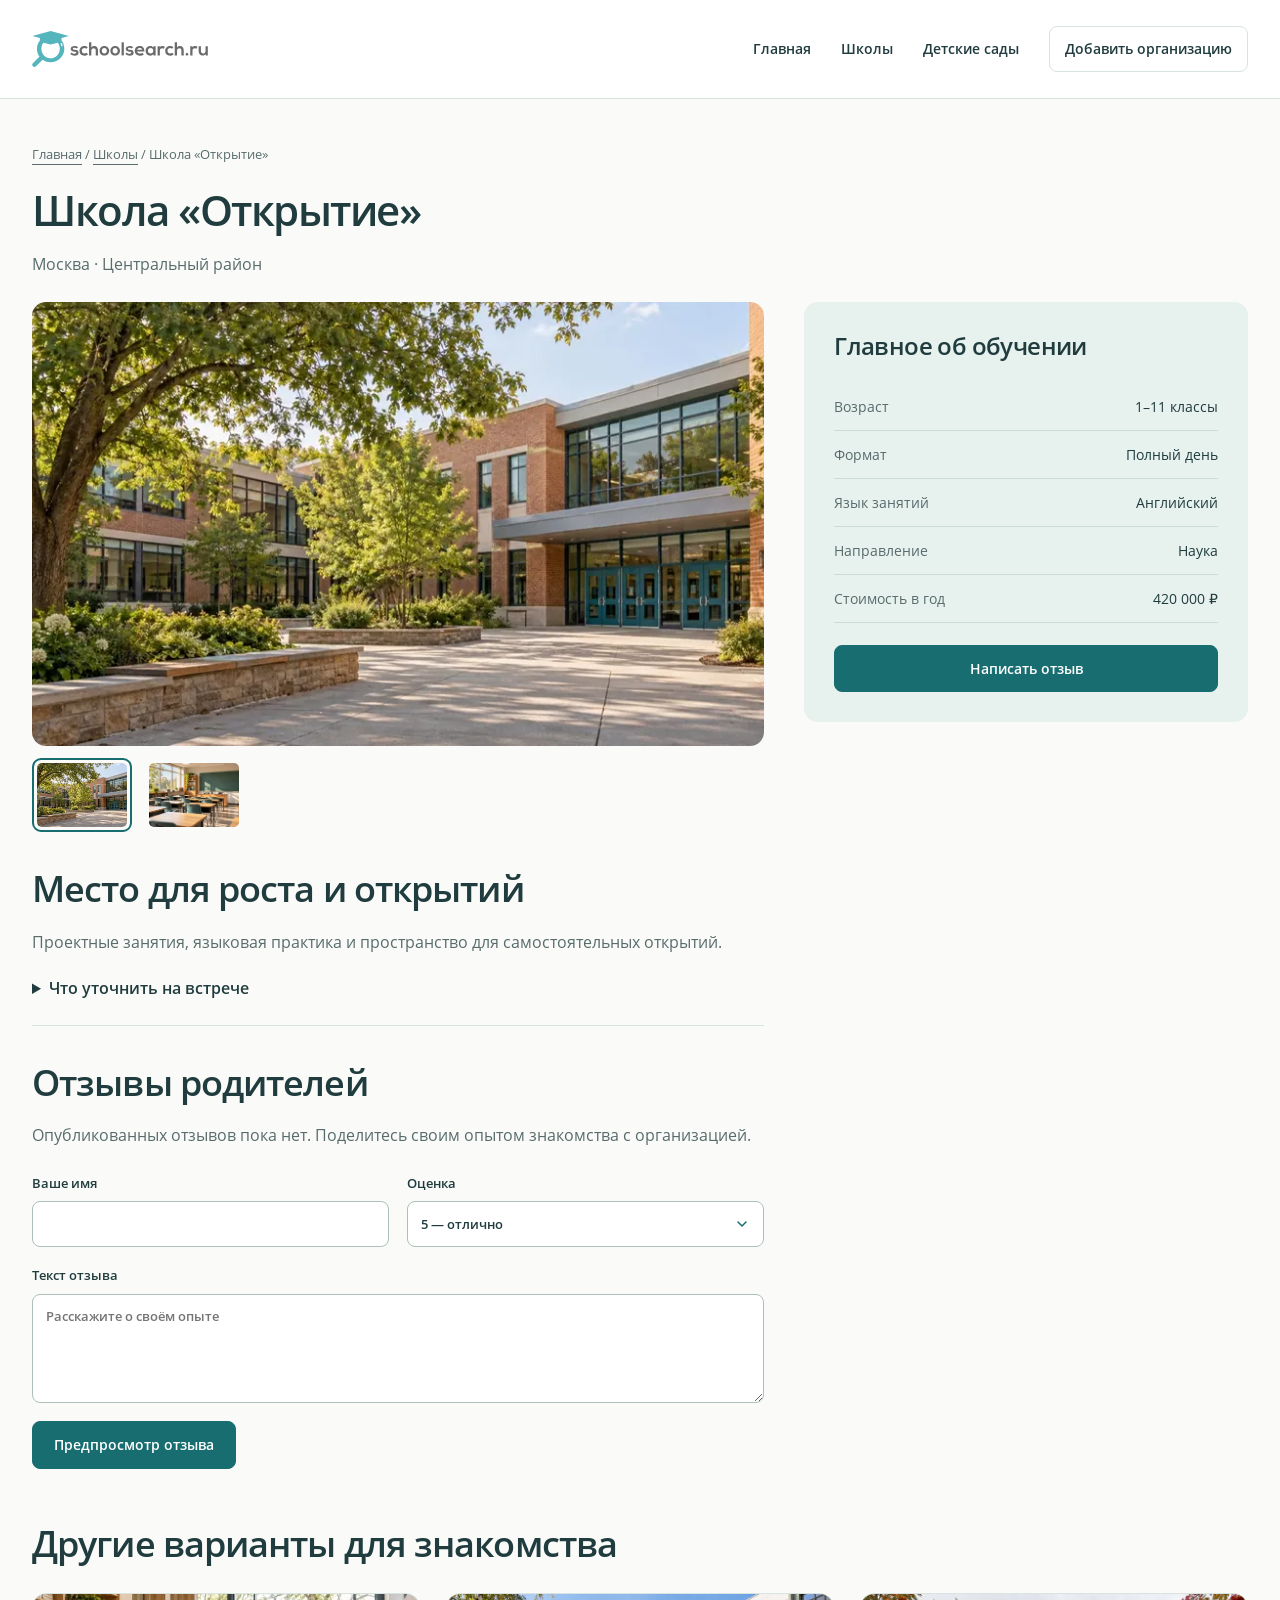
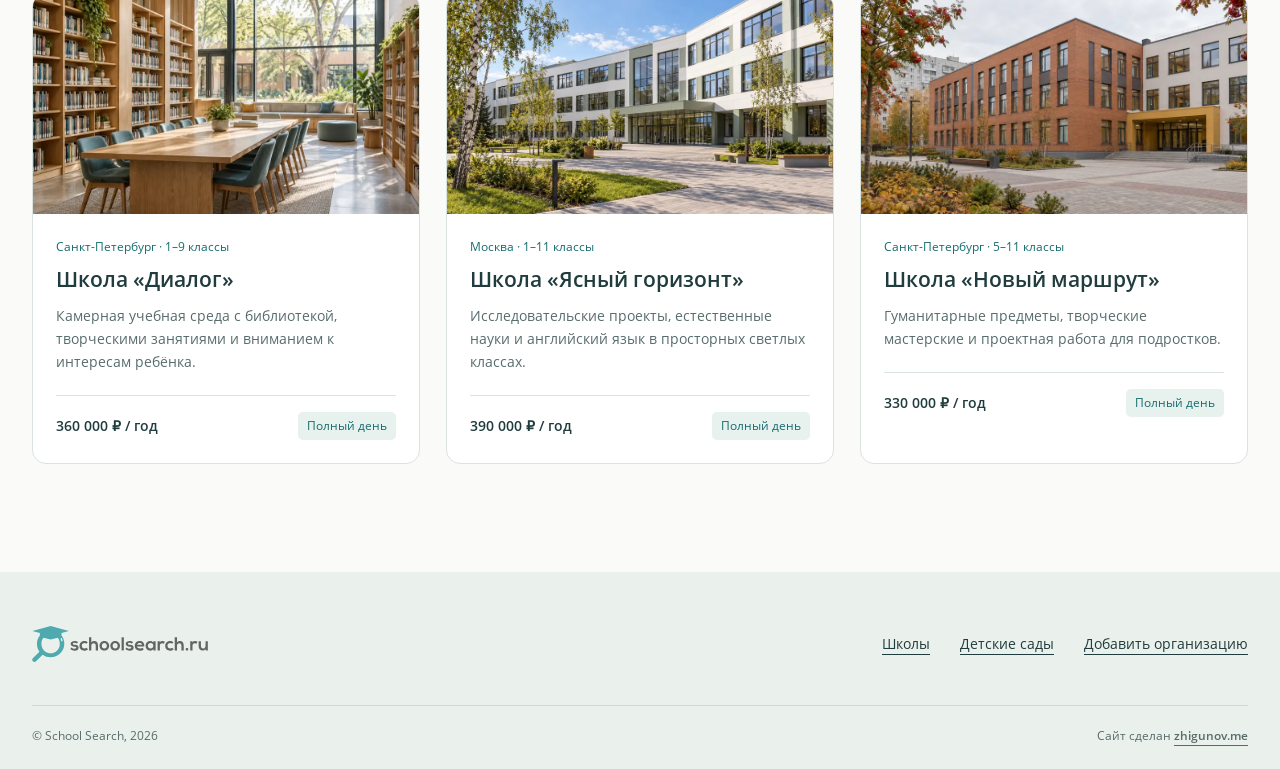
<file: school-page.html>
<!doctype html><html lang="ru"><head><meta charset="utf-8"><meta name="viewport" content="width=device-width, initial-scale=1"><meta name="description" content="Программы, условия и стоимость обучения в школе. Изучите образовательную среду и сравните варианты в School Search."><title>Образовательная организация — School Search</title><link rel="icon" href="favicon.ico"><link rel="stylesheet" href="style.css"><script src="data.js" defer></script><script src="script.js" defer></script><meta name="theme-color" content="#176d70"><meta property="og:type" content="website"><meta property="og:locale" content="ru_RU"><meta property="og:site_name" content="School Search"><meta property="og:title" content="Образовательная организация — School Search"><meta property="og:description" content="Программы, условия и стоимость обучения в школе. Изучите образовательную среду и сравните варианты в School Search."><script type="application/ld+json">{"@context":"https://schema.org","@type":"WebPage","name":"Образовательная организация — School Search","description":"Программы, условия и стоимость обучения в школе. Изучите образовательную среду и сравните варианты в School Search.","inLanguage":"ru-RU"}</script></head><body data-page="detail" ><a class="skip" href="#main">Перейти к содержимому</a><header class="site-header"><div class="wrap header-inner"><a class="logo" href="index.html" aria-label="School Search — главная"><img src="img/logo.svg" alt="School Search" width="176" height="54"></a><button class="menu-toggle" type="button" aria-expanded="false" aria-controls="main-nav">Меню</button><nav class="nav" id="main-nav" aria-label="Основная навигация"><a href="index.html"  >Главная</a><a href="school-search.html"  >Школы</a><a href="kindergarten-search.html"  >Детские сады</a><a href="add.html"  class="nav-add">Добавить организацию</a></nav></div></header><main id="main"><div class="wrap"><div class="page-title"><div class="breadcrumb"><a href="index.html">Главная</a> / <a id="back-catalog" href="school-search.html">Школы</a> / <span data-name>Школа «Открытие»</span></div><h1 data-name>Школа «Открытие»</h1><p id="detail-city">Москва · Центральный район</p></div><div class="detail-layout"><div><img id="gallery-image" class="gallery-main" src="img/school-courtyard.webp" srcset="img/school-courtyard-480.webp 480w, img/school-courtyard.webp 960w" sizes="(max-width: 760px) calc(100vw - 36px), 600px" decoding="async" alt="Школьный двор" width="1200" height="800"><div id="gallery-thumbs" class="gallery-thumbs" role="group" aria-label="Фотографии пространства"></div><article class="article"><h2>Место для роста и открытий</h2><p id="detail-description"></p><details><summary>Что уточнить на встрече</summary><p>Спросите о размере классов или групп, квалификации педагогов, расписании, питании и прогулках. Обсудите адаптацию, обратную связь и полную стоимость обучения.</p></details><h2>Отзывы родителей</h2><p>Опубликованных отзывов пока нет. Поделитесь своим опытом знакомства с организацией.</p><form id="review-form" class="review-form"><label class="field" for="review-name">Ваше имя<input id="review-name" name="name" required maxlength="80" autocomplete="given-name"></label><label class="field" for="review-rating">Оценка<select id="review-rating" name="rating"><option value="5">5 — отлично</option><option value="4">4 — хорошо</option><option value="3">3 — удовлетворительно</option><option value="2">2 — плохо</option><option value="1">1 — очень плохо</option></select></label><label class="field full" for="review-text">Текст отзыва<textarea id="review-text" name="review" rows="4" maxlength="2000" required placeholder="Расскажите о своём опыте"></textarea></label><div class="full"><button class="button" type="submit">Предпросмотр отзыва</button></div></form><div class="status" id="review-status" role="status" hidden></div></article></div><aside class="detail-aside"><h2>Главное об обучении</h2><dl id="detail-facts"></dl><a class="button" href="#review-form">Написать отзыв</a></aside></div><section class="section"><div class="section-head"><h2>Другие варианты для знакомства</h2></div><div class="cards" id="related"></div></section></div></main><footer class="site-footer"><div class="wrap"><div class="footer-top"><div><a class="logo" href="index.html"><img src="img/logo.svg" alt="School Search — главная" width="176" height="54"></a></div><nav class="footer-links" aria-label="Навигация в подвале"><a href="school-search.html">Школы</a><a href="kindergarten-search.html">Детские сады</a><a href="add.html">Добавить организацию</a></nav></div><div class="footer-bottom"><span>© School Search, 2026</span><span class="author-credit">Сайт сделан <a href="https://zhigunov.me">zhigunov.me</a></span></div></div></footer></body></html>
</file>
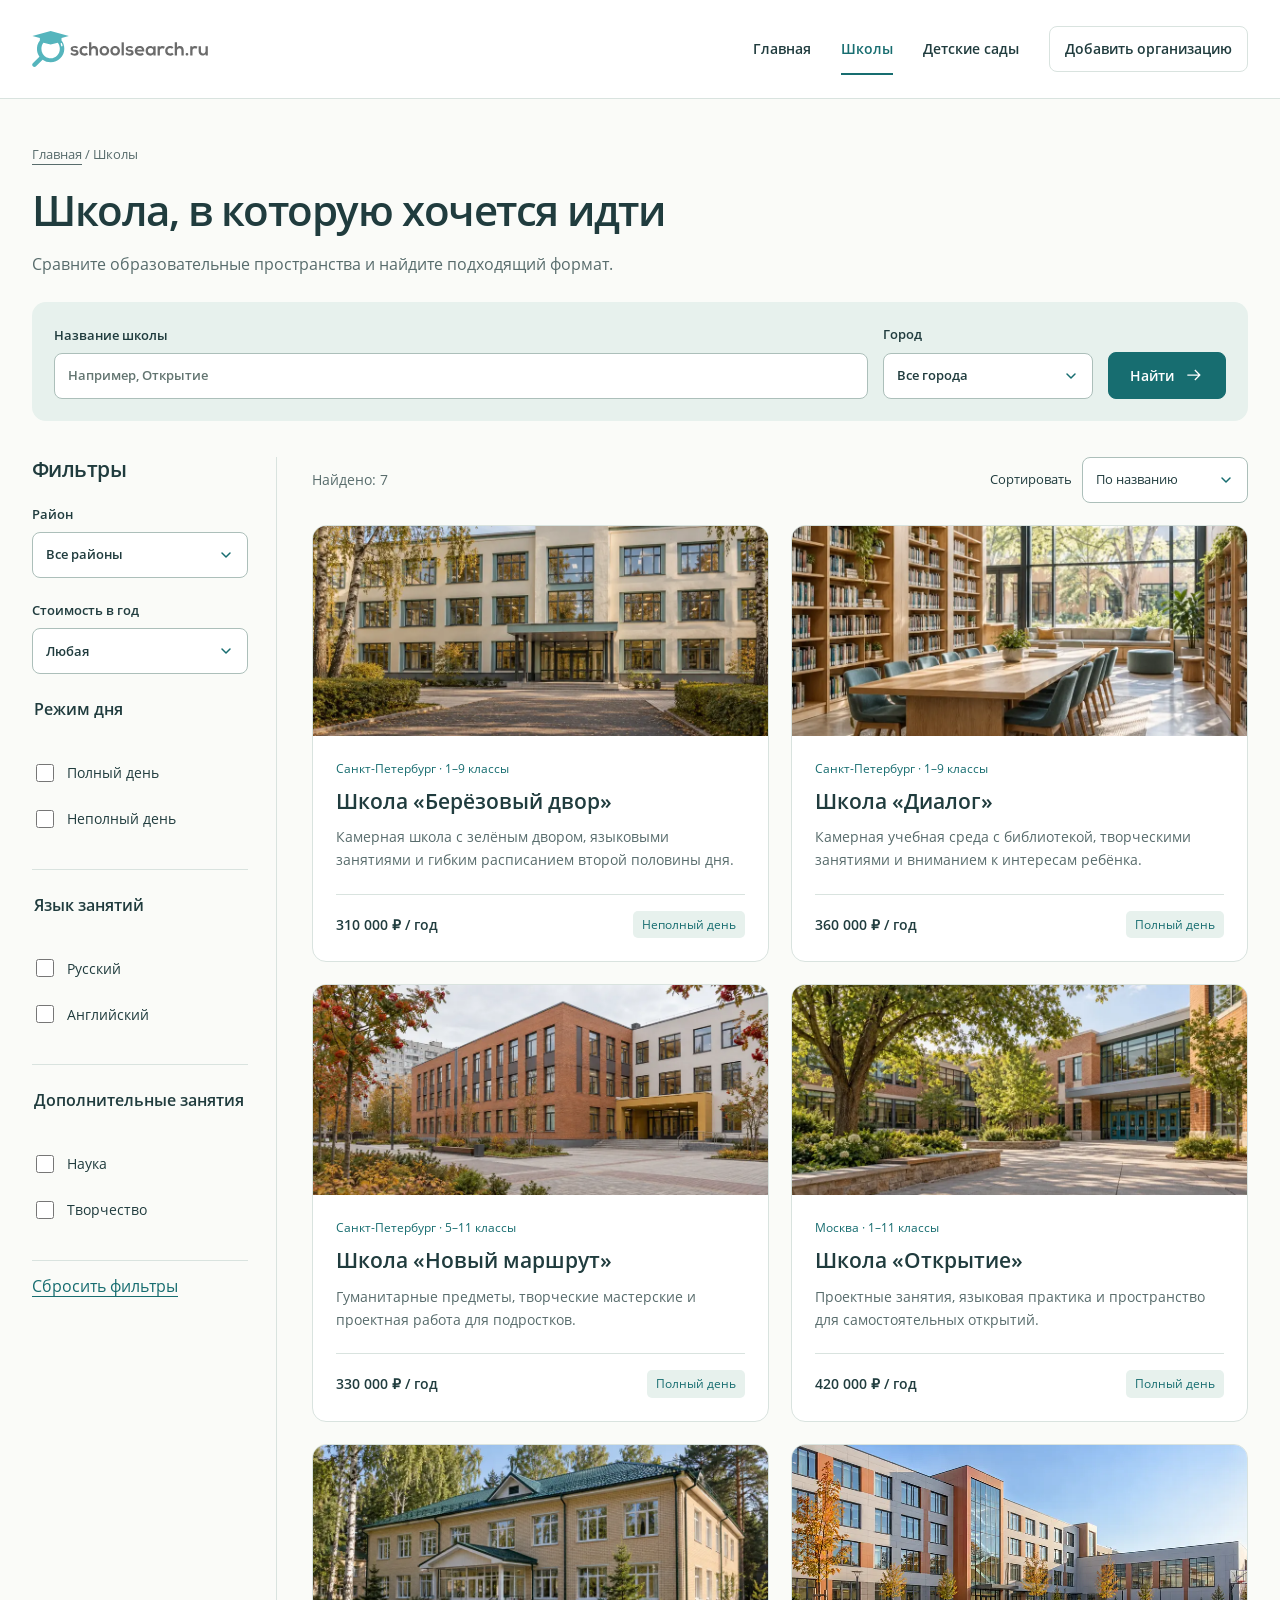
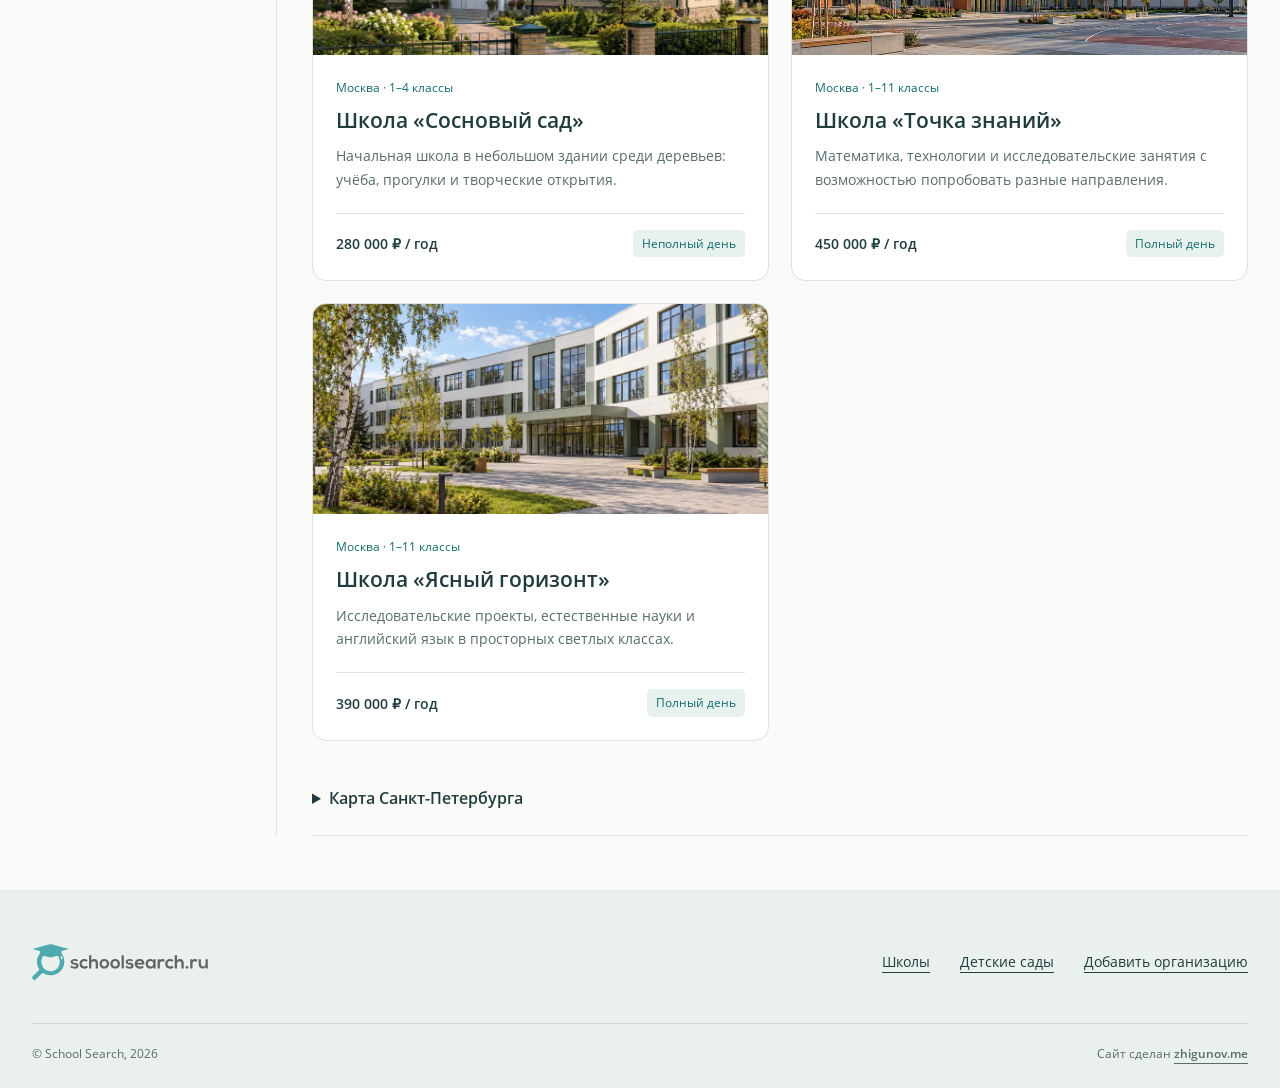
<file: school-search.html>
<!doctype html><html lang="ru"><head><meta charset="utf-8"><meta name="viewport" content="width=device-width, initial-scale=1"><meta name="description" content="Каталог школ Москвы и Санкт-Петербурга: программы, возраст учеников и стоимость обучения. Подберите школу по району, языку и режиму дня."><title>Поиск школ — School Search</title><link rel="icon" href="favicon.ico"><link rel="stylesheet" href="style.css"><script src="data.js" defer></script><script src="script.js" defer></script><meta name="theme-color" content="#176d70"><meta property="og:type" content="website"><meta property="og:locale" content="ru_RU"><meta property="og:site_name" content="School Search"><meta property="og:title" content="Поиск школ — School Search"><meta property="og:description" content="Каталог школ Москвы и Санкт-Петербурга: программы, возраст учеников и стоимость обучения. Подберите школу по району, языку и режиму дня."><script type="application/ld+json">{"@context":"https://schema.org","@type":"CollectionPage","name":"Поиск школ — School Search","description":"Каталог школ Москвы и Санкт-Петербурга: программы, возраст учеников и стоимость обучения. Подберите школу по району, языку и режиму дня.","inLanguage":"ru-RU"}</script></head><body data-page="schools" data-type="school"><a class="skip" href="#main">Перейти к содержимому</a><header class="site-header"><div class="wrap header-inner"><a class="logo" href="index.html" aria-label="School Search — главная"><img src="img/logo.svg" alt="School Search" width="176" height="54"></a><button class="menu-toggle" type="button" aria-expanded="false" aria-controls="main-nav">Меню</button><nav class="nav" id="main-nav" aria-label="Основная навигация"><a href="index.html"  >Главная</a><a href="school-search.html" aria-current="page" >Школы</a><a href="kindergarten-search.html"  >Детские сады</a><a href="add.html"  class="nav-add">Добавить организацию</a></nav></div></header><main id="main"><div class="wrap"><div class="page-title"><div class="breadcrumb"><a href="index.html">Главная</a> / Школы</div><h1>Школа, в которую хочется идти</h1><p>Сравните образовательные пространства и найдите подходящий формат.</p></div><form class="search-bar" id="search-form" role="search"><label class="field" for="query">Название школы<input id="query" name="q" type="search" placeholder="Например, Открытие"></label><label class="field" for="city">Город<select id="city" name="city"><option value="">Все города</option><option>Москва</option><option>Санкт-Петербург</option></select></label><button class="button" type="submit">Найти <svg viewBox="0 0 24 24" fill="none" stroke="currentColor" stroke-width="1.5" aria-hidden="true"><path d="M4 12h15m-6-6 6 6-6 6"/></svg></button></form><div class="catalog"><aside class="filter-panel" id="filter-panel" aria-label="Фильтры каталога"><button id="filter-close" class="filter-close" type="button">Скрыть</button><h2>Фильтры</h2><form id="filters"><label class="field" for="district">Район<select id="district"><option value="">Все районы</option><option>Центральный</option><option>Западный</option></select></label><label class="field" for="budget">Стоимость в год<select id="budget"><option value="">Любая</option><option value="250000">До 250 000 ₽</option><option value="350000">До 350 000 ₽</option><option value="450000">До 450 000 ₽</option></select></label><fieldset class="filter-group"><legend>Режим дня</legend><label class="check"><input type="checkbox" name="format" value="Полный день">Полный день</label><label class="check"><input type="checkbox" name="format" value="Неполный день">Неполный день</label></fieldset><fieldset class="filter-group"><legend>Язык занятий</legend><label class="check"><input type="checkbox" name="language" value="Русский">Русский</label><label class="check"><input type="checkbox" name="language" value="Английский">Английский</label></fieldset><fieldset class="filter-group"><legend>Дополнительные занятия</legend><label class="check"><input type="checkbox" name="extra" value="Наука">Наука</label><label class="check"><input type="checkbox" name="extra" value="Творчество">Творчество</label></fieldset><button class="reset" type="button" data-reset>Сбросить фильтры</button></form></aside><section aria-label="Результаты поиска"><div class="results-bar"><p id="result-count" role="status" aria-live="polite">Найдено: 7</p><button class="button secondary mobile-filters" id="filter-toggle" type="button" aria-expanded="false" aria-controls="filter-panel">Фильтры</button><label class="sort" for="sort">Сортировать<select id="sort"><option value="name">По названию</option><option value="low">Сначала дешевле</option><option value="high">Сначала дороже</option></select></label></div><div class="cards" id="catalog-results"><article class="card"><a class="card-photo" href="school-5.html" tabindex="-1" aria-hidden="true"><img src="img/school-birch.webp" srcset="img/school-birch-480.webp 480w, img/school-birch.webp 960w" sizes="(max-width: 480px) calc(100vw - 36px), (max-width: 760px) 45vw, 560px" decoding="async" alt="" width="600" height="400" loading="lazy"></a><div class="card-body"><div class="card-meta">Санкт-Петербург · 1–9 классы</div><h3><a href="school-5.html">Школа «Берёзовый двор»</a></h3><p>Камерная школа с зелёным двором, языковыми занятиями и гибким расписанием второй половины дня.</p><div class="card-foot"><strong>310 000 ₽ / год</strong><span class="tag">Неполный день</span></div></div></article><article class="card"><a class="card-photo" href="school-2.html" tabindex="-1" aria-hidden="true"><img src="img/library.webp" srcset="img/library-480.webp 480w, img/library.webp 960w" sizes="(max-width: 480px) calc(100vw - 36px), (max-width: 760px) 45vw, 560px" decoding="async" alt="" width="600" height="400" loading="lazy"></a><div class="card-body"><div class="card-meta">Санкт-Петербург · 1–9 классы</div><h3><a href="school-2.html">Школа «Диалог»</a></h3><p>Камерная учебная среда с библиотекой, творческими занятиями и вниманием к интересам ребёнка.</p><div class="card-foot"><strong>360 000 ₽ / год</strong><span class="tag">Полный день</span></div></div></article><article class="card"><a class="card-photo" href="school-4.html" tabindex="-1" aria-hidden="true"><img src="img/school-route.webp" srcset="img/school-route-480.webp 480w, img/school-route.webp 960w" sizes="(max-width: 480px) calc(100vw - 36px), (max-width: 760px) 45vw, 560px" decoding="async" alt="" width="600" height="400" loading="lazy"></a><div class="card-body"><div class="card-meta">Санкт-Петербург · 5–11 классы</div><h3><a href="school-4.html">Школа «Новый маршрут»</a></h3><p>Гуманитарные предметы, творческие мастерские и проектная работа для подростков.</p><div class="card-foot"><strong>330 000 ₽ / год</strong><span class="tag">Полный день</span></div></div></article><article class="card"><a class="card-photo" href="school-1.html" tabindex="-1" aria-hidden="true"><img src="img/school-courtyard.webp" srcset="img/school-courtyard-480.webp 480w, img/school-courtyard.webp 960w" sizes="(max-width: 480px) calc(100vw - 36px), (max-width: 760px) 45vw, 560px" decoding="async" alt="" width="600" height="400" loading="lazy"></a><div class="card-body"><div class="card-meta">Москва · 1–11 классы</div><h3><a href="school-1.html">Школа «Открытие»</a></h3><p>Проектные занятия, языковая практика и пространство для самостоятельных открытий.</p><div class="card-foot"><strong>420 000 ₽ / год</strong><span class="tag">Полный день</span></div></div></article><article class="card"><a class="card-photo" href="school-7.html" tabindex="-1" aria-hidden="true"><img src="img/school-pine.webp" srcset="img/school-pine-480.webp 480w, img/school-pine.webp 960w" sizes="(max-width: 480px) calc(100vw - 36px), (max-width: 760px) 45vw, 560px" decoding="async" alt="" width="600" height="400" loading="lazy"></a><div class="card-body"><div class="card-meta">Москва · 1–4 классы</div><h3><a href="school-7.html">Школа «Сосновый сад»</a></h3><p>Начальная школа в небольшом здании среди деревьев: учёба, прогулки и творческие открытия.</p><div class="card-foot"><strong>280 000 ₽ / год</strong><span class="tag">Неполный день</span></div></div></article><article class="card"><a class="card-photo" href="school-6.html" tabindex="-1" aria-hidden="true"><img src="img/school-knowledge.webp" srcset="img/school-knowledge-480.webp 480w, img/school-knowledge.webp 960w" sizes="(max-width: 480px) calc(100vw - 36px), (max-width: 760px) 45vw, 560px" decoding="async" alt="" width="600" height="400" loading="lazy"></a><div class="card-body"><div class="card-meta">Москва · 1–11 классы</div><h3><a href="school-6.html">Школа «Точка знаний»</a></h3><p>Математика, технологии и исследовательские занятия с возможностью попробовать разные направления.</p><div class="card-foot"><strong>450 000 ₽ / год</strong><span class="tag">Полный день</span></div></div></article><article class="card"><a class="card-photo" href="school-3.html" tabindex="-1" aria-hidden="true"><img src="img/school-horizon.webp" srcset="img/school-horizon-480.webp 480w, img/school-horizon.webp 960w" sizes="(max-width: 480px) calc(100vw - 36px), (max-width: 760px) 45vw, 560px" decoding="async" alt="" width="600" height="400" loading="lazy"></a><div class="card-body"><div class="card-meta">Москва · 1–11 классы</div><h3><a href="school-3.html">Школа «Ясный горизонт»</a></h3><p>Исследовательские проекты, естественные науки и английский язык в просторных светлых классах.</p><div class="card-foot"><strong>390 000 ₽ / год</strong><span class="tag">Полный день</span></div></div></article></div><div class="empty" id="empty-state" hidden><h3>Подходящих вариантов пока нет</h3><p>Попробуйте другой запрос или сбросьте фильтры.</p><button class="reset" type="button" data-reset>Сбросить поиск и фильтры</button></div><details class="map-box"><summary>Карта Санкт-Петербурга</summary><iframe title="Обзорная карта Санкт-Петербурга" src="https://yandex.ru/map-widget/v1/-/CCUanHUDcA" loading="lazy" referrerpolicy="no-referrer"></iframe></details></section></div><noscript><p>Для поиска и фильтрации включите JavaScript в браузере.</p></noscript></div></main><footer class="site-footer"><div class="wrap"><div class="footer-top"><div><a class="logo" href="index.html"><img src="img/logo.svg" alt="School Search — главная" width="176" height="54"></a></div><nav class="footer-links" aria-label="Навигация в подвале"><a href="school-search.html">Школы</a><a href="kindergarten-search.html">Детские сады</a><a href="add.html">Добавить организацию</a></nav></div><div class="footer-bottom"><span>© School Search, 2026</span><span class="author-credit">Сайт сделан <a href="https://zhigunov.me">zhigunov.me</a></span></div></div></footer></body></html>
</file>
<file: style.css>
@font-face{font-family:Open Sans;
  src:url('fonts/open-sans-v20-latin_cyrillic-regular.woff2') format('woff2');
  font-weight:400;
  font-display:swap}
@font-face{font-family:Open Sans;
  src:url('fonts/open-sans-v20-latin_cyrillic-600.woff2') format('woff2');
  font-weight:600;
  font-display:swap}
@font-face{font-family:Open Sans;
  src:url('fonts/open-sans-v20-latin_cyrillic-700.woff2') format('woff2');
  font-weight:700;
  font-display:swap}

:root{--ink:#203c3e;
  --muted:#586c6c;
  --teal:#176d70;
  --soft:#e7f1ed;
  --paper:#fafbf8;
  --line:#d9e3df;
  --radius:14px}
*{box-sizing:border-box}
body{margin:0;
  background:var(--paper);
  color:var(--ink);
  font:16px/1.65 'Open Sans',sans-serif}
h1,h2,h3,p{margin:0}
h1,h2,h3{line-height:1.18;
  text-wrap:balance}
h1{font-size:clamp(34px,4.5vw,60px);
  letter-spacing:-.035em;
  font-weight:600}
h2{font-size:clamp(26px,3vw,36px);
  letter-spacing:-.025em;
  font-weight:600}
h3{font-size:21px;
  font-weight:600}
p{color:var(--muted)}
a{color:inherit;
  text-underline-offset:5px}
a:hover{color:var(--teal)}
button,input,select,textarea{font:inherit}
button,a,input,select,textarea{-webkit-tap-highlight-color:transparent}
button{cursor:pointer}
button:disabled{opacity:.5;
  cursor:default}
input,select,textarea{min-width:0;
  border:1px solid #acbfba;
  border-radius:8px;
  background:white;
  padding:11px 13px;
  color:var(--ink);
  accent-color:var(--teal);
  caret-color:var(--teal)}
textarea{resize:vertical;
  width:100%}
input::placeholder{color:#637571}
input[type=checkbox]{width:18px;
  height:18px;
  padding:0}
a:focus-visible,button:focus-visible,input:focus-visible,select:focus-visible,textarea:focus-visible,summary:focus-visible{outline:3px solid #bc6b34;
  outline-offset:4px}
::selection{background:#c1ded5;
  color:#173d38}
*{scrollbar-color:#8caea5 var(--paper);
  scrollbar-width:thin}
img{display:block;
  max-width:100%;
  object-fit:cover}
button svg{width:20px;
  height:20px}
svg{vertical-align:middle}
button{color:inherit}
button,.button{min-height:46px}
.wrap{width:min(1220px,calc(100% - 64px));
  margin:auto}
.skip{position:fixed;
  left:16px;
  top:-100px;
  z-index:100;
  background:white;
  padding:12px}
.skip:focus{top:12px}
.site-header{background:#fff;
  border-bottom:1px solid var(--line)}
.header-inner{display:flex;
  align-items:center;
  justify-content:space-between;
  gap:30px;
  min-height:98px}
.logo img{width:176px;
  height:54px;
  object-fit:contain}
.nav{display:flex;
  align-items:center;
  gap:30px}
.nav a{text-decoration:none;
  font-size:14px;
  font-weight:600;
  padding:12px 0}
.nav a[aria-current=page]{color:var(--teal);
  box-shadow:0 2px var(--teal)}
.nav .nav-add{border:1px solid var(--line);
  border-radius:8px;
  padding:10px 15px}
.menu-toggle{display:none;
  background:none;
  border:1px solid var(--line);
  border-radius:8px;
  padding:8px 12px}
.hero{display:grid;
  grid-template-columns:1.05fr 1fr;
  align-items:center;
  gap:60px;
  padding:64px 0}
.hero p{font-size:18px;
  max-width:520px;
  margin-top:24px}
.hero-photo{position:relative}
.hero-photo img{width:100%;
  height:380px;
  border-radius:80px 14px 14px 14px}
.photo-caption{font-size:11px;
  display:block;
  color:var(--muted);
  margin-top:8px}
.hero-actions{display:flex;
  gap:12px;
  margin-top:30px;
  flex-wrap:wrap}
.button{display:inline-flex;
  align-items:center;
  justify-content:center;
  gap:10px;
  padding:11px 21px;
  border:1px solid var(--teal);
  border-radius:8px;
  background:var(--teal);
  color:white;
  text-decoration:none;
  font-weight:600;
  font-size:14px;
  transition:background .18s}
.button:hover{background:#10585b;
  color:white}
.button.secondary{background:transparent;
  color:var(--teal)}
.button.secondary:hover{background:var(--soft)}
.section{padding:54px 0}
.section-head{display:flex;
  justify-content:space-between;
  align-items:end;
  gap:24px;
  margin-bottom:28px}
.section-head p{margin-top:12px}
.text-link{font-size:14px;
  font-weight:600;
  white-space:nowrap;
  color:var(--teal)}
.demo-note{font-size:12px;
  color:var(--muted);
  border-top:1px solid var(--line);
  padding:14px 0}
.categories{display:grid;
  grid-template-columns:1fr 1fr;
  gap:24px;
  padding:0 0 24px}
.category{background:var(--soft);
  padding:30px;
  display:flex;
  align-items:center;
  justify-content:space-between;
  border-radius:var(--radius);
  text-decoration:none}
.category:nth-child(2){background:#f1ecdf}
.category p{margin-top:9px;
  font-size:14px}
.category svg{width:32px;
  height:32px;
  flex-shrink:0;
  margin-left:15px}
.cards{display:grid;
  grid-template-columns:repeat(3,minmax(0,1fr));
  gap:26px}
.card{background:white;
  border:1px solid var(--line);
  border-radius:var(--radius);
  overflow:hidden;
  display:flex;
  flex-direction:column}
.card-photo{display:block;
  overflow:hidden}
.card-photo img{width:100%;
  height:220px;
  transition:transform .3s}
.card-photo:hover img{transform:scale(1.03)}
.card-body{padding:23px;
  display:flex;
  flex-direction:column;
  flex:1}
.card h3 a{text-decoration:none}
.card-meta{font-size:12px;
  color:var(--teal);
  margin-bottom:10px}
.card-body p{font-size:14px;
  margin-top:12px}
.card-foot{border-top:1px solid var(--line);
  padding-top:16px;
  margin-top:22px;
  display:flex;
  justify-content:space-between;
  align-items:center;
  gap:12px;
  font-size:14px}
.card-foot strong{font-weight:600}
.tag{font-size:12px;
  color:var(--teal);
  background:var(--soft);
  padding:4px 9px;
  border-radius:5px}
.guide-grid{display:grid;
  grid-template-columns:1fr 1fr;
  gap:30px}
.guide{border-top:1px solid var(--line);
  padding-top:24px;
  display:grid;
  grid-template-columns:135px 1fr;
  gap:23px}
.guide img{height:140px;
  width:135px;
  border-radius:10px}
.guide h3{font-size:19px}
.guide p{font-size:14px;
  margin-top:12px}
.faq{max-width:850px}
.faq h2{margin-bottom:24px}
details{border-bottom:1px solid var(--line);
  padding:20px 0}
summary{cursor:pointer;
  font-weight:600;
  min-height:30px;
  padding-right:20px}
details p{margin-top:15px;
  max-width:70ch}
.site-footer{margin-top:54px;
  background:#eaf0eb;
  padding:45px 0 24px}
.footer-top{display:flex;
  justify-content:space-between;
  gap:35px}
.footer-top p{max-width:330px;
  font-size:14px;
  margin-top:15px}
.footer-links{display:flex;
  gap:30px;
  align-items:start;
  font-size:14px}
.footer-bottom{margin-top:34px;
  padding-top:20px;
  border-top:1px solid #cbdad2;
  display:flex;
  justify-content:space-between;
  gap:20px;
  font-size:12px;
  color:var(--muted)}
.page-title{padding:45px 0 25px}
.page-title h1{font-size:42px}
.page-title p{margin-top:16px}
.breadcrumb{font-size:13px;
  color:var(--muted);
  margin-bottom:20px}
.search-bar{display:grid;
  grid-template-columns:1fr 210px auto;
  gap:15px;
  background:var(--soft);
  padding:22px;
  border-radius:var(--radius);
  align-items:end}
.field{display:flex;
  flex-direction:column;
  gap:7px;
  font-size:13px;
  font-weight:600}
.catalog{display:grid;
  grid-template-columns:245px minmax(0,1fr);
  gap:35px;
  margin-top:36px}
.filter-panel{border-right:1px solid var(--line);
  padding-right:28px}
.filter-panel h2{font-size:21px}
.filter-group{border:0;
  padding:22px 0;
  margin:0;
  border-bottom:1px solid var(--line)}
.filter-group legend{font-weight:600;
  padding-top:22px}
.check{display:flex;
  gap:10px;
  align-items:center;
  font-size:14px;
  margin:10px 0;
  cursor:pointer}
.filter-panel .field{margin-top:22px}
.filter-panel select{width:100%}
.reset{background:none;
  border:0;
  text-decoration:underline;
  text-underline-offset:4px;
  color:var(--teal);
  padding:12px 0}
.results-bar{display:flex;
  justify-content:space-between;
  align-items:center;
  gap:20px;
  margin-bottom:22px}
.results-bar p{font-size:14px}
.sort{display:flex;
  align-items:center;
  gap:10px;
  font-size:13px}
.sort select{font-size:13px;
  max-width:190px}
.catalog .cards{grid-template-columns:repeat(2,minmax(0,1fr));
  gap:22px}
.catalog .card-photo img{height:210px}
.empty{padding:45px;
  background:var(--soft);
  border-radius:var(--radius)}
.empty h3{margin-bottom:15px}
[hidden]{display:none!important}
.mobile-filters{display:none}
.filter-close{display:none}
.map-box{margin-top:24px}
.map-box iframe{border:0;
  width:100%;
  height:360px;
  border-radius:14px}
.map-box p{font-size:13px;
  margin:10px 0}
.detail-layout{display:grid;
  grid-template-columns:minmax(0,1.65fr) minmax(280px,1fr);
  gap:40px;
  align-items:start}
.gallery-main{width:100%;
  aspect-ratio:1.65;
  border-radius:14px}
.gallery-thumbs{display:flex;
  gap:12px;
  margin-top:12px}
.gallery-thumbs button{padding:3px;
  background:none;
  border:2px solid transparent;
  border-radius:9px;
  width:100px}
.gallery-thumbs button[aria-pressed=true]{border-color:var(--teal)}
.gallery-thumbs img{width:100%;
  height:64px;
  border-radius:5px}
.detail-aside{background:var(--soft);
  padding:30px;
  border-radius:14px}
.detail-aside h2{font-size:24px}
.detail-aside dl{margin:22px 0}
.detail-aside dl div{display:flex;
  justify-content:space-between;
  gap:20px;
  padding:12px 0;
  border-bottom:1px solid #cbdcd5;
  font-size:14px}
.detail-aside dt{color:var(--muted)}
.detail-aside dd{margin:0;
  text-align:right}
.detail-aside .button{width:100%}
.article{max-width:760px}
.article h2{margin:36px 0 18px}
.article p+p{margin-top:16px}
.article ul{padding-left:22px;
  color:var(--muted)}
.review-form{display:grid;
  grid-template-columns:1fr 1fr;
  gap:18px;
  margin-top:24px}
.review-form .full{grid-column:1/-1}
.status{padding:16px;
  background:var(--soft);
  border-radius:8px;
  margin-top:16px}
.steps{counter-reset:steps;
  list-style:none;
  padding:0}
.steps li{padding:25px 0;
  border-bottom:1px solid var(--line)}
.steps h2{font-size:24px;
  margin:0 0 12px}
.steps p{max-width:65ch}
.intro-illustration{background:#edf2e8;
  border-radius:14px;
  padding:32px;
  display:flex;
  align-items:center;
  justify-content:center}
.intro-illustration img{width:200px;
  object-fit:contain}
.add-layout{display:grid;
  grid-template-columns:1fr 300px;
  gap:70px;
  align-items:start}
.notice{background:var(--soft);
  padding:22px;
  border-radius:12px;
  font-size:14px}
.notice p{margin-top:10px}
.reveal{animation:enter .5s ease-out}
@keyframes enter{from{transform:translateY(10px)}
to{transform:translateY(0)}
}

@media(max-width:1000px){.nav{gap:18px}
.nav a{font-size:12px}
.hero{gap:30px}
.hero-photo img{height:330px}
.cards{gap:18px}
.card-body{padding:18px}
.catalog{grid-template-columns:210px 1fr;
  gap:24px}
.card-foot{flex-wrap:wrap}
.detail-layout{gap:24px}
.footer-links{gap:16px}
}

@media(max-width:760px){.wrap{width:calc(100% - 36px)}
.header-inner{min-height:78px;
  flex-wrap:wrap;
  gap:0}
.logo img{width:150px;
  height:46px}
.menu-toggle{display:block}
.nav{display:none;
  width:100%;
  padding:16px 0;
  flex-direction:column;
  align-items:stretch;
  gap:4px}
.nav.is-open{display:flex}
.nav a{font-size:15px;
  padding:12px}
.hero{padding:34px 0;
  grid-template-columns:1fr;
  gap:28px}
.hero h1{max-width:520px}
.hero p{font-size:16px;
  margin-top:18px}
.hero-photo img{height:300px;
  border-radius:40px 12px 12px 12px}
.hero-actions{margin-top:22px}
.section{padding:35px 0}
.categories{gap:15px}
.category{padding:22px}
.category h3{font-size:19px}
.category svg{display:none}
.cards{grid-template-columns:1fr 1fr}
.cards .card:last-child:nth-child(odd){grid-column:1/-1}
.section-head{align-items:start;
  flex-direction:column;
  gap:12px}
.guide-grid{grid-template-columns:1fr}
.footer-top,.footer-bottom{flex-direction:column}
.footer-links{flex-wrap:wrap}
.page-title{padding-top:30px}
.page-title h1{font-size:34px}
.search-bar{grid-template-columns:1fr 1fr;
  padding:18px}
.search-bar .field:first-child{grid-column:1/-1}
.catalog{grid-template-columns:1fr;
  margin-top:24px}
.filter-panel{display:none;
  border:1px solid var(--line);
  padding:20px;
  border-radius:12px}
.filter-panel.is-open{display:block}
.mobile-filters{display:inline-flex}
.filter-close{display:block;
  float:right;
  border:0;
  background:none;
  color:var(--teal)}
.results-bar{flex-wrap:wrap;
  gap:12px}
.sort{margin-left:auto}
.detail-layout,.add-layout{grid-template-columns:1fr}
.detail-aside{padding:24px}
.add-layout{gap:24px}
.intro-illustration{display:none}
.review-form{grid-template-columns:1fr}
.review-form .full{grid-column:auto}
}

@media(max-width:480px){.cards,.catalog .cards{grid-template-columns:1fr}
.cards .card:last-child:nth-child(odd){grid-column:auto}
.categories{grid-template-columns:1fr}
.hero-photo img{height:250px}
.hero-actions .button{flex:1}
.guide{grid-template-columns:100px 1fr;
  gap:17px}
.guide img{width:100px;
  height:120px}
.guide h3{font-size:18px}
.sort{width:100%;
  margin:0;
  justify-content:space-between}
.sort select{max-width:none;
  flex:1}
.card-photo img,.catalog .card-photo img{height:230px}
.search-bar{grid-template-columns:1fr}
.search-bar .field:first-child{grid-column:auto}
.footer-links{flex-direction:column;
  gap:15px}
}

@media(prefers-reduced-motion:reduce){.reveal{animation:none}
.card-photo img,.button{transition:none}
.card-photo:hover img{transform:none}
}

.cards[data-featured]{grid-template-columns:repeat(2,minmax(0,1fr))}
.cards[data-featured] .card-photo img{height:270px}
#related{grid-template-columns:minmax(0,560px)}

@media(max-width:480px){.cards[data-featured]{grid-template-columns:1fr}
.cards[data-featured] .card-photo img{height:230px}
}

.category h2{font-size:23px;
  letter-spacing:-.02em}
@media(max-width:760px){.category h2{font-size:19px}
}

.button svg{width:20px;
  height:20px;
  flex:0 0 20px}
.gallery-main{height:auto}
.site-footer .logo img{mix-blend-mode:multiply}
.check{min-height:36px}
.hero-actions .button{white-space:nowrap}
@media(max-width:480px){.hero-actions{flex-direction:column}
.hero-actions .button{width:100%}
}

/* Consistent native select behavior with an inset chevron. */
select{appearance:none;-webkit-appearance:none;display:block;max-width:100%;min-height:46px;padding:11px 42px 11px 13px;line-height:1.5;background-color:#fff;background-image:url("data:image/svg+xml,%3Csvg xmlns='http://www.w3.org/2000/svg' width='16' height='16' viewBox='0 0 16 16' fill='none'%3E%3Cpath d='m4 6 4 4 4-4' stroke='%23176d70' stroke-width='1.5' stroke-linecap='round' stroke-linejoin='round'/%3E%3C/svg%3E");background-repeat:no-repeat;background-position:right 13px center;background-size:16px 16px;border:1px solid #acbfba;border-radius:8px;cursor:pointer;text-overflow:ellipsis}
select:hover{border-color:var(--teal)}
select:focus{border-color:var(--teal)}
select:focus-visible,input:focus-visible,textarea:focus-visible{outline:2px solid var(--teal);outline-offset:2px}
.field,.sort{min-width:0}.sort select{min-width:0}.author-credit{margin-left:auto;text-align:right}.author-credit a{font-weight:600}
@media(forced-colors:active){select{appearance:auto;background-image:none}}
#related{grid-template-columns:repeat(3,minmax(0,1fr))}@media(max-width:760px){#related{grid-template-columns:1fr 1fr}}@media(max-width:480px){#related{grid-template-columns:1fr}}
/* Organization application */
.footer-top{align-items:center}.footer-top .logo{display:flex;align-items:center}.footer-links{align-items:center}.footer-links a{display:inline-flex;align-items:center;min-height:44px}
.application-layout{display:grid;grid-template-columns:minmax(0,780px) minmax(220px,1fr);gap:64px;align-items:start;margin-top:12px}
.organization-form{min-width:0}.form-hint{font-size:12px;font-weight:400;line-height:1.6;color:var(--muted)}
.application-section{border:0;border-bottom:1px solid var(--line);padding:28px 0 32px;margin:24px 0 0;min-width:0}
.application-section>legend{font-size:25px;font-weight:600;letter-spacing:-.02em;padding:0}
.form-grid{display:grid;grid-template-columns:1fr 1fr;gap:22px}.form-grid .full{grid-column:1/-1}.form-grid input,.form-grid select,.form-grid textarea{width:100%;font-weight:400;font-size:15px}
.options-group{border:0;padding:0;margin:26px 0 0;min-width:0}.options-group legend{font-size:14px;font-weight:600;padding:0;margin-bottom:8px}.check-grid{display:grid;grid-template-columns:1fr 1fr;gap:0 20px}.check-grid .check{margin:2px 0;min-height:44px}.check-grid input{flex:0 0 18px}
.section-hint{margin:-6px 0 22px}.application-submit{padding-top:28px}.application-submit .button{min-height:50px;padding-inline:28px}
.application-help{padding:26px;background:var(--soft);border-radius:14px;margin-top:45px}.application-help h2{font-size:23px}.application-help p{font-size:14px;margin-top:18px}.application-help .text-link{display:inline-block;margin-top:24px;white-space:normal}
.success-dialog{border:0;border-radius:16px;padding:40px;width:min(460px,calc(100% - 32px));max-height:calc(100dvh - 40px);overflow:auto;color:var(--ink);background:var(--paper);box-shadow:0 18px 65px rgba(15,40,35,.18)}
.success-dialog::backdrop{background:rgba(17,42,38,.45)}.success-dialog h2{font-size:30px;margin:20px 0 14px}.success-dialog p{font-size:16px}.success-dialog .dialog-done{margin-top:28px;width:100%}.dialog-close{position:absolute;right:12px;top:12px;border:0;background:transparent;width:44px;height:44px;border-radius:8px;display:grid;place-items:center}.dialog-close:hover{background:var(--soft)}.success-icon{width:50px;height:50px;border-radius:50%;display:grid;place-items:center;color:var(--teal);background:var(--soft)}.success-icon svg{width:32px;height:32px}body:has(.success-dialog[open]){overflow:hidden}
@media(max-width:1000px){.application-layout{gap:30px;grid-template-columns:minmax(0,1fr) 260px}}
@media(max-width:760px){.footer-top{align-items:flex-start;flex-direction:row;gap:24px}.footer-links{align-items:flex-start;flex-direction:column;gap:2px}.application-layout{grid-template-columns:1fr}.application-help{margin-top:0}.application-section>legend{font-size:23px}}
@media(max-width:480px){.form-grid,.check-grid{grid-template-columns:1fr}.form-grid .full{grid-column:auto}.application-submit .button{width:100%}.success-dialog{padding:32px 24px}.footer-top .logo img{width:130px}.footer-links{font-size:12px}.footer-top{gap:18px}.footer-links a{max-width:150px}.form-grid{gap:18px}}
</file>
